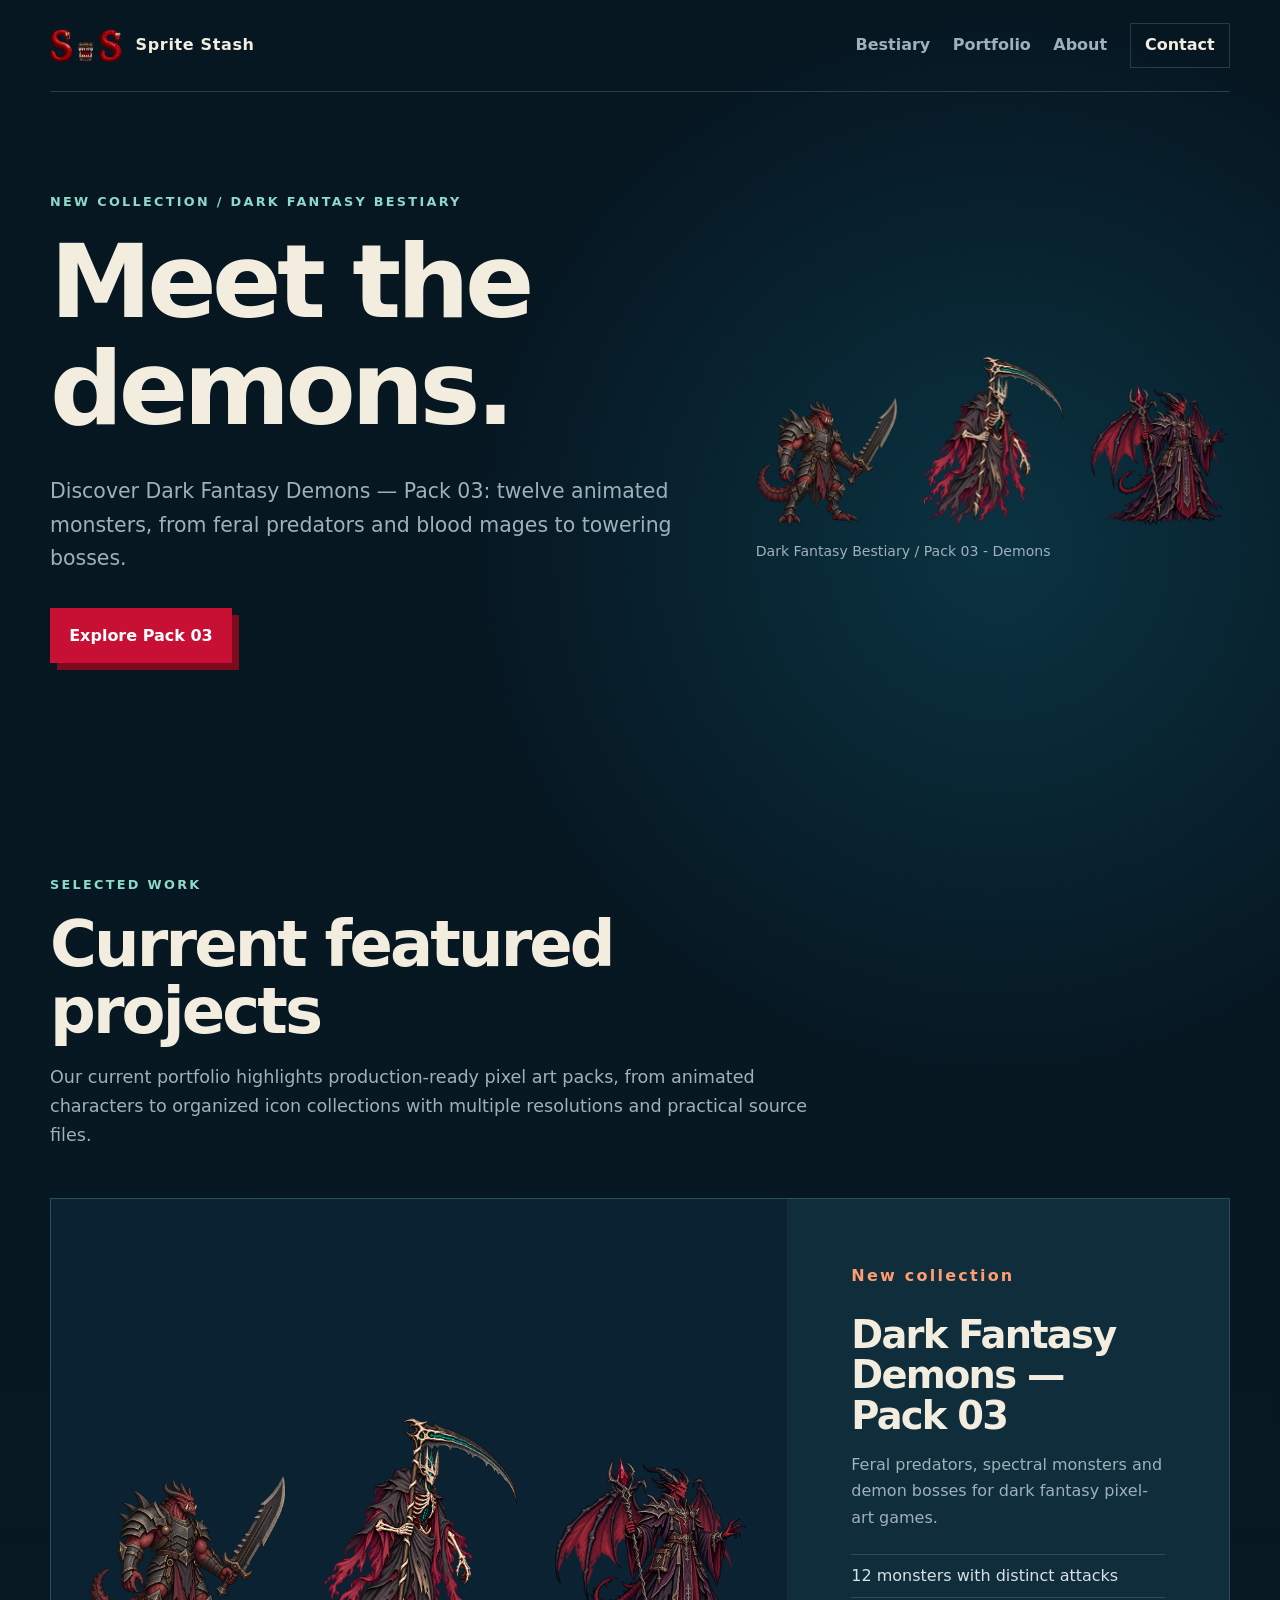
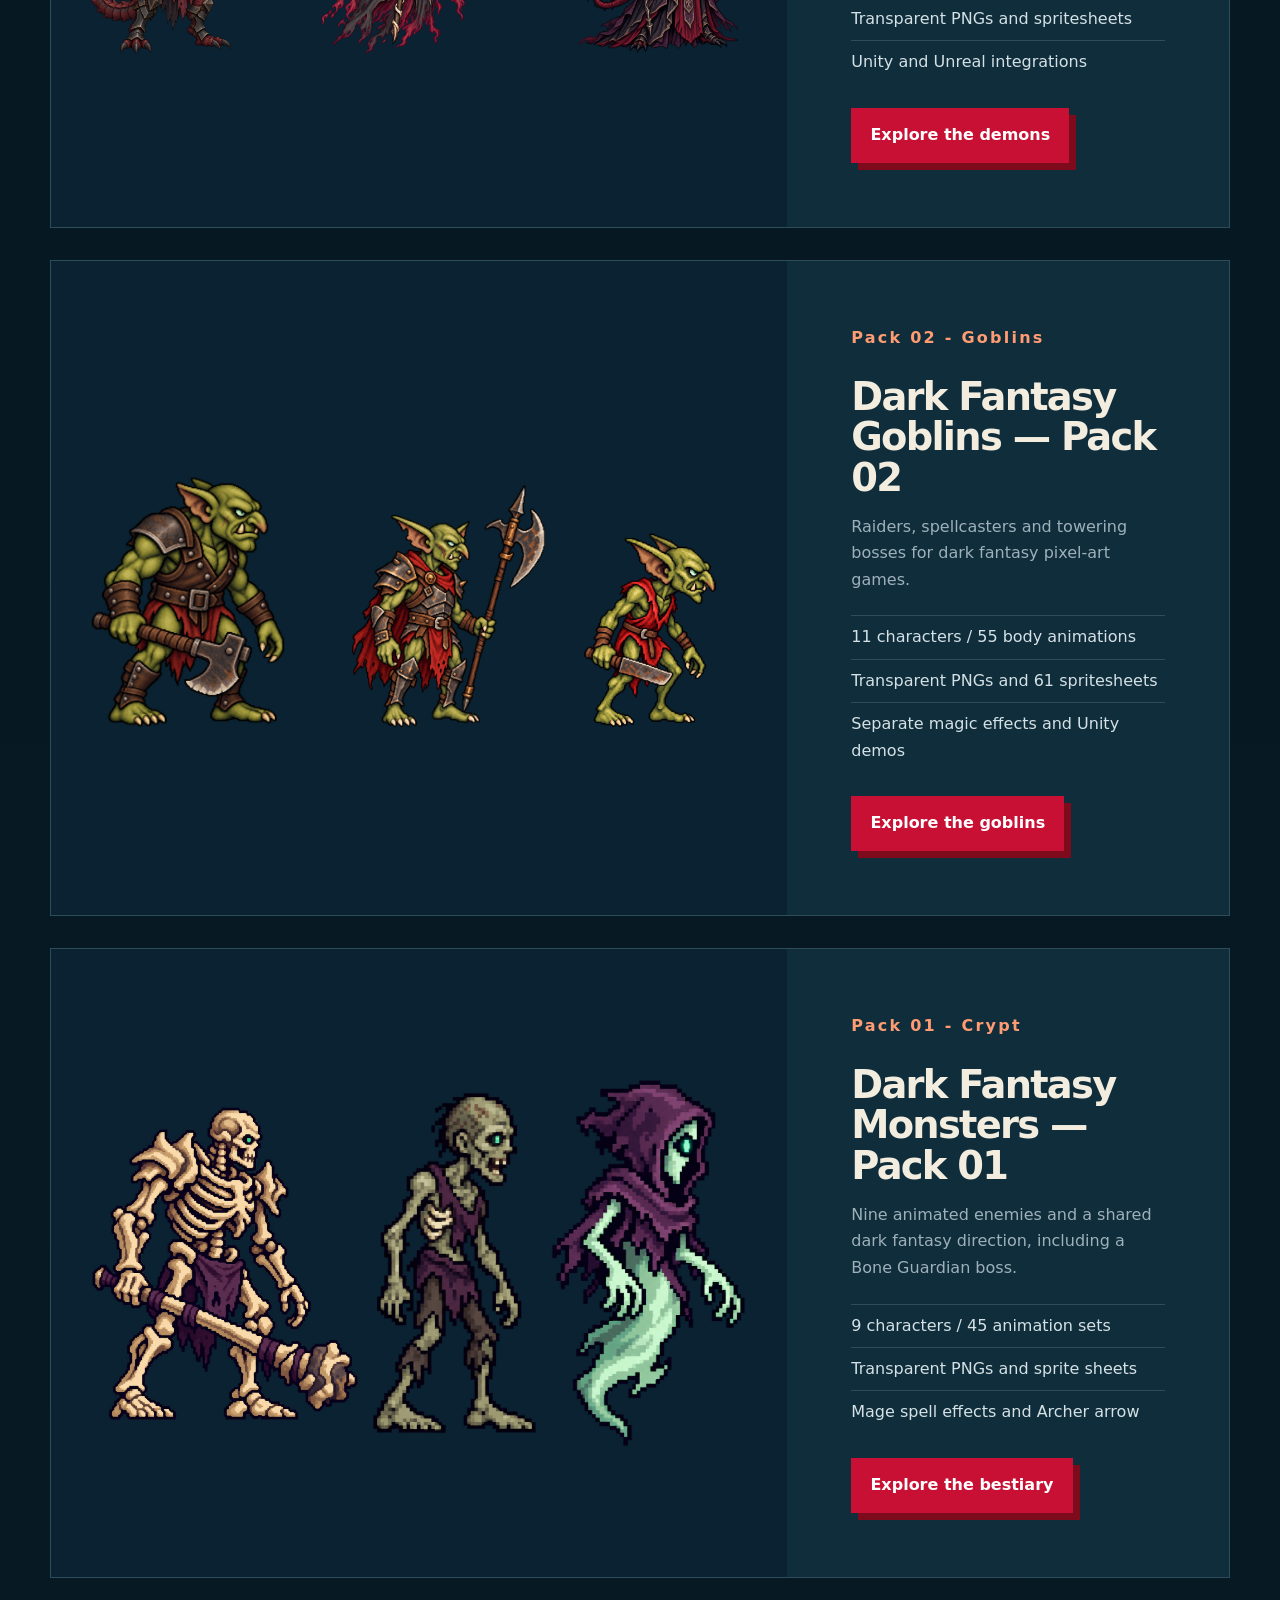
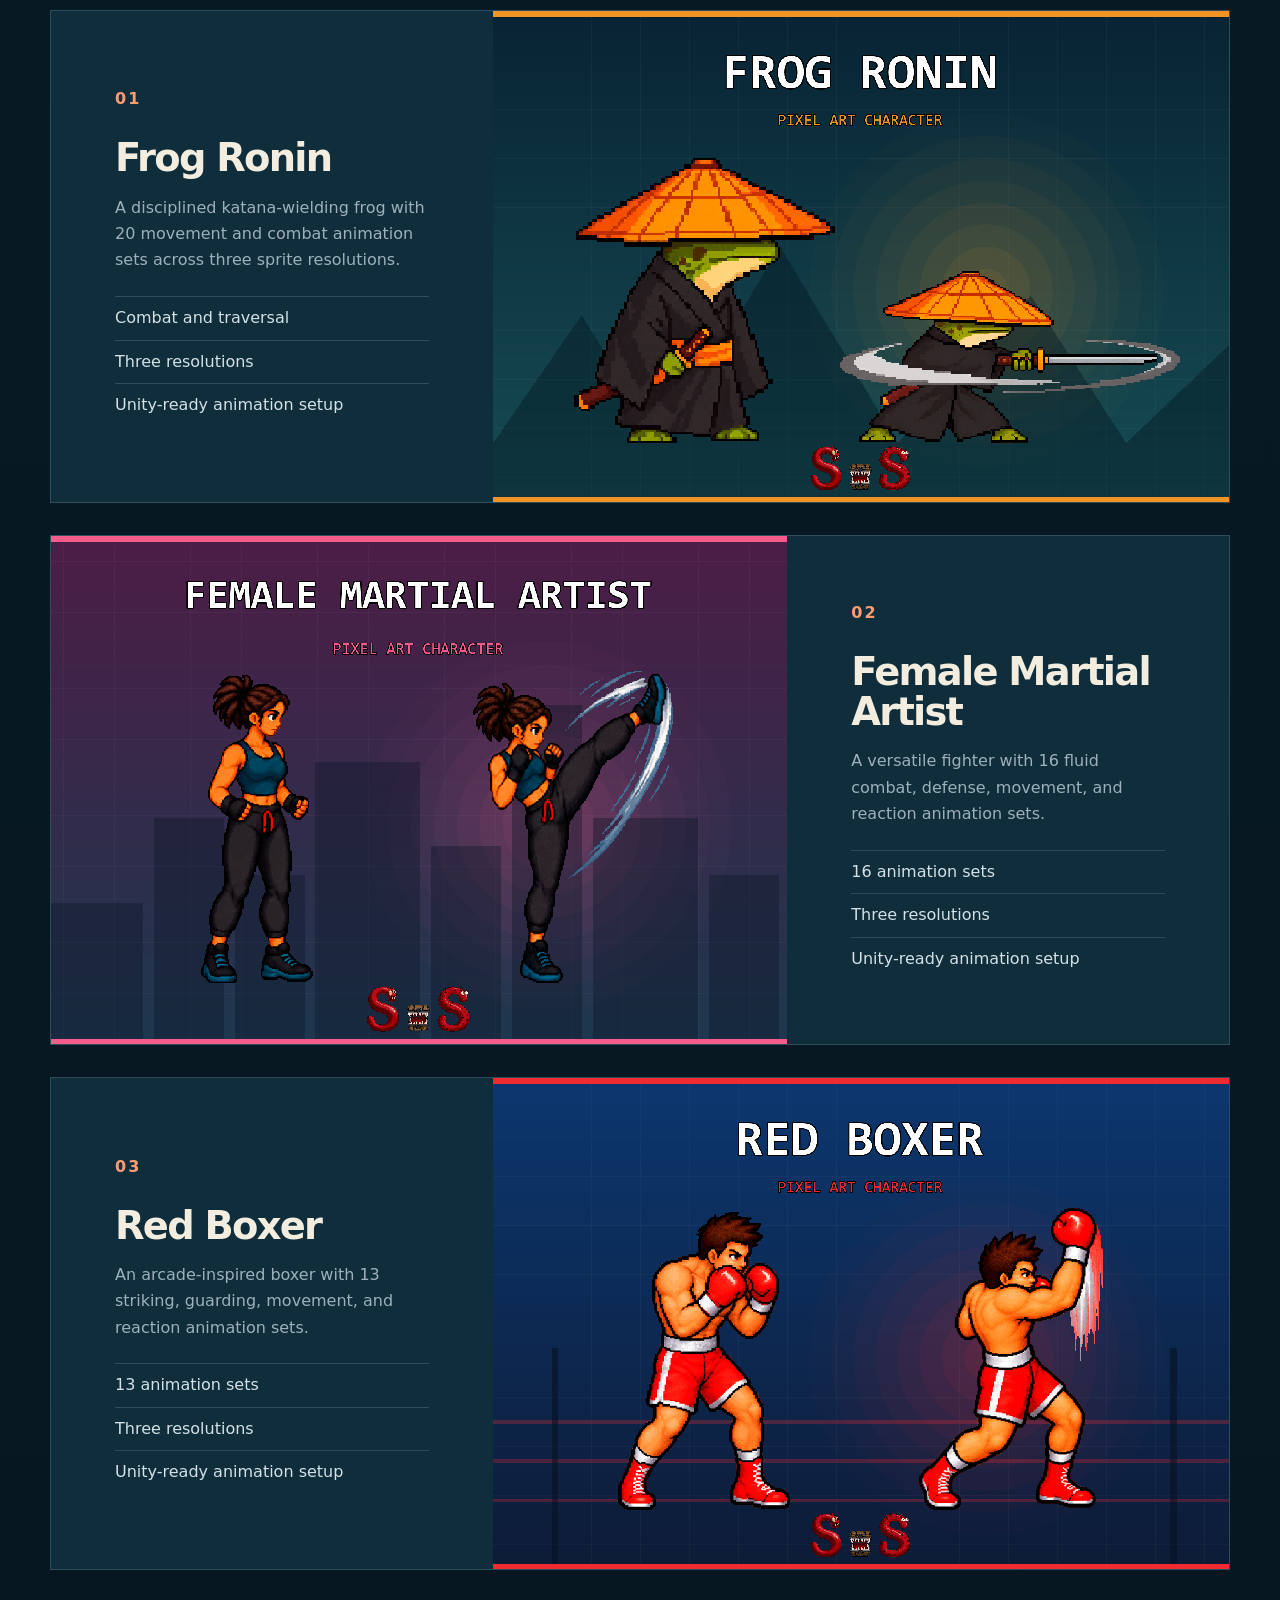
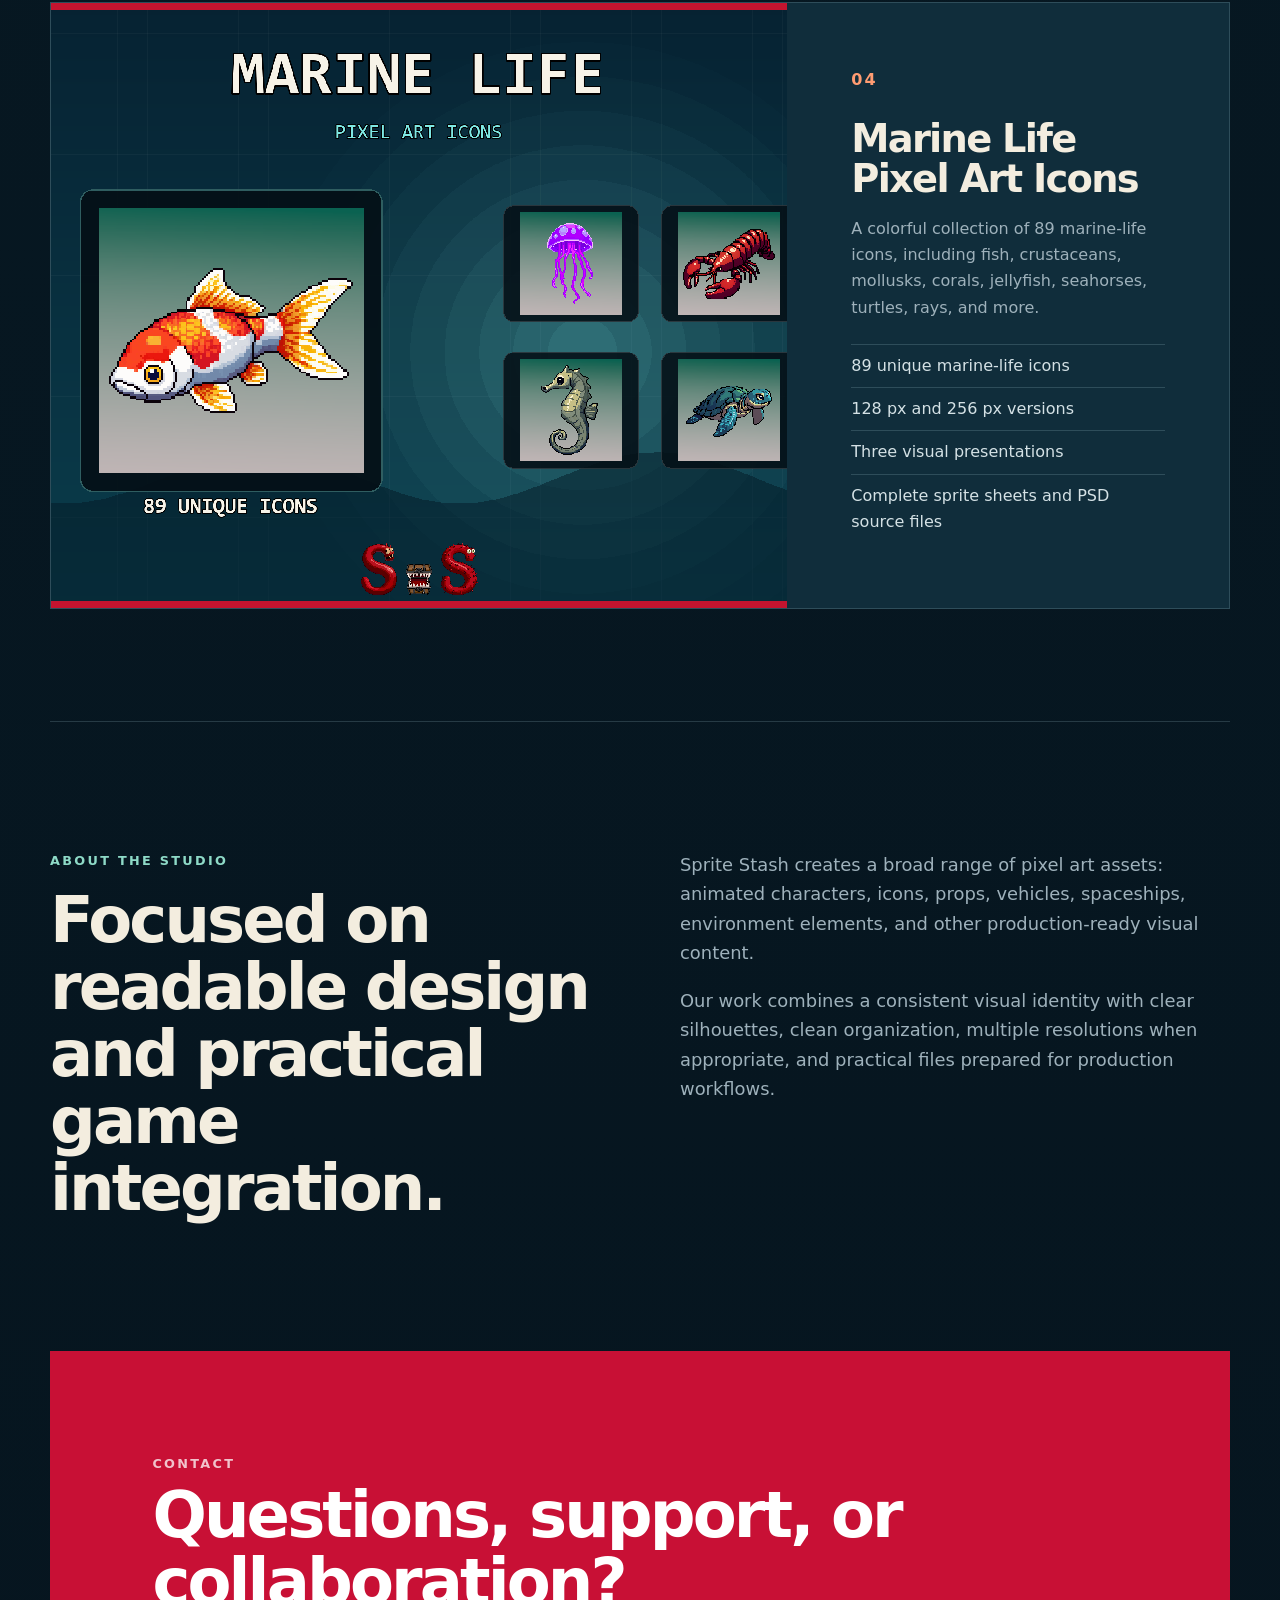
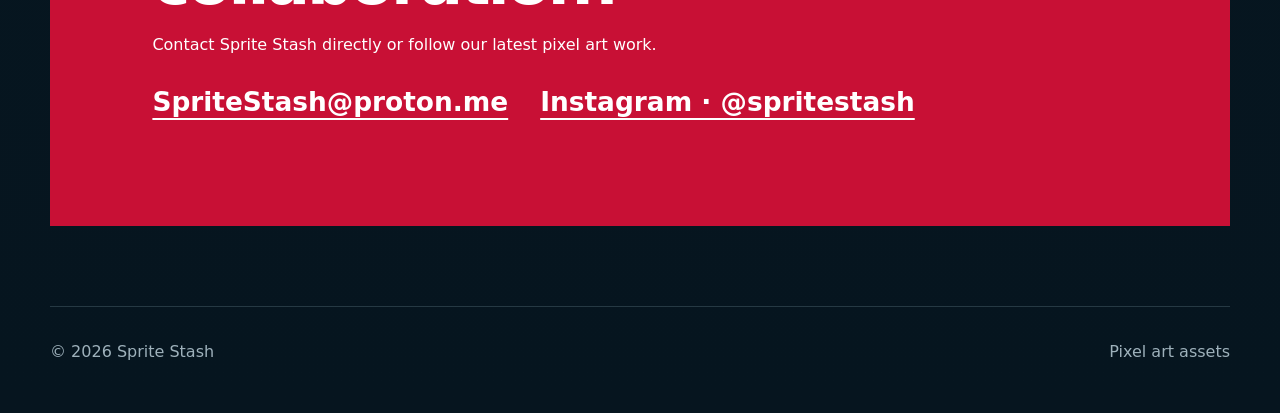
<file: index.html>
<!doctype html>
<html lang="en">
<head>
  <meta charset="utf-8">
  <meta name="viewport" content="width=device-width, initial-scale=1">
  <meta name="description" content="Sprite Stash creates pixel art assets, including characters, icons, props, vehicles, spaceships, environments, and animation.">
  <meta name="theme-color" content="#071a27">
  <title>Sprite Stash — Pixel Art Assets</title>
  <link rel="icon" type="image/svg+xml" href="data:image/svg+xml,%3Csvg xmlns='http://www.w3.org/2000/svg' viewBox='0 0 64 64'%3E%3Crect width='64' height='64' rx='10' fill='%23071a27'/%3E%3Cpath d='M14 17h32v8H22v7h20v8H22v7h24v8H14z' fill='%23ff4d63'/%3E%3C/svg%3E">
  <link rel="stylesheet" href="styles.css?v=3">
  <link rel="stylesheet" href="bestiary.css?v=4">
<link rel="stylesheet" href="goblins.css?v=16"><link rel="stylesheet" href="demons.css?v=3"><link rel="stylesheet" href="artwork-guard.css?v=2"><script src="artwork-guard.js" defer></script></head>
<body>
  <header class="site-header">
    <a class="brand" href="#top" aria-label="Sprite Stash home">
      <img src="assets/spritestash-logo.png" alt="Sprite Stash logo">
      <span>Sprite Stash</span>
    </a>
    <nav aria-label="Main navigation">
      <a href="dark-fantasy-demons-pack-03.html">Bestiary</a>
      <a href="#work">Portfolio</a>
      <a href="#about">About</a>
      <a class="contact-link" href="#contact">Contact</a>
    </nav>
  </header>

  <main id="top">
    <section class="hero" aria-labelledby="hero-title">
      <div class="hero-copy"><p class="eyebrow">New collection / Dark Fantasy Bestiary</p><h1 id="hero-title">Meet the demons.</h1><p class="hero-text">Discover Dark Fantasy Demons — Pack 03: twelve animated monsters, from feral predators and blood mages to towering bosses.</p><a class="button" href="dark-fantasy-demons-pack-03.html">Explore Pack 03</a></div>
      <div class="bestiary-hero-media"><a class="crypta-cover demons-cover-trio demons-hero-cover" href="dark-fantasy-demons-pack-03.html" aria-label="Explore Demons Pack 03"><img src="assets/bestiary-pack-03/demon-warlord.webp?v=60c19ec48199" alt="Demon Warlord artwork" width="1295" height="1172" fetchpriority="high"><img src="assets/bestiary-pack-03/wraith-reaper.webp?v=86c5755ba222" alt="Wraith Reaper artwork" width="1144" height="1367" fetchpriority="high"><img src="assets/bestiary-pack-03/demon-archmage.webp?v=f93fd41ef97b" alt="Demon Archmage artwork" width="1248" height="1247" fetchpriority="high"></a><p class="media-note">Dark Fantasy Bestiary / Pack 03 - Demons</p></div>
    </section>

    <section class="portfolio" id="work" aria-labelledby="portfolio-title">
      <div class="section-heading">
        <p class="eyebrow">Selected work</p>
        <h2 id="portfolio-title">Current featured projects</h2>
        <p>Our current portfolio highlights production-ready pixel art packs, from animated characters to organized icon collections with multiple resolutions and practical source files.</p>
      </div>

      <div class="project-grid">
<article class="project-card demons-project-card"><a class="crypta-cover demons-cover-trio " href="dark-fantasy-demons-pack-03.html" aria-label="Explore Demons Pack 03"><img src="assets/bestiary-pack-03/demon-warlord.webp?v=60c19ec48199" alt="Demon Warlord artwork" width="1295" height="1172" loading="lazy"><img src="assets/bestiary-pack-03/wraith-reaper.webp?v=86c5755ba222" alt="Wraith Reaper artwork" width="1144" height="1367" loading="lazy"><img src="assets/bestiary-pack-03/demon-archmage.webp?v=f93fd41ef97b" alt="Demon Archmage artwork" width="1248" height="1247" loading="lazy"></a><div class="project-copy"><p class="project-number">New collection</p><h3>Dark Fantasy Demons — Pack 03</h3><p>Feral predators, spectral monsters and demon bosses for dark fantasy pixel-art games.</p><ul aria-label="Demons collection features"><li>12 monsters with distinct attacks</li><li>Transparent PNGs and spritesheets</li><li>Unity and Unreal integrations</li></ul><a class="button project-button" href="dark-fantasy-demons-pack-03.html">Explore the demons</a></div></article>
<article class="project-card goblins-project-card"><a class="crypta-cover goblins-cover-trio" href="dark-fantasy-goblins-pack-02.html" aria-label="Explore Goblins Pack 02"><img src="assets/bestiary-pack-02/hobgoblin-brute.webp?art=original-v1" width="856" height="1097" alt="Hobgoblin Brute character artwork" loading="lazy"><img src="assets/bestiary-pack-02/goblin-warlord.webp?art=original-v1" width="956" height="1187" alt="Goblin Warlord character artwork" loading="lazy"><img src="assets/bestiary-pack-02/goblin-raider-two-ears.webp?art=original-v1" width="761" height="1108" alt="Goblin Raider cover artwork" loading="lazy"></a><div class="project-copy"><p class="project-number">Pack 02 - Goblins</p><h3>Dark Fantasy Goblins — Pack 02</h3><p>Raiders, spellcasters and towering bosses for dark fantasy pixel-art games.</p><ul aria-label="Goblin pack features"><li>11 characters / 55 body animations</li><li>Transparent PNGs and 61 spritesheets</li><li>Separate magic effects and Unity demos</li></ul><a class="button project-button" href="dark-fantasy-goblins-pack-02.html">Explore the goblins</a></div></article>
<article class="project-card crypta-project-card"><div class="crypta-cover" role="group" aria-label="Crypta character artwork"><img src="assets/bestiary-pack-01/single-preview/bone-guardian-artwork.webp?art=original-v1" alt="Bone Guardian" width="928" height="1091" loading="lazy"><img src="assets/bestiary-pack-01/single-preview/zombie-artwork.webp?art=original-v1" alt="Zombie" width="476" height="970" loading="lazy"><img src="assets/bestiary-pack-01/single-preview/ghost-artwork.webp?art=original-v1" alt="Ghost" width="534" height="991" loading="lazy"></div><div class="project-copy"><p class="project-number">Pack 01 - Crypt</p><h3>Dark Fantasy Monsters — Pack 01</h3><p>Nine animated enemies and a shared dark fantasy direction, including a Bone Guardian boss.</p><ul aria-label="Monster pack features"><li>9 characters / 45 animation sets</li><li>Transparent PNGs and sprite sheets</li><li>Mage spell effects and Archer arrow</li></ul><a class="button project-button" href="dark-fantasy-monsters-pack-01.html">Explore the bestiary</a></div></article>
        <article class="project-card">
          <img src="assets/frog-ronin-cover.png" alt="Frog Ronin pixel art character and katana attack animation" loading="lazy">
          <div class="project-copy">
            <p class="project-number">01</p>
            <h3>Frog Ronin</h3>
            <p>A disciplined katana-wielding frog with 20 movement and combat animation sets across three sprite resolutions.</p>
            <ul aria-label="Frog Ronin features">
              <li>Combat and traversal</li>
              <li>Three resolutions</li>
              <li>Unity-ready animation setup</li>
            </ul>
          </div>
        </article>

        <article class="project-card">
          <img src="assets/female-martial-artist-cover.png" alt="Female Martial Artist pixel art character performing combat moves" loading="lazy">
          <div class="project-copy">
            <p class="project-number">02</p>
            <h3>Female Martial Artist</h3>
            <p>A versatile fighter with 16 fluid combat, defense, movement, and reaction animation sets.</p>
            <ul aria-label="Female Martial Artist features">
              <li>16 animation sets</li>
              <li>Three resolutions</li>
              <li>Unity-ready animation setup</li>
            </ul>
          </div>
        </article>

        <article class="project-card">
          <img src="assets/red-boxer-cover.png" alt="Red Boxer pixel art character demonstrating boxing moves" loading="lazy">
          <div class="project-copy">
            <p class="project-number">03</p>
            <h3>Red Boxer</h3>
            <p>An arcade-inspired boxer with 13 striking, guarding, movement, and reaction animation sets.</p>
            <ul aria-label="Red Boxer features">
              <li>13 animation sets</li>
              <li>Three resolutions</li>
              <li>Unity-ready animation setup</li>
            </ul>
          </div>
        </article>

        <article class="project-card">
          <img src="assets/marine-life-pixel-art-icons-cover.png" alt="Marine Life Pixel Art Icons featuring a koi fish and assorted sea creatures" loading="lazy">
          <div class="project-copy">
            <p class="project-number">04</p>
            <h3>Marine Life Pixel Art Icons</h3>
            <p>A colorful collection of 89 marine-life icons, including fish, crustaceans, mollusks, corals, jellyfish, seahorses, turtles, rays, and more.</p>
            <ul aria-label="Marine Life Pixel Art Icons features">
              <li>89 unique marine-life icons</li>
              <li>128 px and 256 px versions</li>
              <li>Three visual presentations</li>
              <li>Complete sprite sheets and PSD source files</li>
            </ul>
          </div>
        </article>
      </div>
    </section>

    <section class="about" id="about" aria-labelledby="about-title">
      <div>
        <p class="eyebrow">About the studio</p>
        <h2 id="about-title">Focused on readable design and practical game integration.</h2>
      </div>
      <div class="about-copy">
        <p>Sprite Stash creates a broad range of pixel art assets: animated characters, icons, props, vehicles, spaceships, environment elements, and other production-ready visual content.</p>
        <p>Our work combines a consistent visual identity with clear silhouettes, clean organization, multiple resolutions when appropriate, and practical files prepared for production workflows.</p>
      </div>
    </section>

    <section class="contact" id="contact" aria-labelledby="contact-title">
      <p class="eyebrow">Contact</p>
      <h2 id="contact-title">Questions, support, or collaboration?</h2>
      <p>Contact Sprite Stash directly or follow our latest pixel art work.</p>
      <div class="contact-options">
        <a href="mailto:SpriteStash@proton.me">SpriteStash@proton.me</a>
        <a href="https://www.instagram.com/spritestash/" target="_blank" rel="noopener noreferrer">Instagram · @spritestash</a>
      </div>
    </section>
  </main>

  <footer>
    <span>© <span id="year">2026</span> Sprite Stash</span>
    <span>Pixel art assets</span>
  </footer>
  <script>document.getElementById('year').textContent = new Date().getFullYear();</script>
</body>
</html>
</file>
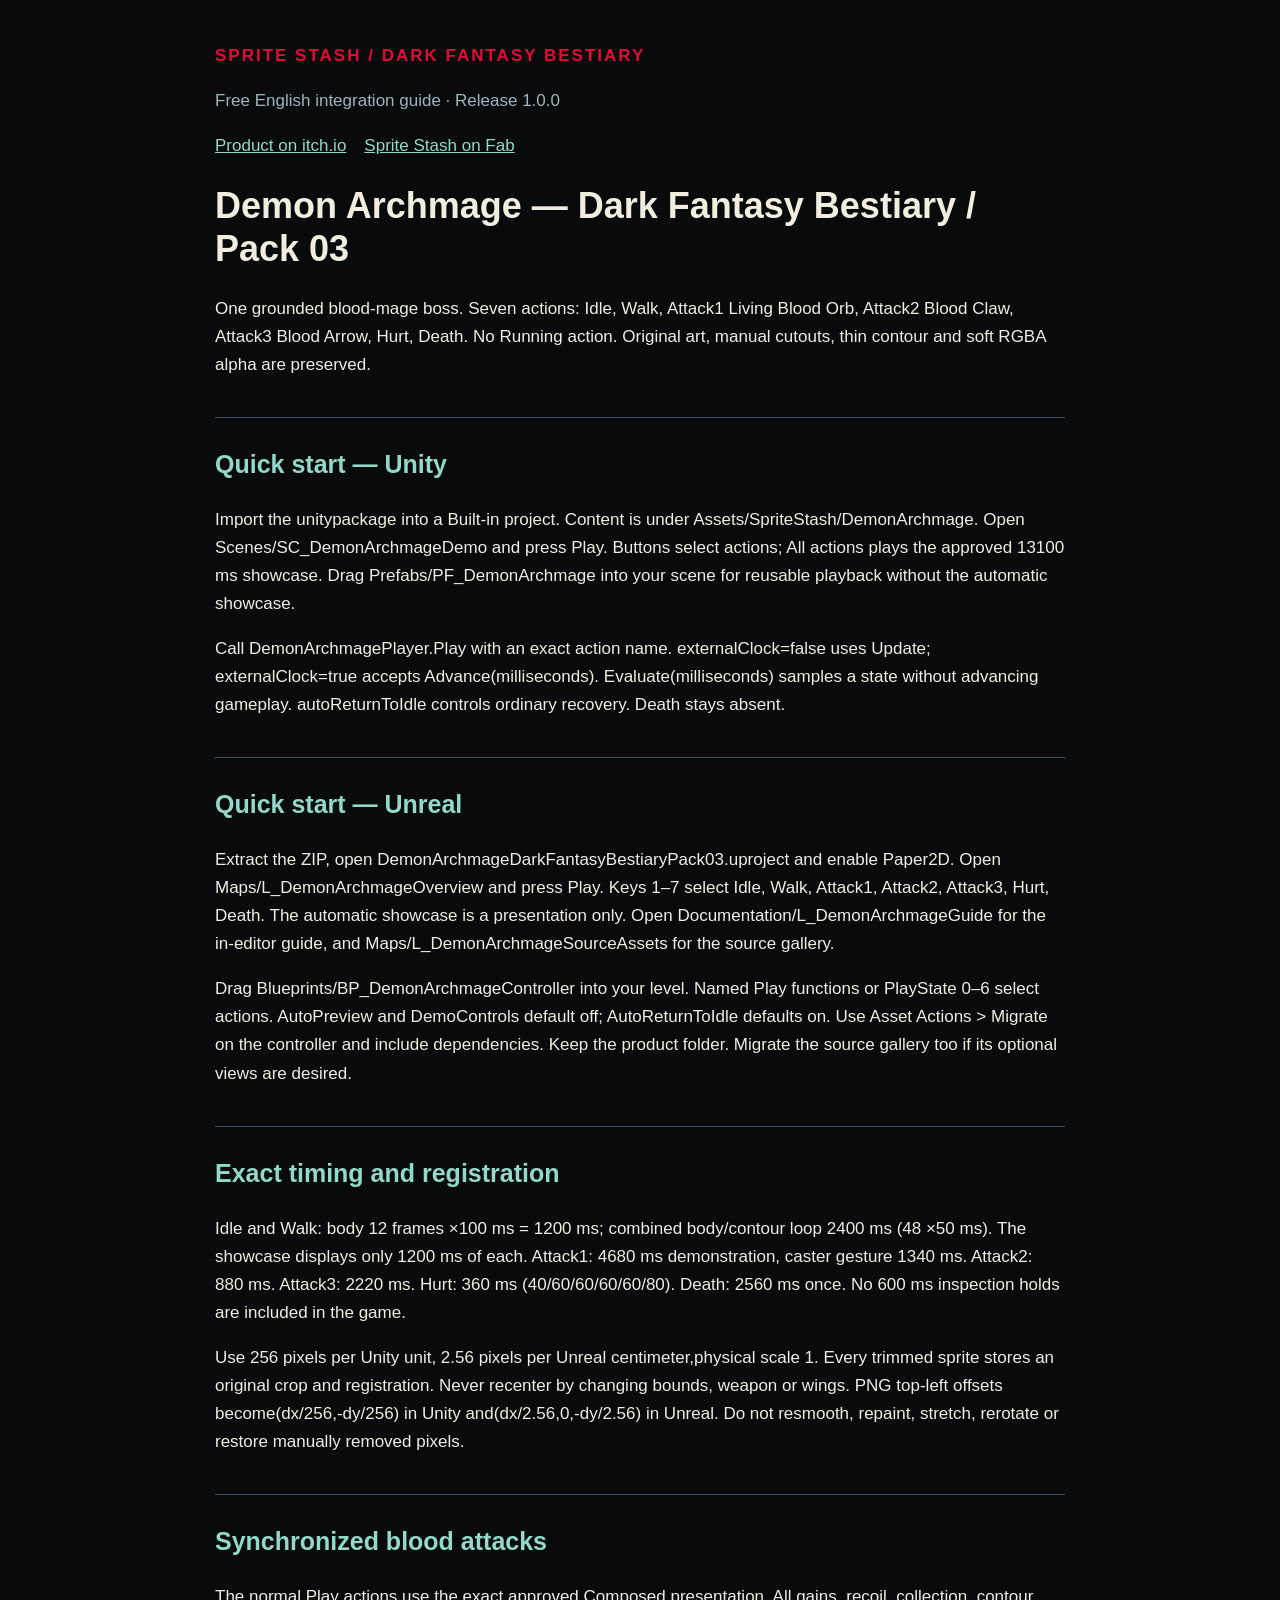
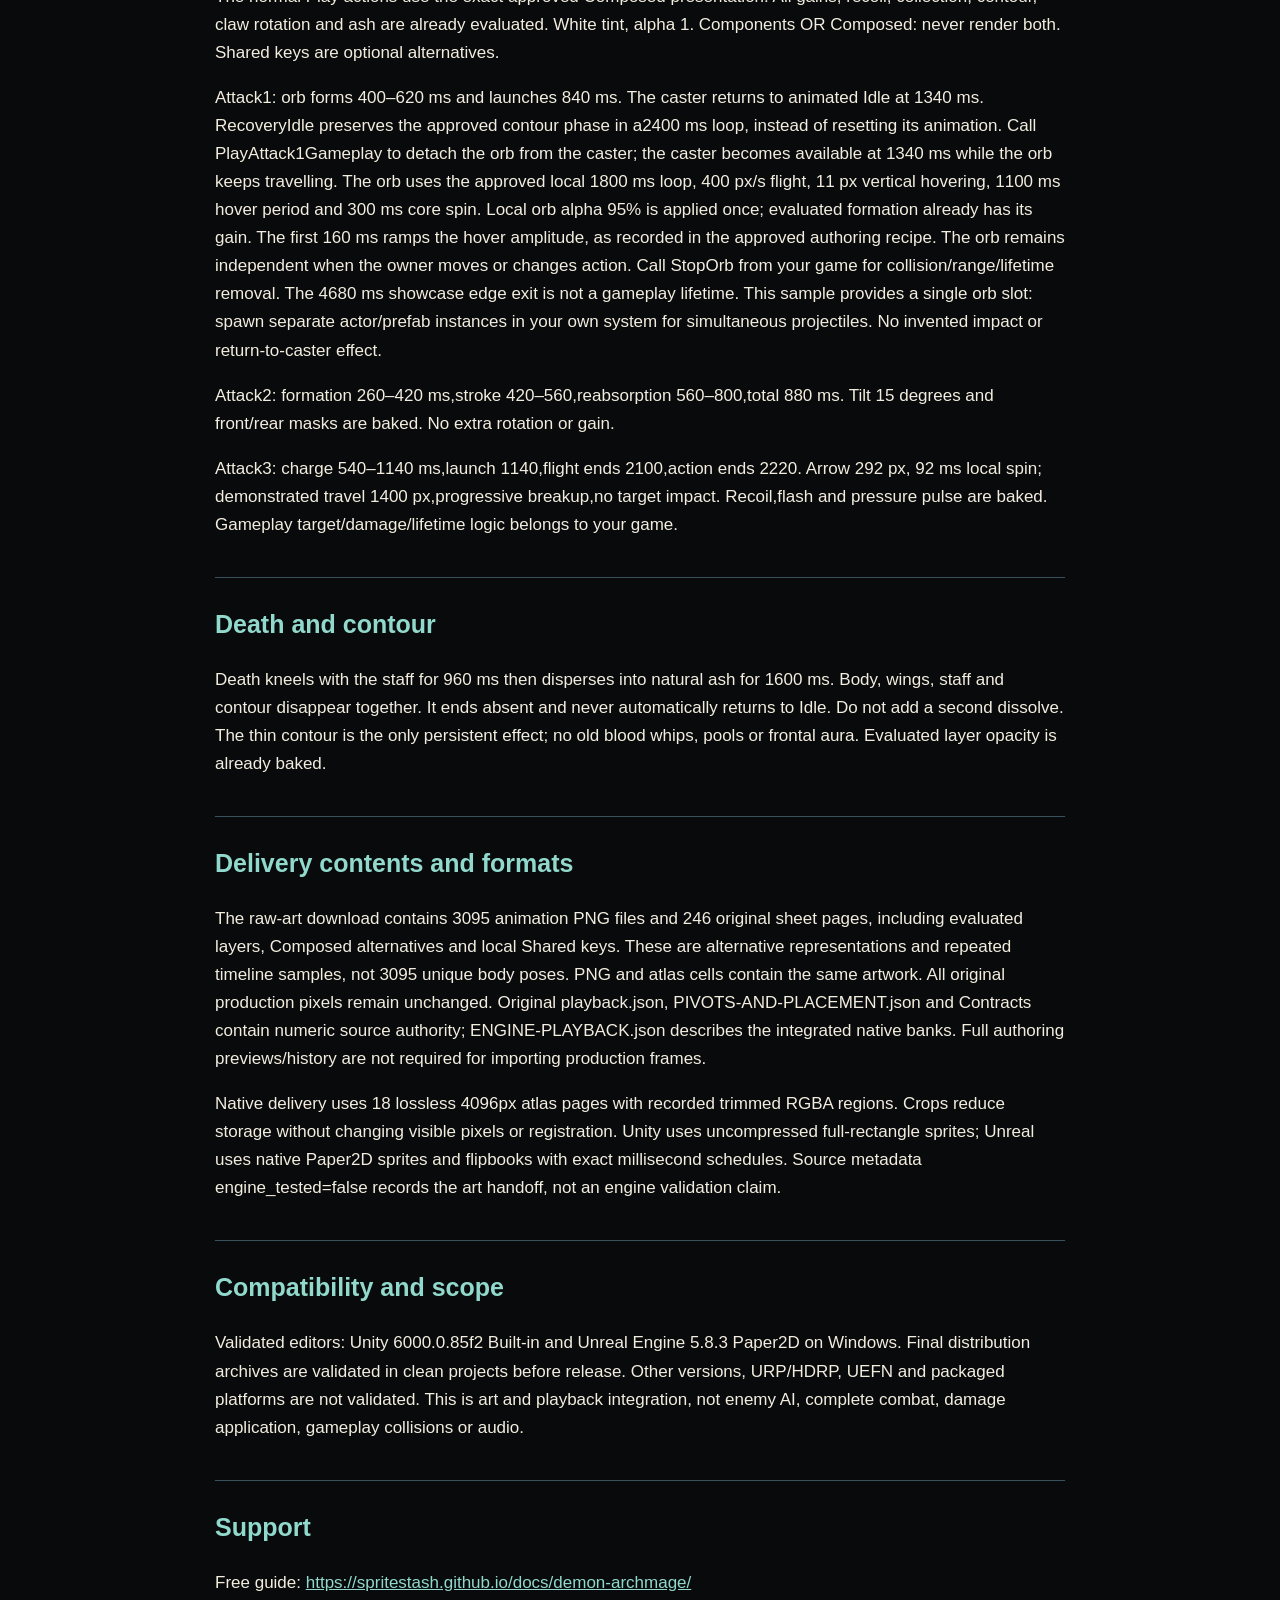
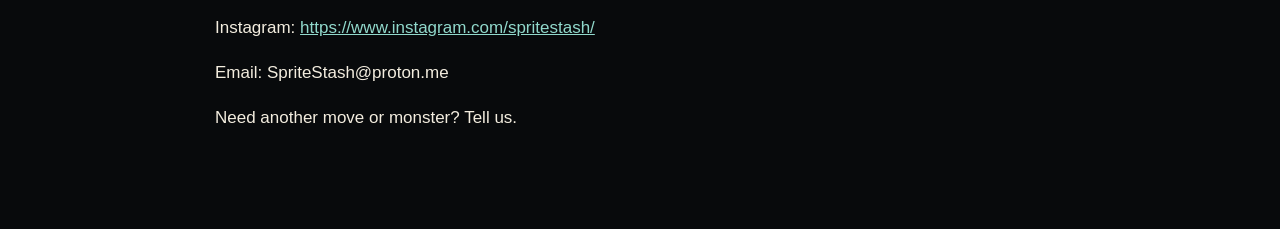
<file: docs/demon-archmage/index.html>
<!doctype html><html lang="en"><head><meta charset="utf-8"><meta name="viewport" content="width=device-width,initial-scale=1"><title>Demon Archmage — Integration Guide | Sprite Stash</title><style>body{margin:0;background:#080a0c;color:#f3eddf;font:17px/1.65 Arial,sans-serif}main{max-width:850px;margin:auto;padding:42px 24px 80px}a{color:#91d9cc;overflow-wrap:anywhere}h1{font-size:36px;line-height:1.2}h2{border-top:1px solid #39515b;padding-top:26px;margin-top:38px;color:#91d9cc;font-size:25px}p,li{overflow-wrap:anywhere}.brand{color:#e30b36;letter-spacing:2px;font-weight:bold}.version{color:#9cb5bf}nav{display:flex;flex-wrap:wrap;gap:18px}</style></head><body><main><div class="brand">SPRITE STASH / DARK FANTASY BESTIARY</div><p class="version">Free English integration guide · Release 1.0.0</p><nav><a href="https://spritestash.itch.io/demon-archmage">Product on itch.io</a><a href="https://www.fab.com/sellers/SpriteStash">Sprite Stash on Fab</a></nav><h1>Demon Archmage — Dark Fantasy Bestiary / Pack 03</h1><p>One grounded blood-mage boss. Seven actions: Idle, Walk, Attack1 Living Blood Orb, Attack2 Blood Claw, Attack3 Blood Arrow, Hurt, Death. No Running action. Original art, manual cutouts, thin contour and soft RGBA alpha are preserved.</p><h2>Quick start — Unity</h2><p>Import the unitypackage into a Built-in project. Content is under Assets/SpriteStash/DemonArchmage. Open Scenes/SC_DemonArchmageDemo and press Play. Buttons select actions; All actions plays the approved 13100 ms showcase. Drag Prefabs/PF_DemonArchmage into your scene for reusable playback without the automatic showcase.</p><p>Call DemonArchmagePlayer.Play with an exact action name. externalClock=false uses Update; externalClock=true accepts Advance(milliseconds). Evaluate(milliseconds) samples a state without advancing gameplay. autoReturnToIdle controls ordinary recovery. Death stays absent.</p><h2>Quick start — Unreal</h2><p>Extract the ZIP, open DemonArchmageDarkFantasyBestiaryPack03.uproject and enable Paper2D. Open Maps/L_DemonArchmageOverview and press Play. Keys 1–7 select Idle, Walk, Attack1, Attack2, Attack3, Hurt, Death. The automatic showcase is a presentation only. Open Documentation/L_DemonArchmageGuide for the in-editor guide, and Maps/L_DemonArchmageSourceAssets for the source gallery.</p><p>Drag Blueprints/BP_DemonArchmageController into your level. Named Play functions or PlayState 0–6 select actions. AutoPreview and DemoControls default off; AutoReturnToIdle defaults on. Use Asset Actions &gt; Migrate on the controller and include dependencies. Keep the product folder. Migrate the source gallery too if its optional views are desired.</p><h2>Exact timing and registration</h2><p>Idle and Walk: body 12 frames ×100 ms = 1200 ms; combined body/contour loop 2400 ms (48 ×50 ms). The showcase displays only 1200 ms of each. Attack1: 4680 ms demonstration, caster gesture 1340 ms. Attack2: 880 ms. Attack3: 2220 ms. Hurt: 360 ms (40/60/60/60/60/80). Death: 2560 ms once. No 600 ms inspection holds are included in the game.</p><p>Use 256 pixels per Unity unit, 2.56 pixels per Unreal centimeter,physical scale 1. Every trimmed sprite stores an original crop and registration. Never recenter by changing bounds, weapon or wings. PNG top-left offsets become(dx/256,-dy/256) in Unity and(dx/2.56,0,-dy/2.56) in Unreal. Do not resmooth, repaint, stretch, rerotate or restore manually removed pixels.</p><h2>Synchronized blood attacks</h2><p>The normal Play actions use the exact approved Composed presentation. All gains, recoil, collection, contour, claw rotation and ash are already evaluated. White tint, alpha 1. Components OR Composed: never render both. Shared keys are optional alternatives.</p><p>Attack1: orb forms 400–620 ms and launches 840 ms. The caster returns to animated Idle at 1340 ms. RecoveryIdle preserves the approved contour phase in a2400 ms loop, instead of resetting its animation. Call PlayAttack1Gameplay to detach the orb from the caster; the caster becomes available at 1340 ms while the orb keeps travelling. The orb uses the approved local 1800 ms loop, 400 px/s flight, 11 px vertical hovering, 1100 ms hover period and 300 ms core spin. Local orb alpha 95% is applied once; evaluated formation already has its gain. The first 160 ms ramps the hover amplitude, as recorded in the approved authoring recipe. The orb remains independent when the owner moves or changes action. Call StopOrb from your game for collision/range/lifetime removal. The 4680 ms showcase edge exit is not a gameplay lifetime. This sample provides a single orb slot: spawn separate actor/prefab instances in your own system for simultaneous projectiles. No invented impact or return-to-caster effect.</p><p>Attack2: formation 260–420 ms,stroke 420–560,reabsorption 560–800,total 880 ms. Tilt 15 degrees and front/rear masks are baked. No extra rotation or gain.</p><p>Attack3: charge 540–1140 ms,launch 1140,flight ends 2100,action ends 2220. Arrow 292 px, 92 ms local spin; demonstrated travel 1400 px,progressive breakup,no target impact. Recoil,flash and pressure pulse are baked. Gameplay target/damage/lifetime logic belongs to your game.</p><h2>Death and contour</h2><p>Death kneels with the staff for 960 ms then disperses into natural ash for 1600 ms. Body, wings, staff and contour disappear together. It ends absent and never automatically returns to Idle. Do not add a second dissolve. The thin contour is the only persistent effect; no old blood whips, pools or frontal aura. Evaluated layer opacity is already baked.</p><h2>Delivery contents and formats</h2><p>The raw-art download contains 3095 animation PNG files and 246 original sheet pages, including evaluated layers, Composed alternatives and local Shared keys. These are alternative representations and repeated timeline samples, not 3095 unique body poses. PNG and atlas cells contain the same artwork. All original production pixels remain unchanged. Original playback.json, PIVOTS-AND-PLACEMENT.json and Contracts contain numeric source authority; ENGINE-PLAYBACK.json describes the integrated native banks. Full authoring previews/history are not required for importing production frames.</p><p>Native delivery uses 18 lossless 4096px atlas pages with recorded trimmed RGBA regions. Crops reduce storage without changing visible pixels or registration. Unity uses uncompressed full-rectangle sprites; Unreal uses native Paper2D sprites and flipbooks with exact millisecond schedules. Source metadata engine_tested=false records the art handoff, not an engine validation claim.</p><h2>Compatibility and scope</h2><p>Validated editors: Unity 6000.0.85f2 Built-in and Unreal Engine 5.8.3 Paper2D on Windows. Final distribution archives are validated in clean projects before release. Other versions, URP/HDRP, UEFN and packaged platforms are not validated. This is art and playback integration, not enemy AI, complete combat, damage application, gameplay collisions or audio.</p><h2>Support</h2><p>Free guide: <a href="https://spritestash.github.io/docs/demon-archmage/">https://spritestash.github.io/docs/demon-archmage/</a></p><p>Instagram: <a href="https://www.instagram.com/spritestash/">https://www.instagram.com/spritestash/</a></p><p>Email: SpriteStash@proton.me</p><p>Need another move or monster? Tell us.</p></main></body></html>
</file>
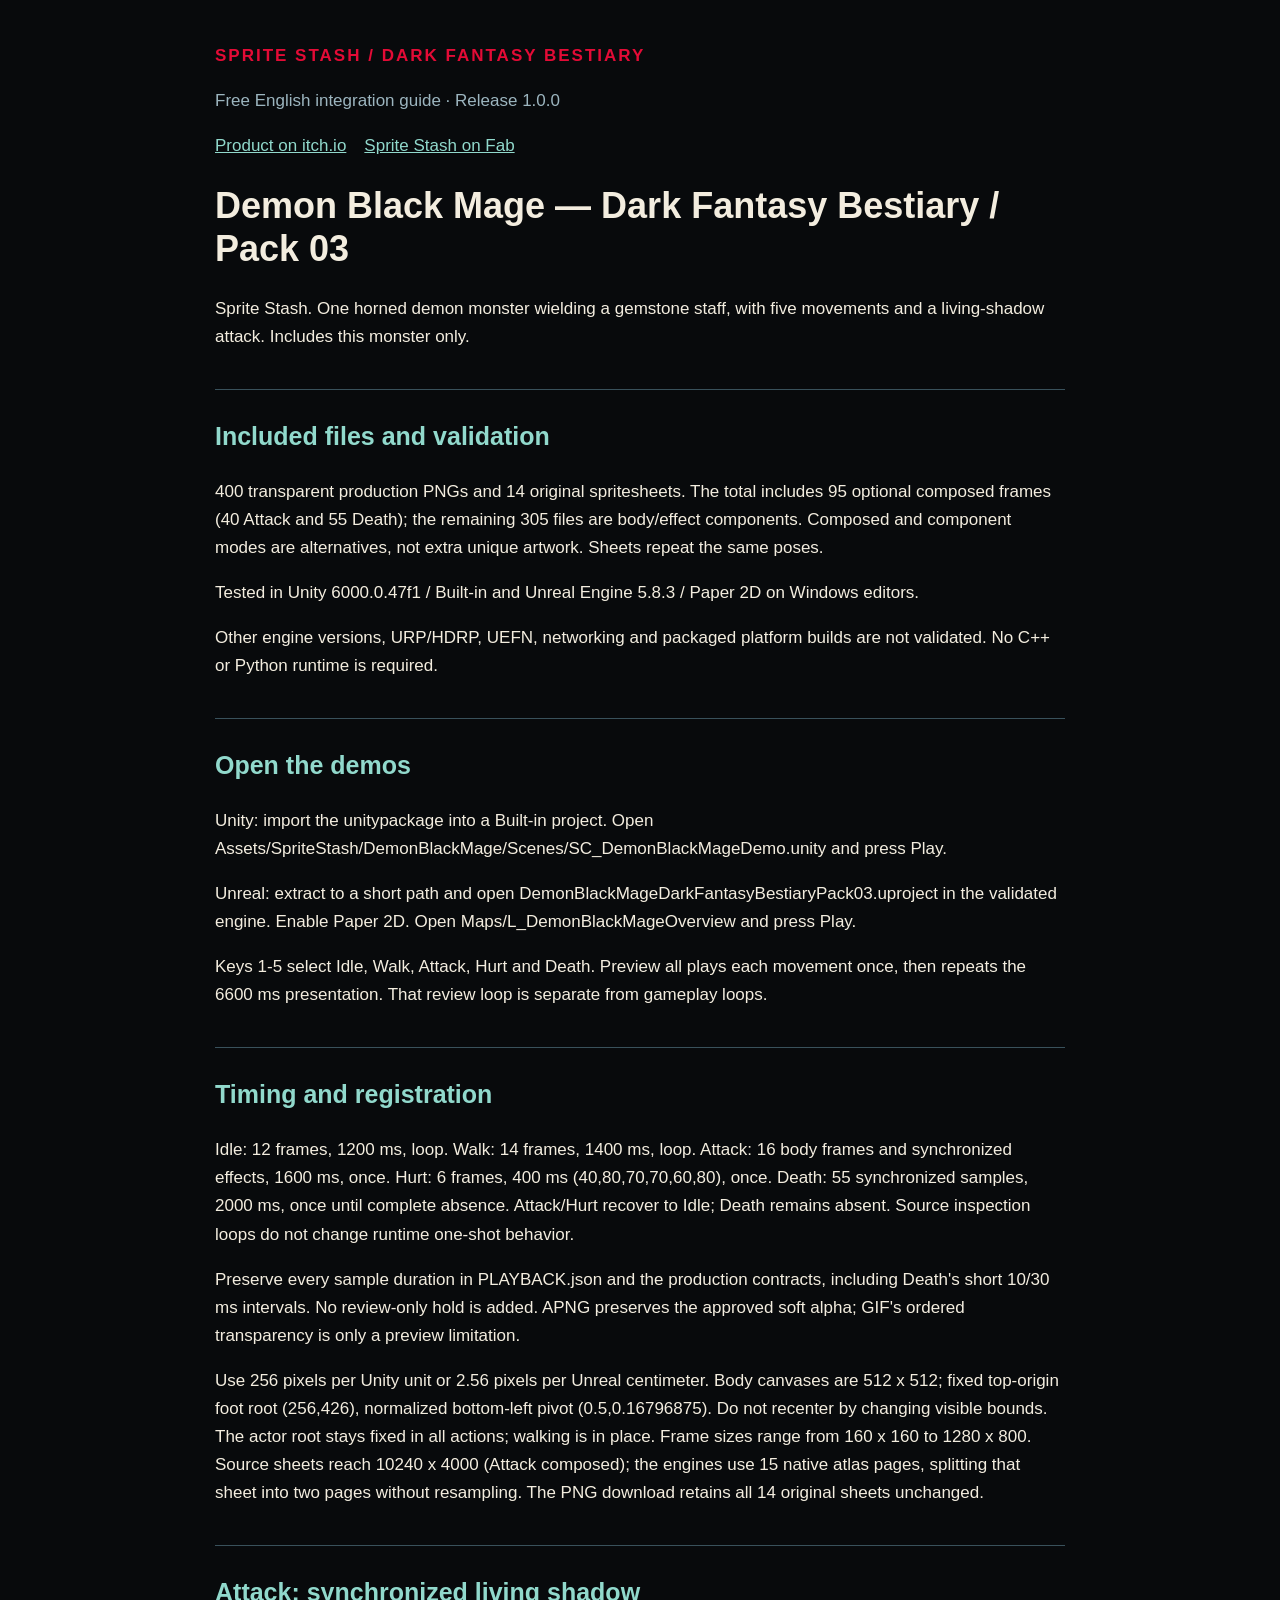
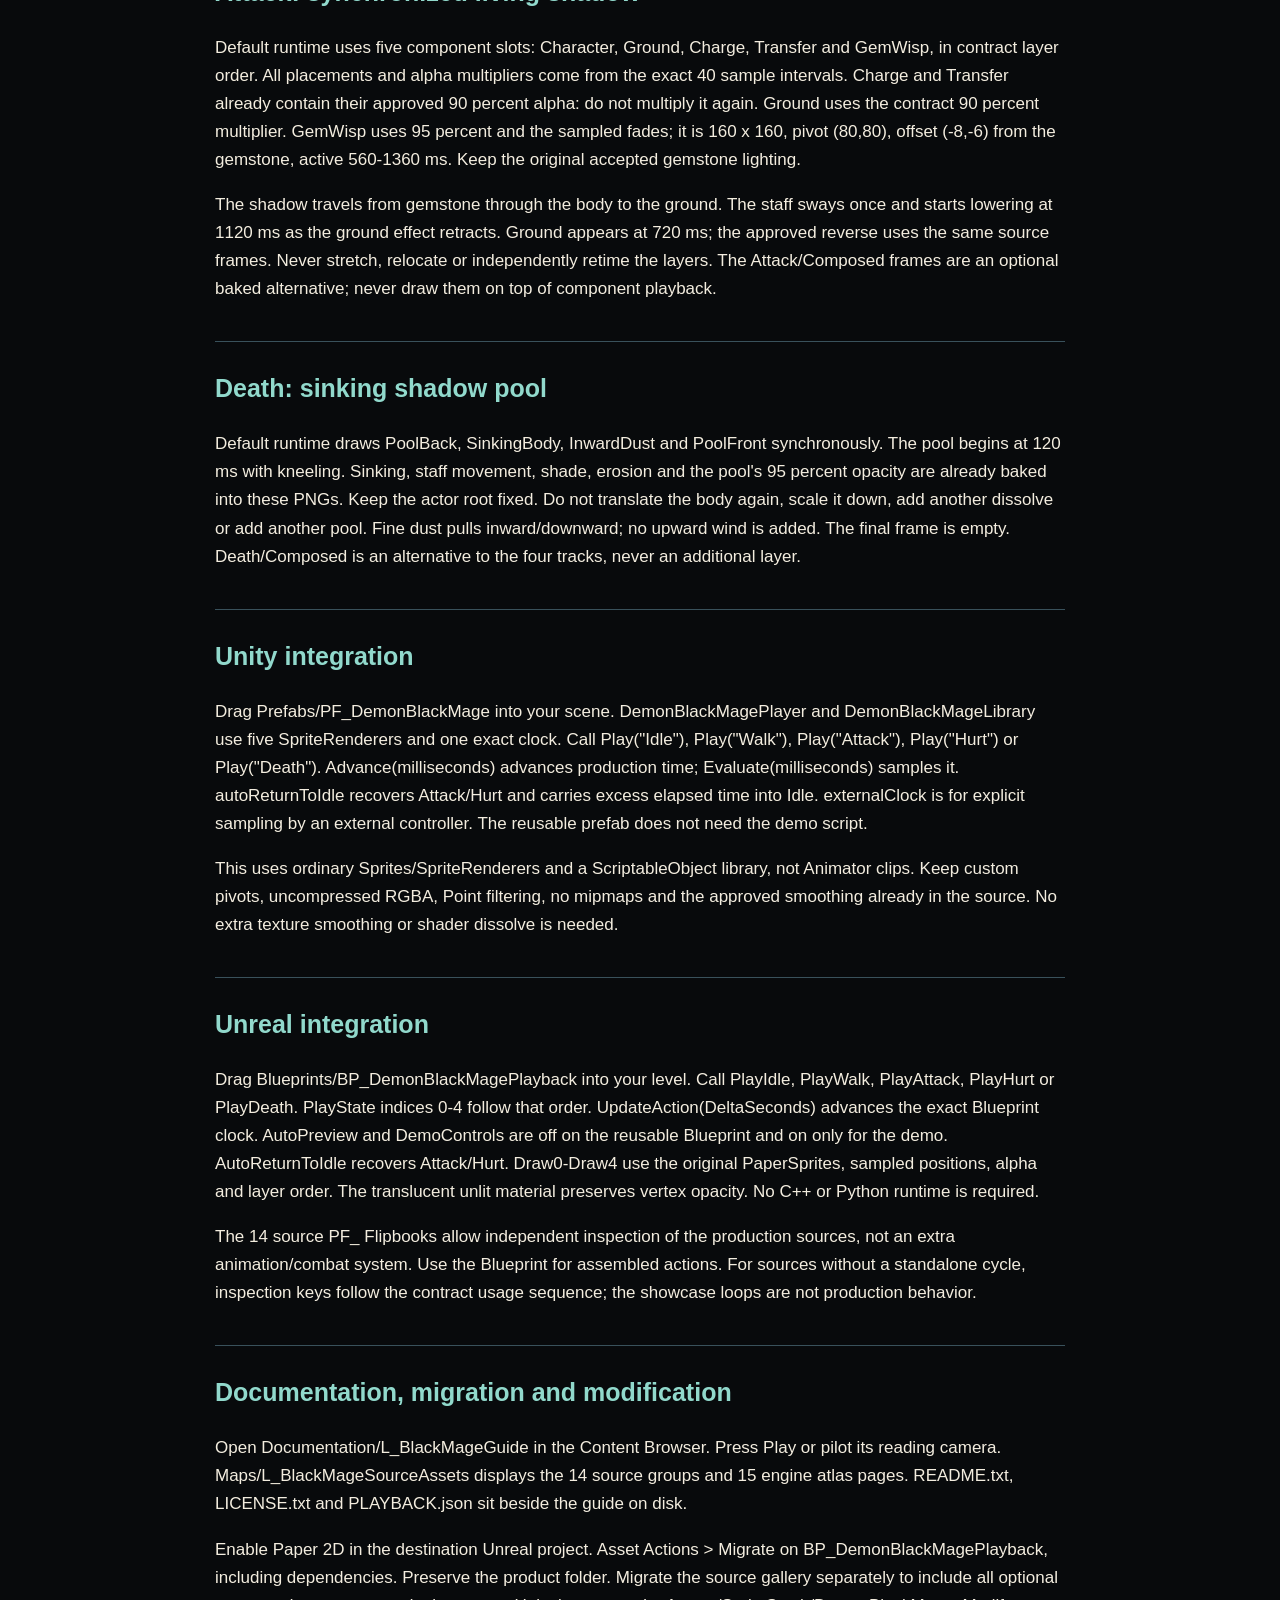
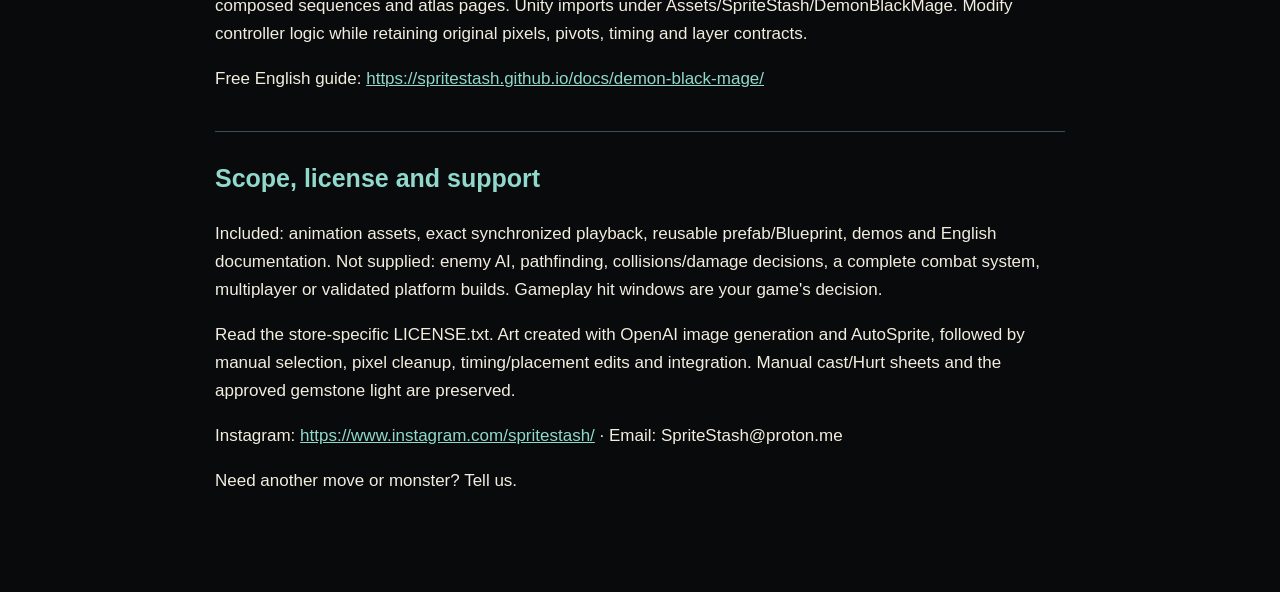
<file: docs/demon-black-mage/index.html>
<!doctype html><html lang="en"><head><meta charset="utf-8"><meta name="viewport" content="width=device-width,initial-scale=1"><title>Demon Black Mage — Integration Guide | Sprite Stash</title><style>body{margin:0;background:#080a0c;color:#f3eddf;font:17px/1.65 Arial,sans-serif}main{max-width:850px;margin:auto;padding:42px 24px 80px}a{color:#91d9cc;overflow-wrap:anywhere}h1{font-size:36px;line-height:1.2}h2{border-top:1px solid #39515b;padding-top:26px;margin-top:38px;color:#91d9cc;font-size:25px}p,li{overflow-wrap:anywhere}.brand{color:#e30b36;letter-spacing:2px;font-weight:bold}.version{color:#9cb5bf}nav{display:flex;flex-wrap:wrap;gap:18px}</style></head><body><main><div class="brand">SPRITE STASH / DARK FANTASY BESTIARY</div><p class="version">Free English integration guide · Release 1.0.0</p><nav><a href="https://spritestash.itch.io/demon-black-mage">Product on itch.io</a><a href="https://www.fab.com/sellers/SpriteStash">Sprite Stash on Fab</a></nav><h1>Demon Black Mage — Dark Fantasy Bestiary / Pack 03</h1><p>Sprite Stash. One horned demon monster wielding a gemstone staff, with five movements and a living-shadow attack. Includes this monster only.</p><h2>Included files and validation</h2><p>400 transparent production PNGs and 14 original spritesheets. The total includes 95 optional composed frames (40 Attack and 55 Death); the remaining 305 files are body/effect components. Composed and component modes are alternatives, not extra unique artwork. Sheets repeat the same poses.</p><p>Tested in Unity 6000.0.47f1 / Built-in and Unreal Engine 5.8.3 / Paper 2D on Windows editors.</p><p>Other engine versions, URP/HDRP, UEFN, networking and packaged platform builds are not validated. No C++ or Python runtime is required.</p><h2>Open the demos</h2><p>Unity: import the unitypackage into a Built-in project. Open Assets/SpriteStash/DemonBlackMage/Scenes/SC_DemonBlackMageDemo.unity and press Play.</p><p>Unreal: extract to a short path and open DemonBlackMageDarkFantasyBestiaryPack03.uproject in the validated engine. Enable Paper 2D. Open Maps/L_DemonBlackMageOverview and press Play.</p><p>Keys 1-5 select Idle, Walk, Attack, Hurt and Death. Preview all plays each movement once, then repeats the 6600 ms presentation. That review loop is separate from gameplay loops.</p><h2>Timing and registration</h2><p>Idle: 12 frames, 1200 ms, loop. Walk: 14 frames, 1400 ms, loop. Attack: 16 body frames and synchronized effects, 1600 ms, once. Hurt: 6 frames, 400 ms (40,80,70,70,60,80), once. Death: 55 synchronized samples, 2000 ms, once until complete absence. Attack/Hurt recover to Idle; Death remains absent. Source inspection loops do not change runtime one-shot behavior.</p><p>Preserve every sample duration in PLAYBACK.json and the production contracts, including Death&#x27;s short 10/30 ms intervals. No review-only hold is added. APNG preserves the approved soft alpha; GIF&#x27;s ordered transparency is only a preview limitation.</p><p>Use 256 pixels per Unity unit or 2.56 pixels per Unreal centimeter. Body canvases are 512 x 512; fixed top-origin foot root (256,426), normalized bottom-left pivot (0.5,0.16796875). Do not recenter by changing visible bounds. The actor root stays fixed in all actions; walking is in place. Frame sizes range from 160 x 160 to 1280 x 800. Source sheets reach 10240 x 4000 (Attack composed); the engines use 15 native atlas pages, splitting that sheet into two pages without resampling. The PNG download retains all 14 original sheets unchanged.</p><h2>Attack: synchronized living shadow</h2><p>Default runtime uses five component slots: Character, Ground, Charge, Transfer and GemWisp, in contract layer order. All placements and alpha multipliers come from the exact 40 sample intervals. Charge and Transfer already contain their approved 90 percent alpha: do not multiply it again. Ground uses the contract 90 percent multiplier. GemWisp uses 95 percent and the sampled fades; it is 160 x 160, pivot (80,80), offset (-8,-6) from the gemstone, active 560-1360 ms. Keep the original accepted gemstone lighting.</p><p>The shadow travels from gemstone through the body to the ground. The staff sways once and starts lowering at 1120 ms as the ground effect retracts. Ground appears at 720 ms; the approved reverse uses the same source frames. Never stretch, relocate or independently retime the layers. The Attack/Composed frames are an optional baked alternative; never draw them on top of component playback.</p><h2>Death: sinking shadow pool</h2><p>Default runtime draws PoolBack, SinkingBody, InwardDust and PoolFront synchronously. The pool begins at 120 ms with kneeling. Sinking, staff movement, shade, erosion and the pool&#x27;s 95 percent opacity are already baked into these PNGs. Keep the actor root fixed. Do not translate the body again, scale it down, add another dissolve or add another pool. Fine dust pulls inward/downward; no upward wind is added. The final frame is empty. Death/Composed is an alternative to the four tracks, never an additional layer.</p><h2>Unity integration</h2><p>Drag Prefabs/PF_DemonBlackMage into your scene. DemonBlackMagePlayer and DemonBlackMageLibrary use five SpriteRenderers and one exact clock. Call Play(&quot;Idle&quot;), Play(&quot;Walk&quot;), Play(&quot;Attack&quot;), Play(&quot;Hurt&quot;) or Play(&quot;Death&quot;). Advance(milliseconds) advances production time; Evaluate(milliseconds) samples it. autoReturnToIdle recovers Attack/Hurt and carries excess elapsed time into Idle. externalClock is for explicit sampling by an external controller. The reusable prefab does not need the demo script.</p><p>This uses ordinary Sprites/SpriteRenderers and a ScriptableObject library, not Animator clips. Keep custom pivots, uncompressed RGBA, Point filtering, no mipmaps and the approved smoothing already in the source. No extra texture smoothing or shader dissolve is needed.</p><h2>Unreal integration</h2><p>Drag Blueprints/BP_DemonBlackMagePlayback into your level. Call PlayIdle, PlayWalk, PlayAttack, PlayHurt or PlayDeath. PlayState indices 0-4 follow that order. UpdateAction(DeltaSeconds) advances the exact Blueprint clock. AutoPreview and DemoControls are off on the reusable Blueprint and on only for the demo. AutoReturnToIdle recovers Attack/Hurt. Draw0-Draw4 use the original PaperSprites, sampled positions, alpha and layer order. The translucent unlit material preserves vertex opacity. No C++ or Python runtime is required.</p><p>The 14 source PF_ Flipbooks allow independent inspection of the production sources, not an extra animation/combat system. Use the Blueprint for assembled actions. For sources without a standalone cycle, inspection keys follow the contract usage sequence; the showcase loops are not production behavior.</p><h2>Documentation, migration and modification</h2><p>Open Documentation/L_BlackMageGuide in the Content Browser. Press Play or pilot its reading camera. Maps/L_BlackMageSourceAssets displays the 14 source groups and 15 engine atlas pages. README.txt, LICENSE.txt and PLAYBACK.json sit beside the guide on disk.</p><p>Enable Paper 2D in the destination Unreal project. Asset Actions &gt; Migrate on BP_DemonBlackMagePlayback, including dependencies. Preserve the product folder. Migrate the source gallery separately to include all optional composed sequences and atlas pages. Unity imports under Assets/SpriteStash/DemonBlackMage. Modify controller logic while retaining original pixels, pivots, timing and layer contracts.</p><p>Free English guide: <a href="https://spritestash.github.io/docs/demon-black-mage/">https://spritestash.github.io/docs/demon-black-mage/</a></p><h2>Scope, license and support</h2><p>Included: animation assets, exact synchronized playback, reusable prefab/Blueprint, demos and English documentation. Not supplied: enemy AI, pathfinding, collisions/damage decisions, a complete combat system, multiplayer or validated platform builds. Gameplay hit windows are your game&#x27;s decision.</p><p>Read the store-specific LICENSE.txt. Art created with OpenAI image generation and AutoSprite, followed by manual selection, pixel cleanup, timing/placement edits and integration. Manual cast/Hurt sheets and the approved gemstone light are preserved.</p><p>Instagram: <a href="https://www.instagram.com/spritestash/">https://www.instagram.com/spritestash/</a> · Email: SpriteStash@proton.me</p><p>Need another move or monster? Tell us.</p></main></body></html>
</file>
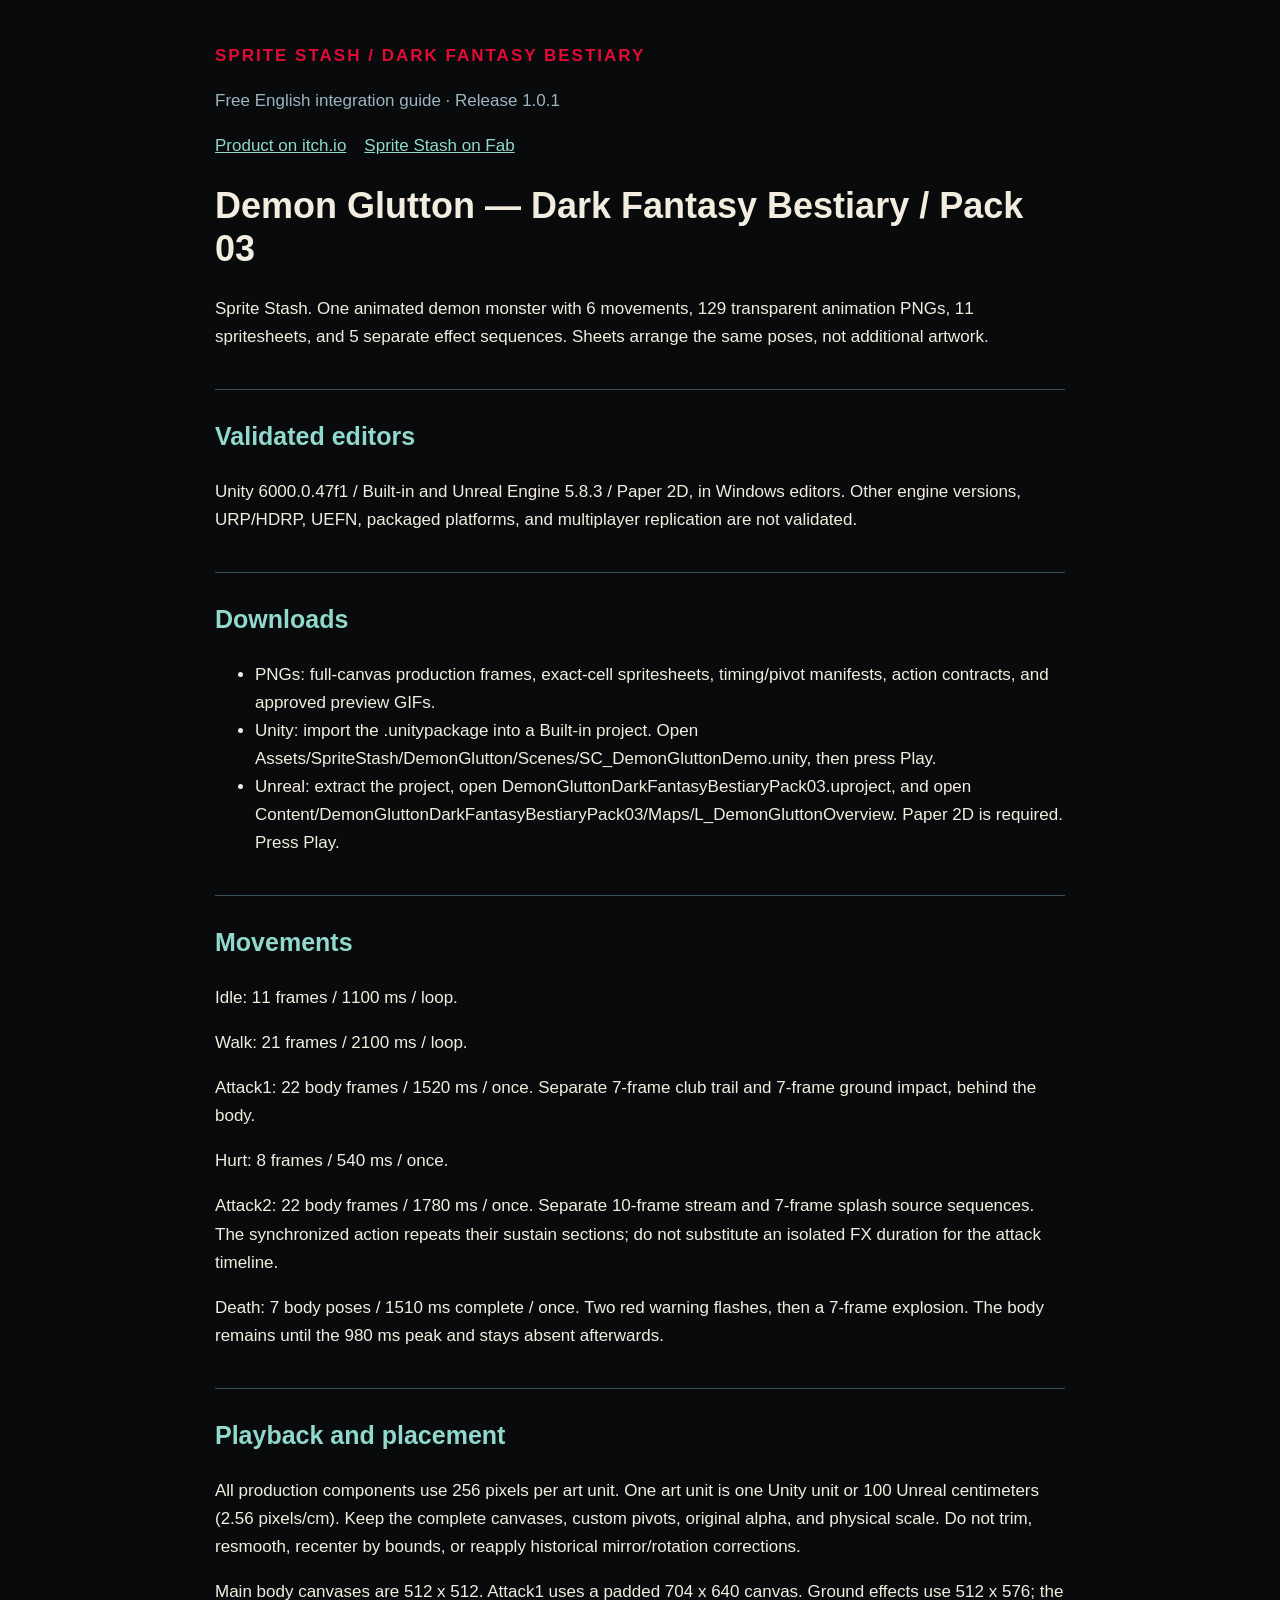
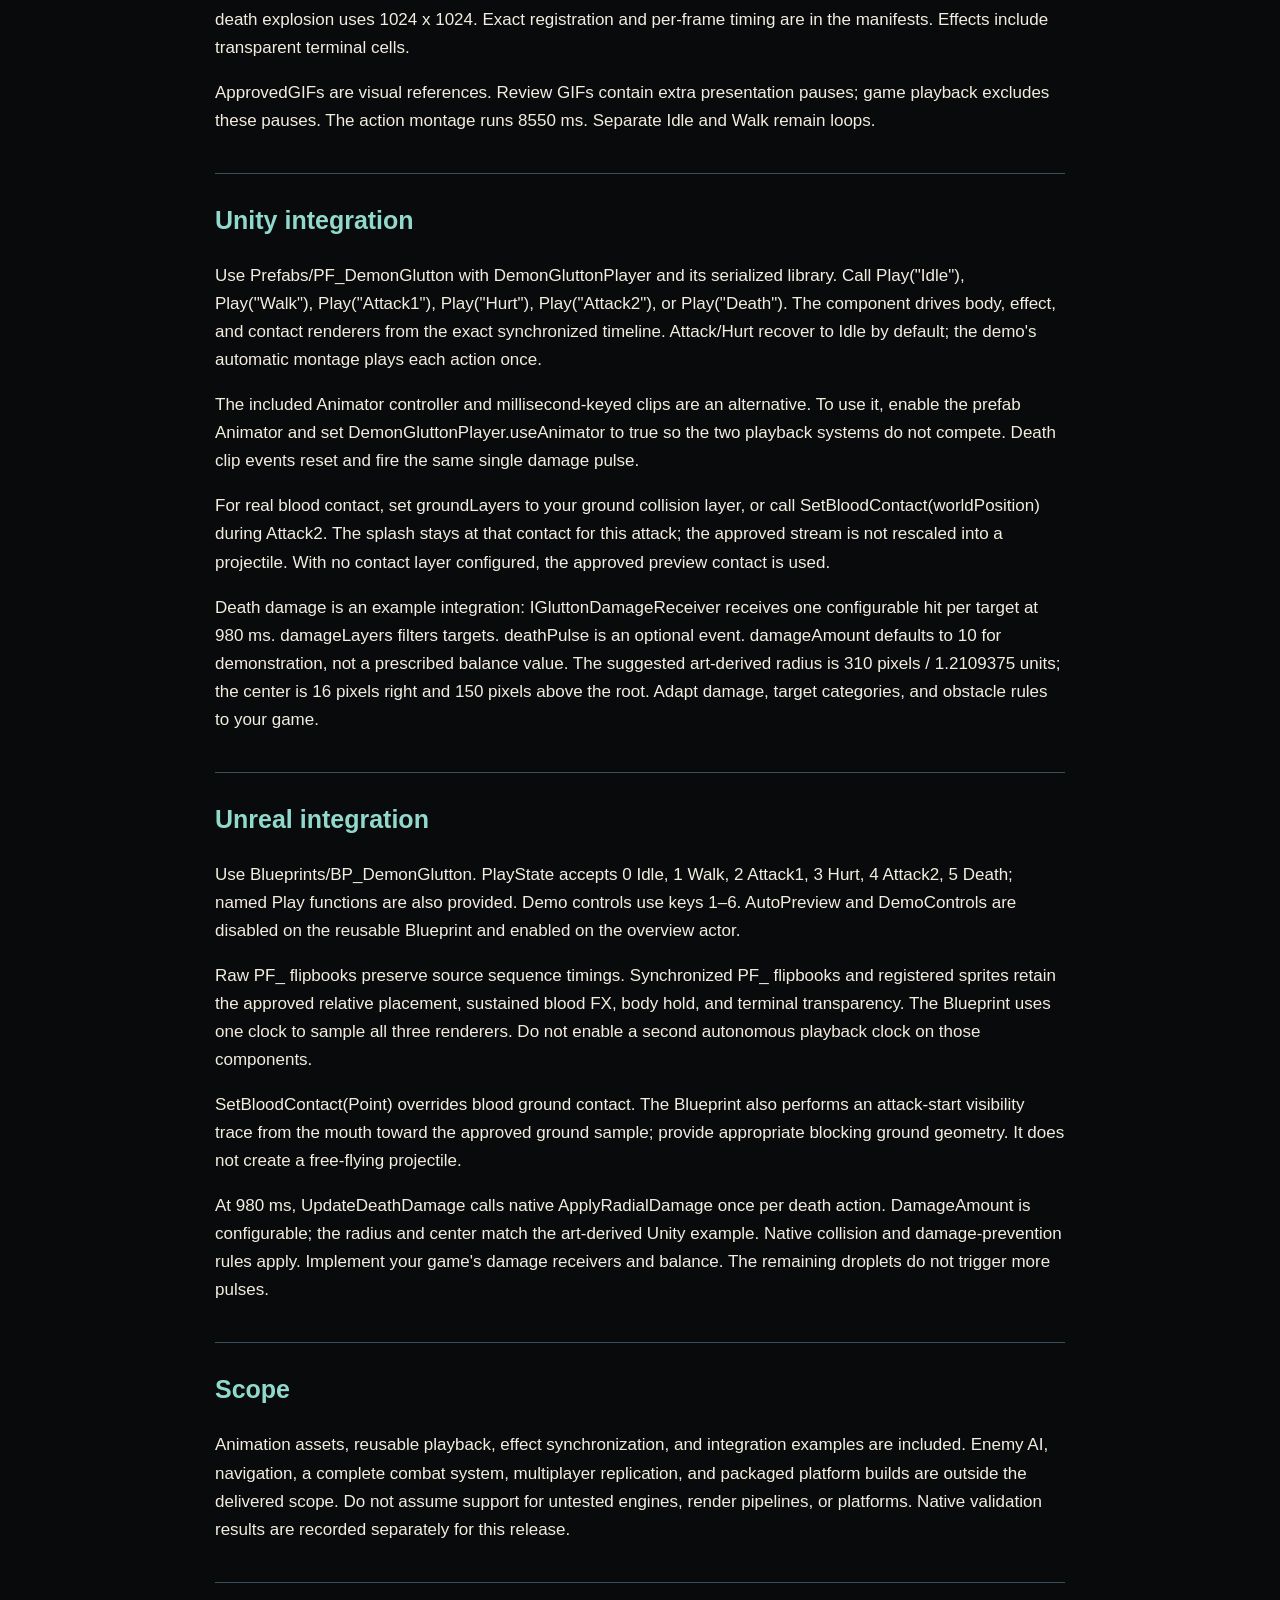
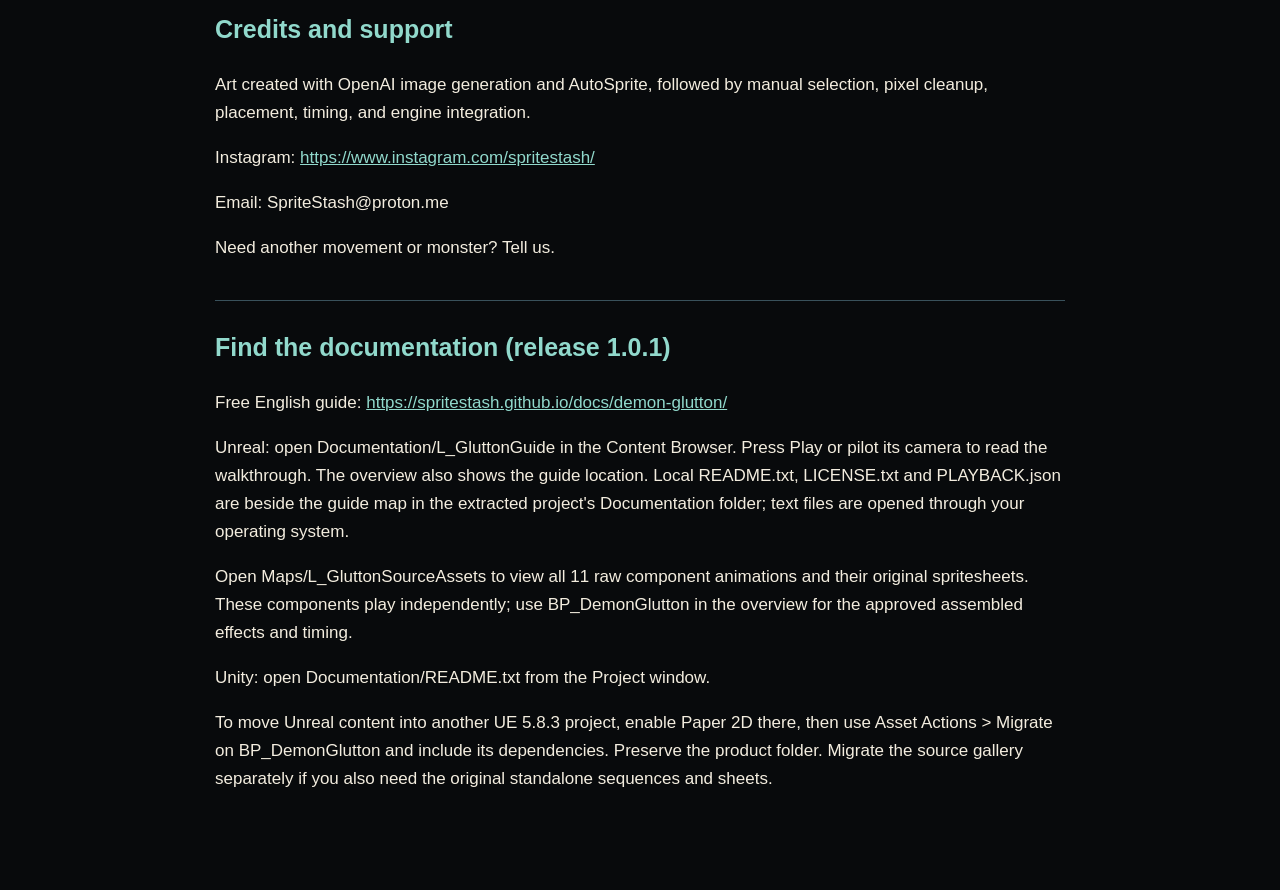
<file: docs/demon-glutton/index.html>
<!doctype html><html lang="en"><head><meta charset="utf-8"><meta name="viewport" content="width=device-width,initial-scale=1"><title>Demon Glutton — Integration Guide | Sprite Stash</title><style>body{margin:0;background:#080a0c;color:#f3eddf;font:17px/1.65 Arial,sans-serif}main{max-width:850px;margin:auto;padding:42px 24px 80px}a{color:#91d9cc;overflow-wrap:anywhere}h1{font-size:36px;line-height:1.2}h2{border-top:1px solid #39515b;padding-top:26px;margin-top:38px;color:#91d9cc;font-size:25px}p,li{overflow-wrap:anywhere}.brand{color:#e30b36;letter-spacing:2px;font-weight:bold}.version{color:#9cb5bf}nav{display:flex;flex-wrap:wrap;gap:18px}</style></head><body><main><div class="brand">SPRITE STASH / DARK FANTASY BESTIARY</div><p class="version">Free English integration guide · Release 1.0.1</p><nav><a href="https://spritestash.itch.io/demon-glutton">Product on itch.io</a><a href="https://www.fab.com/sellers/SpriteStash">Sprite Stash on Fab</a></nav><h1>Demon Glutton — Dark Fantasy Bestiary / Pack 03</h1><p>Sprite Stash. One animated demon monster with 6 movements, 129 transparent animation PNGs, 11 spritesheets, and 5 separate effect sequences. Sheets arrange the same poses, not additional artwork.</p><h2>Validated editors</h2><p>Unity 6000.0.47f1 / Built-in and Unreal Engine 5.8.3 / Paper 2D, in Windows editors. Other engine versions, URP/HDRP, UEFN, packaged platforms, and multiplayer replication are not validated.</p><h2>Downloads</h2><ul><li>PNGs: full-canvas production frames, exact-cell spritesheets, timing/pivot manifests, action contracts, and approved preview GIFs.</li><li>Unity: import the .unitypackage into a Built-in project. Open Assets/SpriteStash/DemonGlutton/Scenes/SC_DemonGluttonDemo.unity, then press Play.</li><li>Unreal: extract the project, open DemonGluttonDarkFantasyBestiaryPack03.uproject, and open Content/DemonGluttonDarkFantasyBestiaryPack03/Maps/L_DemonGluttonOverview. Paper 2D is required. Press Play.</li></ul><h2>Movements</h2><p>Idle: 11 frames / 1100 ms / loop.</p><p>Walk: 21 frames / 2100 ms / loop.</p><p>Attack1: 22 body frames / 1520 ms / once. Separate 7-frame club trail and 7-frame ground impact, behind the body.</p><p>Hurt: 8 frames / 540 ms / once.</p><p>Attack2: 22 body frames / 1780 ms / once. Separate 10-frame stream and 7-frame splash source sequences. The synchronized action repeats their sustain sections; do not substitute an isolated FX duration for the attack timeline.</p><p>Death: 7 body poses / 1510 ms complete / once. Two red warning flashes, then a 7-frame explosion. The body remains until the 980 ms peak and stays absent afterwards.</p><h2>Playback and placement</h2><p>All production components use 256 pixels per art unit. One art unit is one Unity unit or 100 Unreal centimeters (2.56 pixels/cm). Keep the complete canvases, custom pivots, original alpha, and physical scale. Do not trim, resmooth, recenter by bounds, or reapply historical mirror/rotation corrections.</p><p>Main body canvases are 512 x 512. Attack1 uses a padded 704 x 640 canvas. Ground effects use 512 x 576; the death explosion uses 1024 x 1024. Exact registration and per-frame timing are in the manifests. Effects include transparent terminal cells.</p><p>ApprovedGIFs are visual references. Review GIFs contain extra presentation pauses; game playback excludes these pauses. The action montage runs 8550 ms. Separate Idle and Walk remain loops.</p><h2>Unity integration</h2><p>Use Prefabs/PF_DemonGlutton with DemonGluttonPlayer and its serialized library. Call Play(&quot;Idle&quot;), Play(&quot;Walk&quot;), Play(&quot;Attack1&quot;), Play(&quot;Hurt&quot;), Play(&quot;Attack2&quot;), or Play(&quot;Death&quot;). The component drives body, effect, and contact renderers from the exact synchronized timeline. Attack/Hurt recover to Idle by default; the demo&#x27;s automatic montage plays each action once.</p><p>The included Animator controller and millisecond-keyed clips are an alternative. To use it, enable the prefab Animator and set DemonGluttonPlayer.useAnimator to true so the two playback systems do not compete. Death clip events reset and fire the same single damage pulse.</p><p>For real blood contact, set groundLayers to your ground collision layer, or call SetBloodContact(worldPosition) during Attack2. The splash stays at that contact for this attack; the approved stream is not rescaled into a projectile. With no contact layer configured, the approved preview contact is used.</p><p>Death damage is an example integration: IGluttonDamageReceiver receives one configurable hit per target at 980 ms. damageLayers filters targets. deathPulse is an optional event. damageAmount defaults to 10 for demonstration, not a prescribed balance value. The suggested art-derived radius is 310 pixels / 1.2109375 units; the center is 16 pixels right and 150 pixels above the root. Adapt damage, target categories, and obstacle rules to your game.</p><h2>Unreal integration</h2><p>Use Blueprints/BP_DemonGlutton. PlayState accepts 0 Idle, 1 Walk, 2 Attack1, 3 Hurt, 4 Attack2, 5 Death; named Play functions are also provided. Demo controls use keys 1–6. AutoPreview and DemoControls are disabled on the reusable Blueprint and enabled on the overview actor.</p><p>Raw PF_ flipbooks preserve source sequence timings. Synchronized PF_ flipbooks and registered sprites retain the approved relative placement, sustained blood FX, body hold, and terminal transparency. The Blueprint uses one clock to sample all three renderers. Do not enable a second autonomous playback clock on those components.</p><p>SetBloodContact(Point) overrides blood ground contact. The Blueprint also performs an attack-start visibility trace from the mouth toward the approved ground sample; provide appropriate blocking ground geometry. It does not create a free-flying projectile.</p><p>At 980 ms, UpdateDeathDamage calls native ApplyRadialDamage once per death action. DamageAmount is configurable; the radius and center match the art-derived Unity example. Native collision and damage-prevention rules apply. Implement your game&#x27;s damage receivers and balance. The remaining droplets do not trigger more pulses.</p><h2>Scope</h2><p>Animation assets, reusable playback, effect synchronization, and integration examples are included. Enemy AI, navigation, a complete combat system, multiplayer replication, and packaged platform builds are outside the delivered scope. Do not assume support for untested engines, render pipelines, or platforms. Native validation results are recorded separately for this release.</p><h2>Credits and support</h2><p>Art created with OpenAI image generation and AutoSprite, followed by manual selection, pixel cleanup, placement, timing, and engine integration.</p><p>Instagram: <a href="https://www.instagram.com/spritestash/">https://www.instagram.com/spritestash/</a></p><p>Email: SpriteStash@proton.me</p><p>Need another movement or monster? Tell us.</p><h2>Find the documentation (release 1.0.1)</h2><p>Free English guide: <a href="https://spritestash.github.io/docs/demon-glutton/">https://spritestash.github.io/docs/demon-glutton/</a></p><p>Unreal: open Documentation/L_GluttonGuide in the Content Browser. Press Play or pilot its camera to read the walkthrough. The overview also shows the guide location. Local README.txt, LICENSE.txt and PLAYBACK.json are beside the guide map in the extracted project&#x27;s Documentation folder; text files are opened through your operating system.</p><p>Open Maps/L_GluttonSourceAssets to view all 11 raw component animations and their original spritesheets. These components play independently; use BP_DemonGlutton in the overview for the approved assembled effects and timing.</p><p>Unity: open Documentation/README.txt from the Project window.</p><p>To move Unreal content into another UE 5.8.3 project, enable Paper 2D there, then use Asset Actions &gt; Migrate on BP_DemonGlutton and include its dependencies. Preserve the product folder. Migrate the source gallery separately if you also need the original standalone sequences and sheets.</p></main></body></html>
</file>
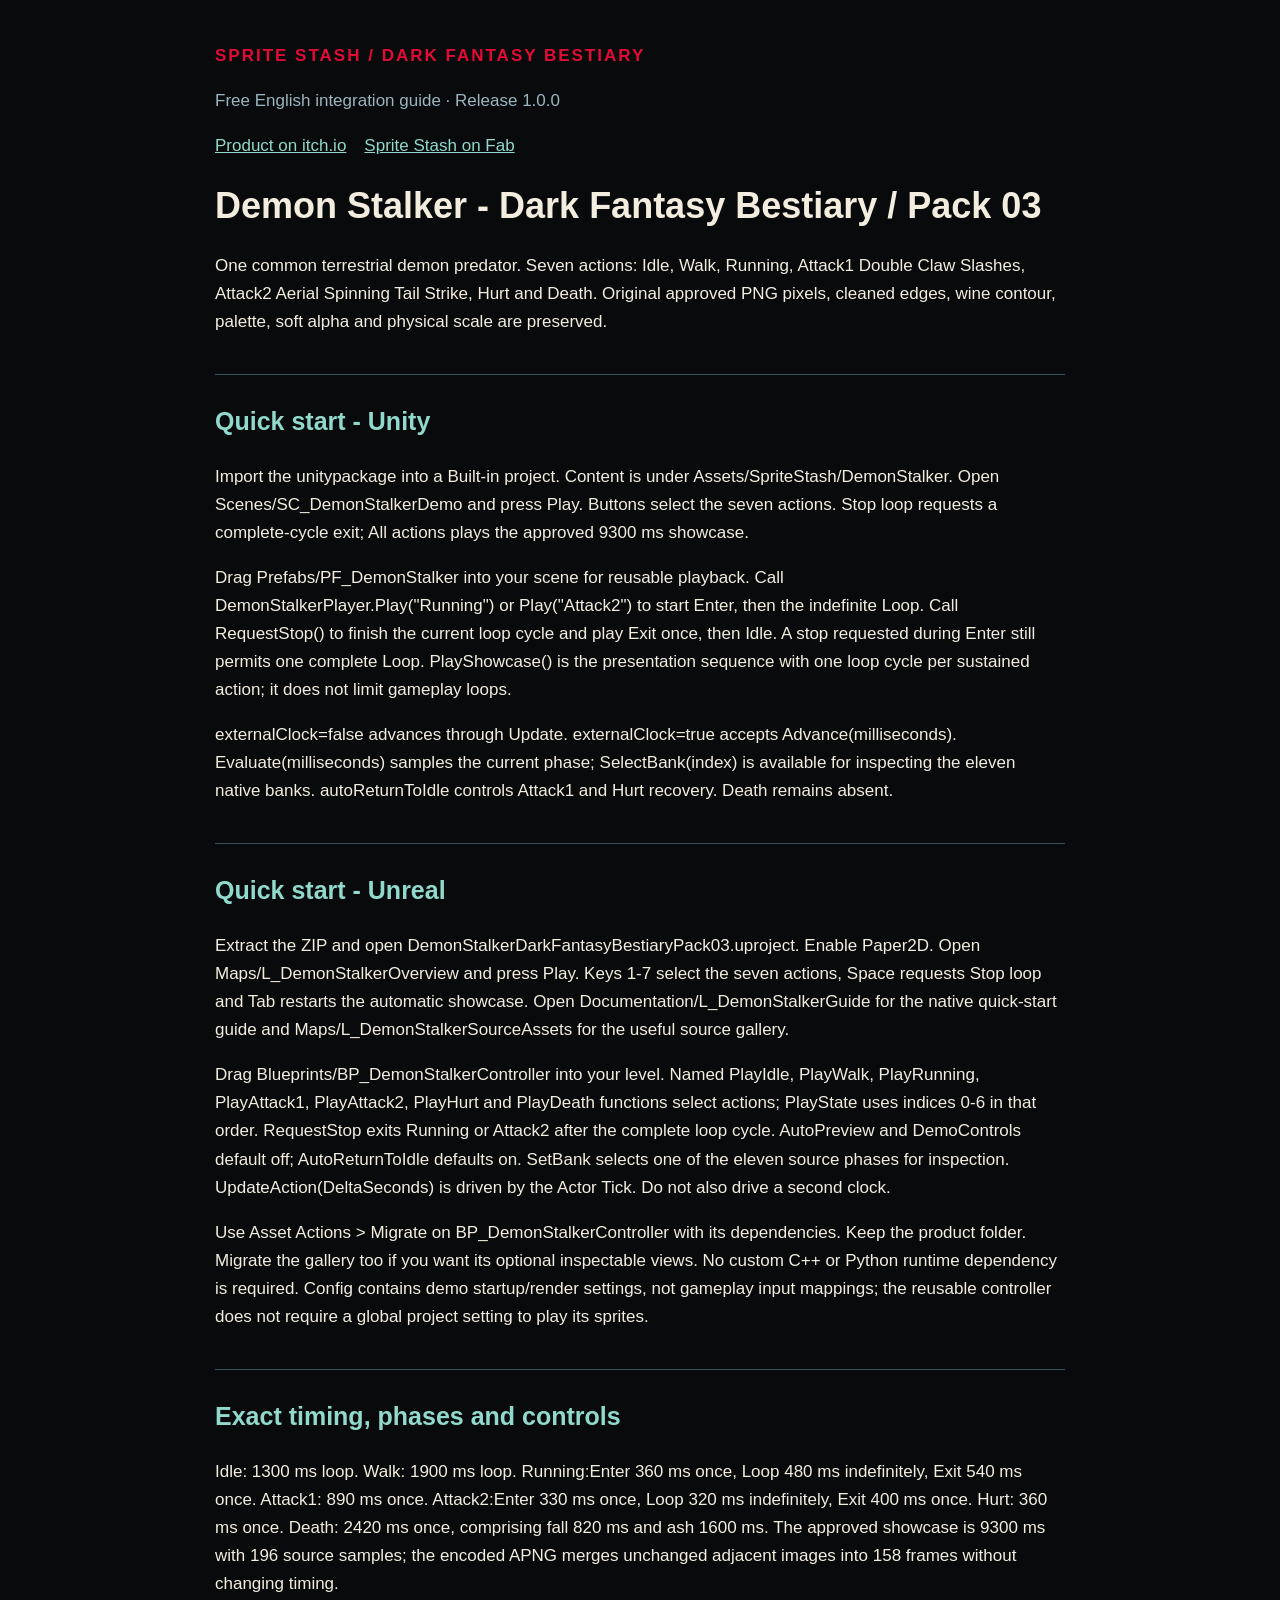
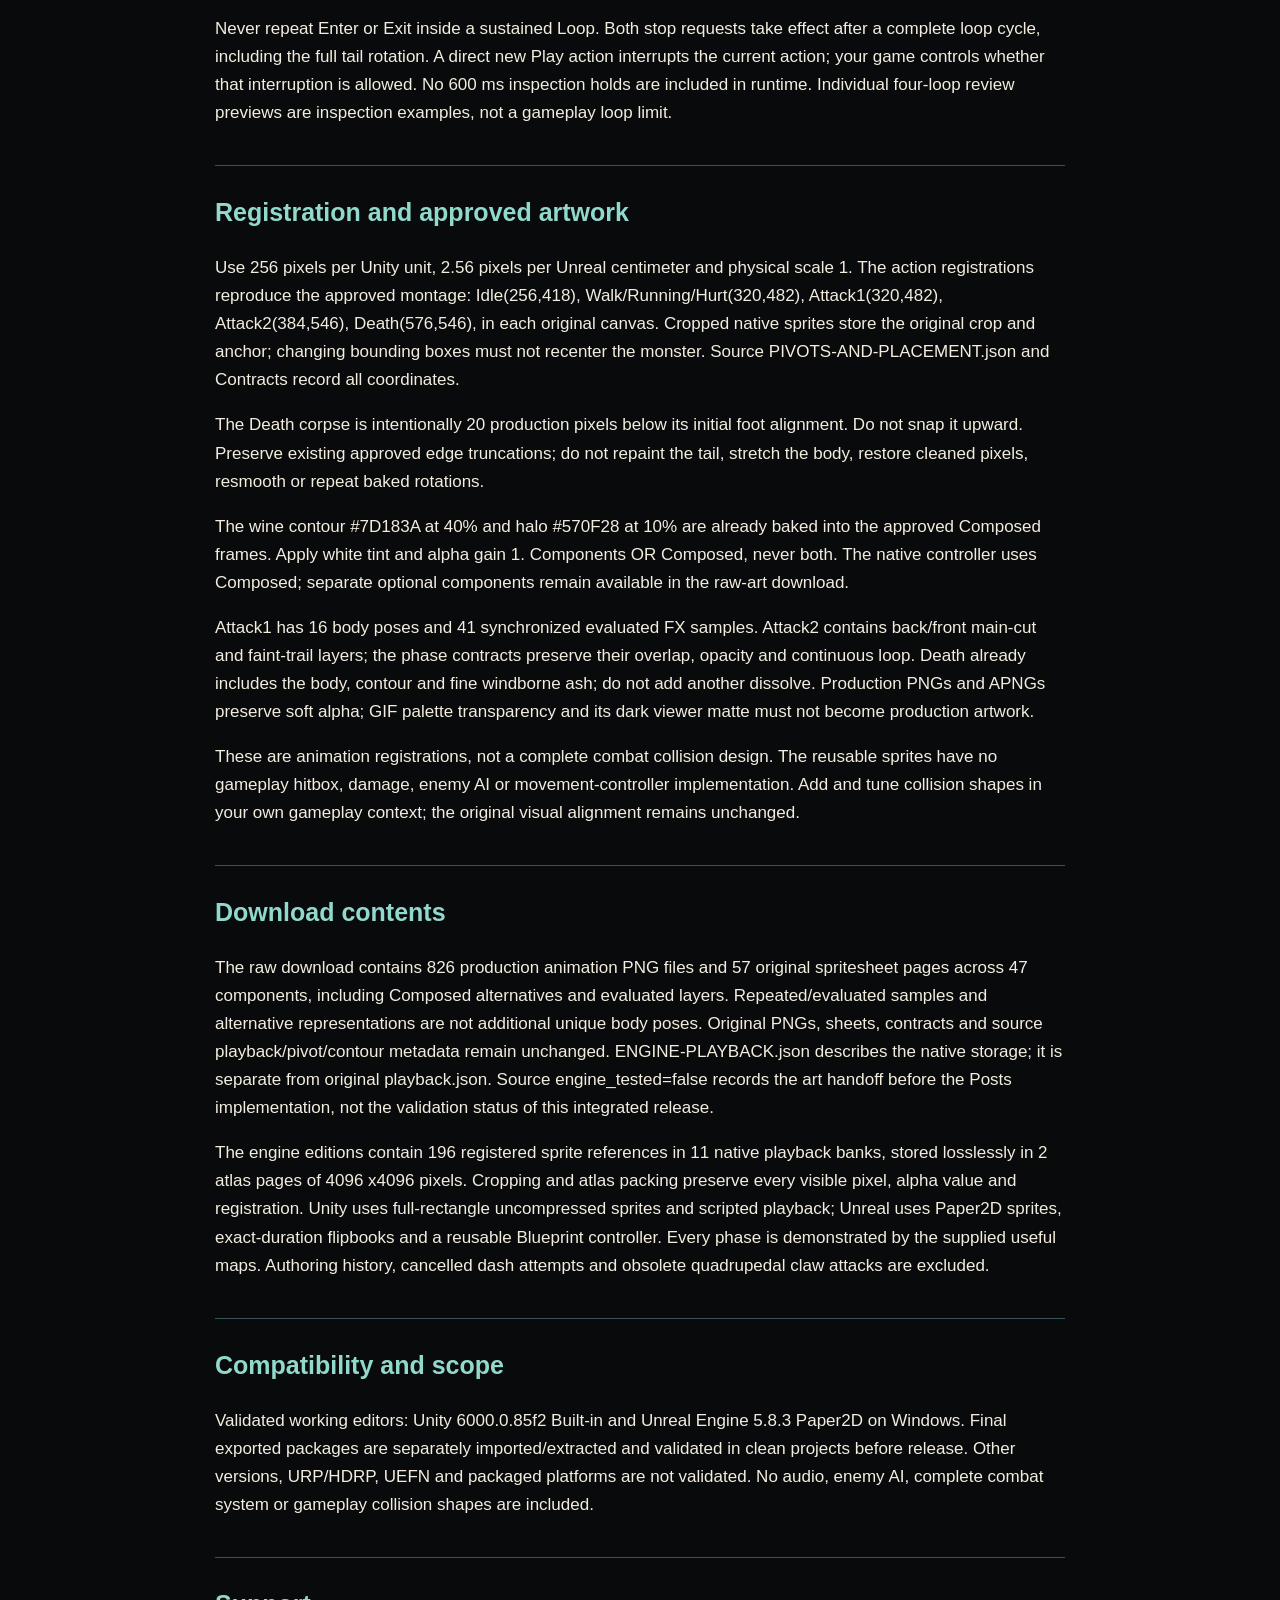
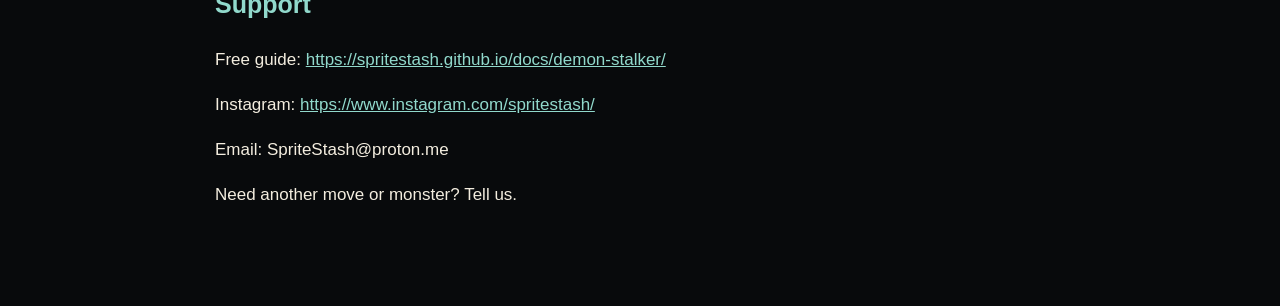
<file: docs/demon-stalker/index.html>
<!doctype html><html lang="en"><head><meta charset="utf-8"><meta name="viewport" content="width=device-width,initial-scale=1"><title>Demon Stalker — Integration Guide | Sprite Stash</title><style>body{margin:0;background:#080a0c;color:#f3eddf;font:17px/1.65 Arial,sans-serif}main{max-width:850px;margin:auto;padding:42px 24px 80px}a{color:#91d9cc;overflow-wrap:anywhere}h1{font-size:36px;line-height:1.2}h2{border-top:1px solid #39515b;padding-top:26px;margin-top:38px;color:#91d9cc;font-size:25px}p,li{overflow-wrap:anywhere}.brand{color:#e30b36;letter-spacing:2px;font-weight:bold}.version{color:#9cb5bf}nav{display:flex;flex-wrap:wrap;gap:18px}</style></head><body><main><div class="brand">SPRITE STASH / DARK FANTASY BESTIARY</div><p class="version">Free English integration guide · Release 1.0.0</p><nav><a href="https://spritestash.itch.io/demon-stalker">Product on itch.io</a><a href="https://www.fab.com/sellers/Sprite%20Stash">Sprite Stash on Fab</a></nav><h1>Demon Stalker - Dark Fantasy Bestiary / Pack 03</h1><p>One common terrestrial demon predator. Seven actions: Idle, Walk, Running, Attack1 Double Claw Slashes, Attack2 Aerial Spinning Tail Strike, Hurt and Death. Original approved PNG pixels, cleaned edges, wine contour, palette, soft alpha and physical scale are preserved.</p><h2>Quick start - Unity</h2><p>Import the unitypackage into a Built-in project. Content is under Assets/SpriteStash/DemonStalker. Open Scenes/SC_DemonStalkerDemo and press Play. Buttons select the seven actions. Stop loop requests a complete-cycle exit; All actions plays the approved 9300 ms showcase.</p><p>Drag Prefabs/PF_DemonStalker into your scene for reusable playback. Call DemonStalkerPlayer.Play(&quot;Running&quot;) or Play(&quot;Attack2&quot;) to start Enter, then the indefinite Loop. Call RequestStop() to finish the current loop cycle and play Exit once, then Idle. A stop requested during Enter still permits one complete Loop. PlayShowcase() is the presentation sequence with one loop cycle per sustained action; it does not limit gameplay loops.</p><p>externalClock=false advances through Update. externalClock=true accepts Advance(milliseconds). Evaluate(milliseconds) samples the current phase; SelectBank(index) is available for inspecting the eleven native banks. autoReturnToIdle controls Attack1 and Hurt recovery. Death remains absent.</p><h2>Quick start - Unreal</h2><p>Extract the ZIP and open DemonStalkerDarkFantasyBestiaryPack03.uproject. Enable Paper2D. Open Maps/L_DemonStalkerOverview and press Play. Keys 1-7 select the seven actions, Space requests Stop loop and Tab restarts the automatic showcase. Open Documentation/L_DemonStalkerGuide for the native quick-start guide and Maps/L_DemonStalkerSourceAssets for the useful source gallery.</p><p>Drag Blueprints/BP_DemonStalkerController into your level. Named PlayIdle, PlayWalk, PlayRunning, PlayAttack1, PlayAttack2, PlayHurt and PlayDeath functions select actions; PlayState uses indices 0-6 in that order. RequestStop exits Running or Attack2 after the complete loop cycle. AutoPreview and DemoControls default off; AutoReturnToIdle defaults on. SetBank selects one of the eleven source phases for inspection. UpdateAction(DeltaSeconds) is driven by the Actor Tick. Do not also drive a second clock.</p><p>Use Asset Actions &gt; Migrate on BP_DemonStalkerController with its dependencies. Keep the product folder. Migrate the gallery too if you want its optional inspectable views. No custom C++ or Python runtime dependency is required. Config contains demo startup/render settings, not gameplay input mappings; the reusable controller does not require a global project setting to play its sprites.</p><h2>Exact timing, phases and controls</h2><p>Idle: 1300 ms loop. Walk: 1900 ms loop. Running:Enter 360 ms once, Loop 480 ms indefinitely, Exit 540 ms once. Attack1: 890 ms once. Attack2:Enter 330 ms once, Loop 320 ms indefinitely, Exit 400 ms once. Hurt: 360 ms once. Death: 2420 ms once, comprising fall 820 ms and ash 1600 ms. The approved showcase is 9300 ms with 196 source samples; the encoded APNG merges unchanged adjacent images into 158 frames without changing timing.</p><p>Never repeat Enter or Exit inside a sustained Loop. Both stop requests take effect after a complete loop cycle, including the full tail rotation. A direct new Play action interrupts the current action; your game controls whether that interruption is allowed. No 600 ms inspection holds are included in runtime. Individual four-loop review previews are inspection examples, not a gameplay loop limit.</p><h2>Registration and approved artwork</h2><p>Use 256 pixels per Unity unit, 2.56 pixels per Unreal centimeter and physical scale 1. The action registrations reproduce the approved montage: Idle(256,418), Walk/Running/Hurt(320,482), Attack1(320,482), Attack2(384,546), Death(576,546), in each original canvas. Cropped native sprites store the original crop and anchor; changing bounding boxes must not recenter the monster. Source PIVOTS-AND-PLACEMENT.json and Contracts record all coordinates.</p><p>The Death corpse is intentionally 20 production pixels below its initial foot alignment. Do not snap it upward. Preserve existing approved edge truncations; do not repaint the tail, stretch the body, restore cleaned pixels, resmooth or repeat baked rotations.</p><p>The wine contour #7D183A at 40% and halo #570F28 at 10% are already baked into the approved Composed frames. Apply white tint and alpha gain 1. Components OR Composed, never both. The native controller uses Composed; separate optional components remain available in the raw-art download.</p><p>Attack1 has 16 body poses and 41 synchronized evaluated FX samples. Attack2 contains back/front main-cut and faint-trail layers; the phase contracts preserve their overlap, opacity and continuous loop. Death already includes the body, contour and fine windborne ash; do not add another dissolve. Production PNGs and APNGs preserve soft alpha; GIF palette transparency and its dark viewer matte must not become production artwork.</p><p>These are animation registrations, not a complete combat collision design. The reusable sprites have no gameplay hitbox, damage, enemy AI or movement-controller implementation. Add and tune collision shapes in your own gameplay context; the original visual alignment remains unchanged.</p><h2>Download contents</h2><p>The raw download contains 826 production animation PNG files and 57 original spritesheet pages across 47 components, including Composed alternatives and evaluated layers. Repeated/evaluated samples and alternative representations are not additional unique body poses. Original PNGs, sheets, contracts and source playback/pivot/contour metadata remain unchanged. ENGINE-PLAYBACK.json describes the native storage; it is separate from original playback.json. Source engine_tested=false records the art handoff before the Posts implementation, not the validation status of this integrated release.</p><p>The engine editions contain 196 registered sprite references in 11 native playback banks, stored losslessly in 2 atlas pages of 4096 x4096 pixels. Cropping and atlas packing preserve every visible pixel, alpha value and registration. Unity uses full-rectangle uncompressed sprites and scripted playback; Unreal uses Paper2D sprites, exact-duration flipbooks and a reusable Blueprint controller. Every phase is demonstrated by the supplied useful maps. Authoring history, cancelled dash attempts and obsolete quadrupedal claw attacks are excluded.</p><h2>Compatibility and scope</h2><p>Validated working editors: Unity 6000.0.85f2 Built-in and Unreal Engine 5.8.3 Paper2D on Windows. Final exported packages are separately imported/extracted and validated in clean projects before release. Other versions, URP/HDRP, UEFN and packaged platforms are not validated. No audio, enemy AI, complete combat system or gameplay collision shapes are included.</p><h2>Support</h2><p>Free guide: <a href="https://spritestash.github.io/docs/demon-stalker/">https://spritestash.github.io/docs/demon-stalker/</a></p><p>Instagram: <a href="https://www.instagram.com/spritestash/">https://www.instagram.com/spritestash/</a></p><p>Email: SpriteStash@proton.me</p><p>Need another move or monster? Tell us.</p></main></body></html>
</file>
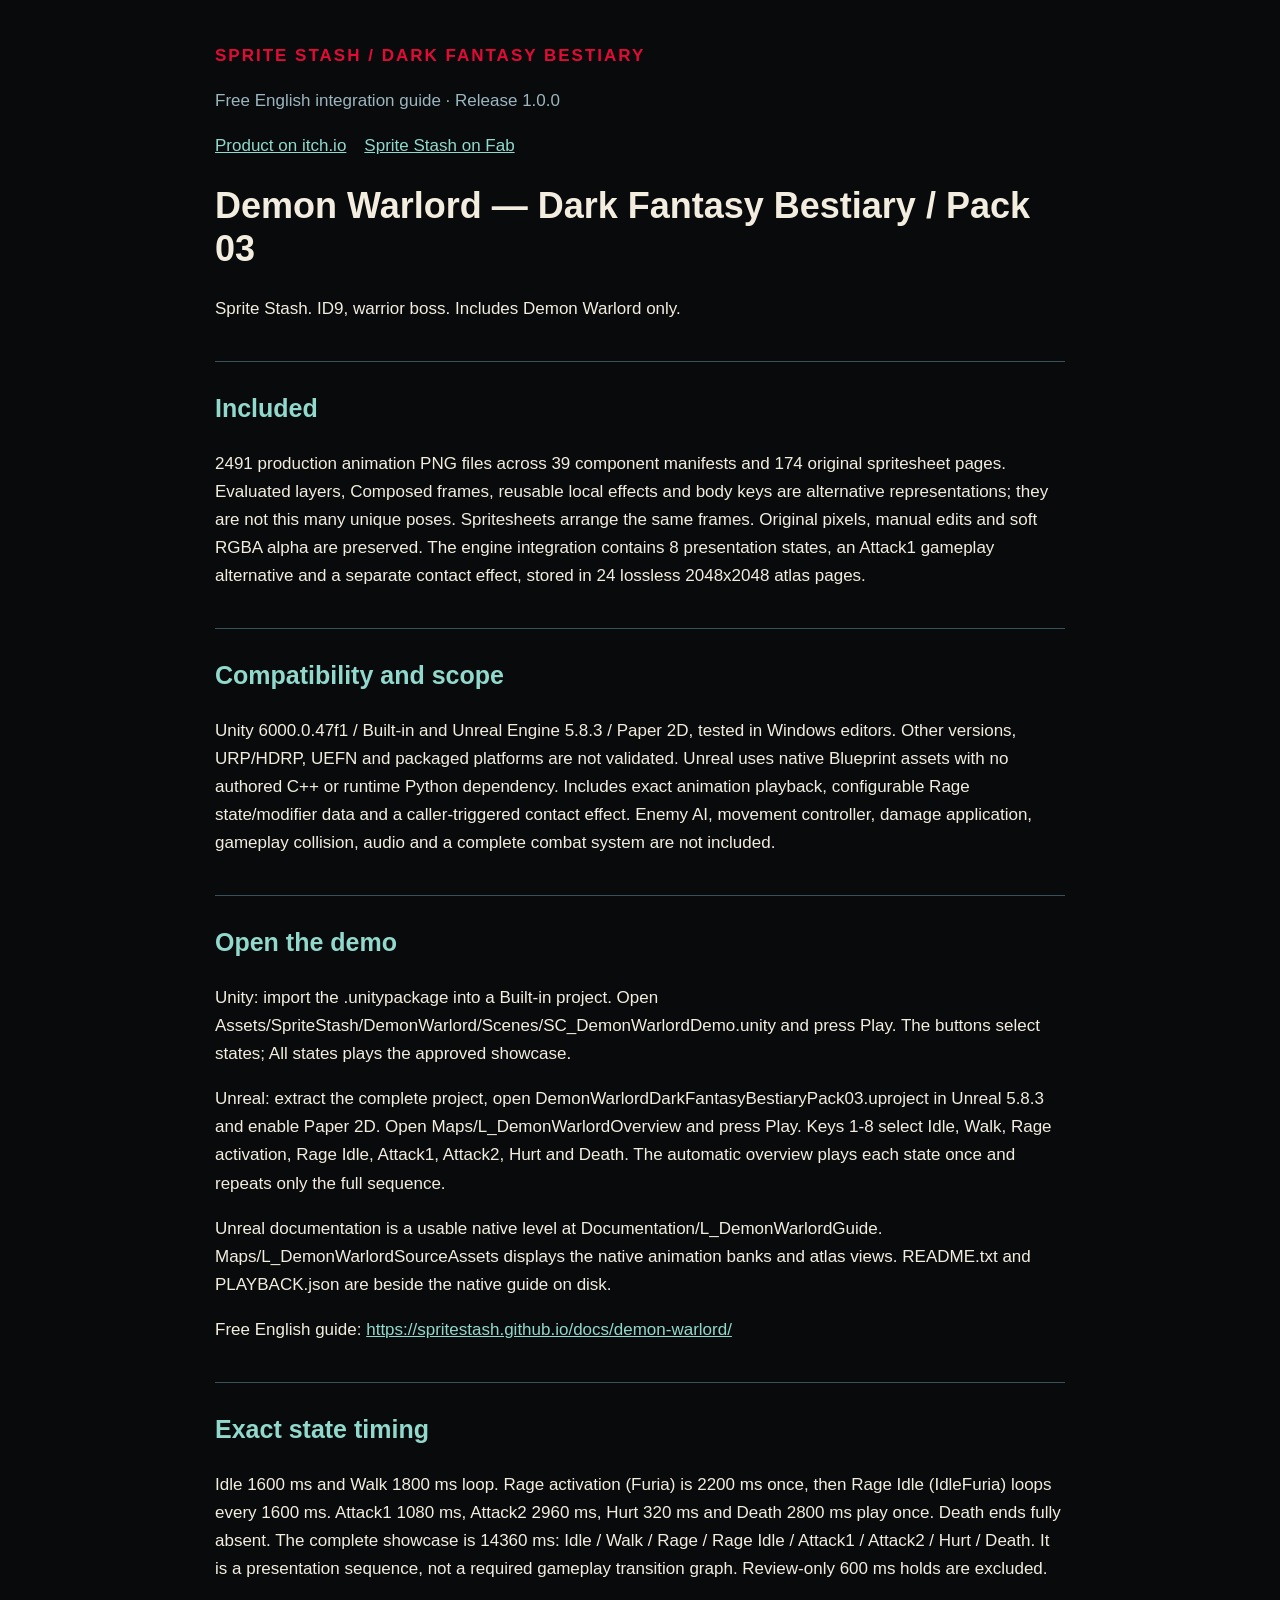
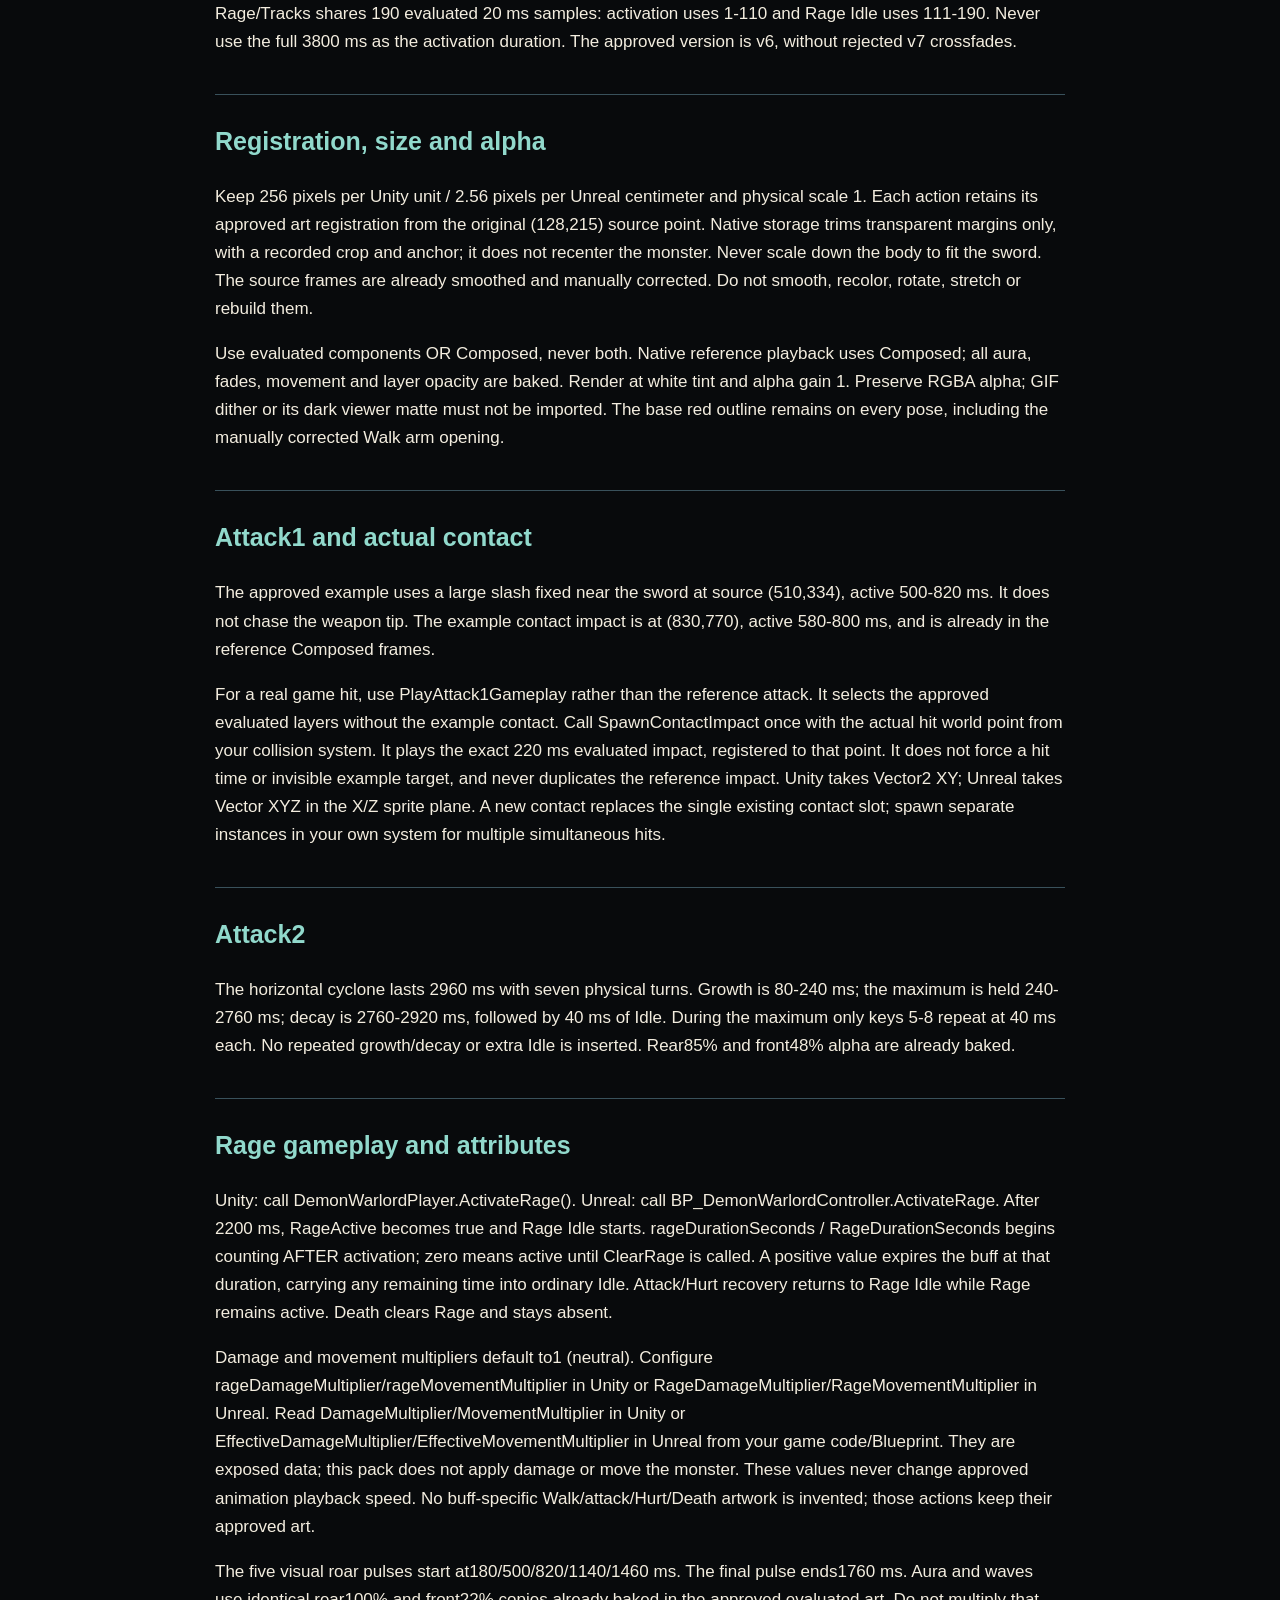
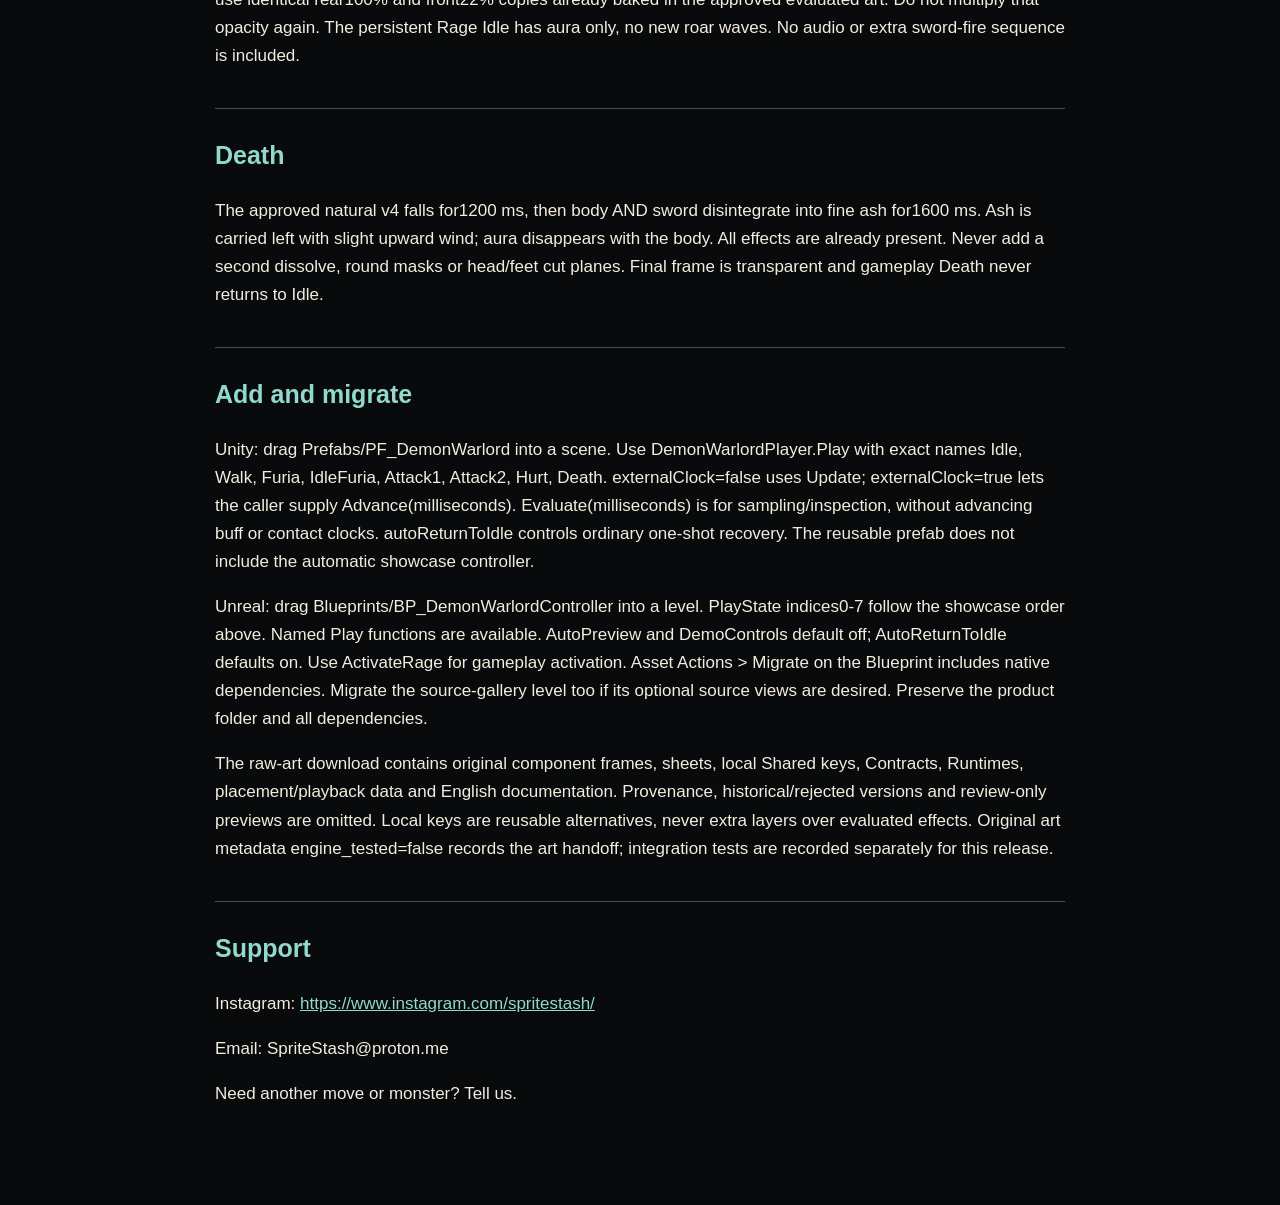
<file: docs/demon-warlord/index.html>
<!doctype html><html lang="en"><head><meta charset="utf-8"><meta name="viewport" content="width=device-width,initial-scale=1"><title>Demon Warlord — Integration Guide | Sprite Stash</title><style>body{margin:0;background:#080a0c;color:#f3eddf;font:17px/1.65 Arial,sans-serif}main{max-width:850px;margin:auto;padding:42px 24px 80px}a{color:#91d9cc;overflow-wrap:anywhere}h1{font-size:36px;line-height:1.2}h2{border-top:1px solid #39515b;padding-top:26px;margin-top:38px;color:#91d9cc;font-size:25px}p,li{overflow-wrap:anywhere}.brand{color:#e30b36;letter-spacing:2px;font-weight:bold}.version{color:#9cb5bf}nav{display:flex;flex-wrap:wrap;gap:18px}</style></head><body><main><div class="brand">SPRITE STASH / DARK FANTASY BESTIARY</div><p class="version">Free English integration guide · Release 1.0.0</p><nav><a href="https://spritestash.itch.io/demon-warlord">Product on itch.io</a><a href="https://www.fab.com/sellers/SpriteStash">Sprite Stash on Fab</a></nav><h1>Demon Warlord — Dark Fantasy Bestiary / Pack 03</h1><p>Sprite Stash. ID9, warrior boss. Includes Demon Warlord only.</p><h2>Included</h2><p>2491 production animation PNG files across 39 component manifests and 174 original spritesheet pages. Evaluated layers, Composed frames, reusable local effects and body keys are alternative representations; they are not this many unique poses. Spritesheets arrange the same frames. Original pixels, manual edits and soft RGBA alpha are preserved. The engine integration contains 8 presentation states, an Attack1 gameplay alternative and a separate contact effect, stored in 24 lossless 2048x2048 atlas pages.</p><h2>Compatibility and scope</h2><p>Unity 6000.0.47f1 / Built-in and Unreal Engine 5.8.3 / Paper 2D, tested in Windows editors. Other versions, URP/HDRP, UEFN and packaged platforms are not validated. Unreal uses native Blueprint assets with no authored C++ or runtime Python dependency. Includes exact animation playback, configurable Rage state/modifier data and a caller-triggered contact effect. Enemy AI, movement controller, damage application, gameplay collision, audio and a complete combat system are not included.</p><h2>Open the demo</h2><p>Unity: import the .unitypackage into a Built-in project. Open Assets/SpriteStash/DemonWarlord/Scenes/SC_DemonWarlordDemo.unity and press Play. The buttons select states; All states plays the approved showcase.</p><p>Unreal: extract the complete project, open DemonWarlordDarkFantasyBestiaryPack03.uproject in Unreal 5.8.3 and enable Paper 2D. Open Maps/L_DemonWarlordOverview and press Play. Keys 1-8 select Idle, Walk, Rage activation, Rage Idle, Attack1, Attack2, Hurt and Death. The automatic overview plays each state once and repeats only the full sequence.</p><p>Unreal documentation is a usable native level at Documentation/L_DemonWarlordGuide. Maps/L_DemonWarlordSourceAssets displays the native animation banks and atlas views. README.txt and PLAYBACK.json are beside the native guide on disk.</p><p>Free English guide: <a href="https://spritestash.github.io/docs/demon-warlord/">https://spritestash.github.io/docs/demon-warlord/</a></p><h2>Exact state timing</h2><p>Idle 1600 ms and Walk 1800 ms loop. Rage activation (Furia) is 2200 ms once, then Rage Idle (IdleFuria) loops every 1600 ms. Attack1 1080 ms, Attack2 2960 ms, Hurt 320 ms and Death 2800 ms play once. Death ends fully absent. The complete showcase is 14360 ms: Idle / Walk / Rage / Rage Idle / Attack1 / Attack2 / Hurt / Death. It is a presentation sequence, not a required gameplay transition graph. Review-only 600 ms holds are excluded.</p><p>Rage/Tracks shares 190 evaluated 20 ms samples: activation uses 1-110 and Rage Idle uses 111-190. Never use the full 3800 ms as the activation duration. The approved version is v6, without rejected v7 crossfades.</p><h2>Registration, size and alpha</h2><p>Keep 256 pixels per Unity unit / 2.56 pixels per Unreal centimeter and physical scale 1. Each action retains its approved art registration from the original (128,215) source point. Native storage trims transparent margins only, with a recorded crop and anchor; it does not recenter the monster. Never scale down the body to fit the sword. The source frames are already smoothed and manually corrected. Do not smooth, recolor, rotate, stretch or rebuild them.</p><p>Use evaluated components OR Composed, never both. Native reference playback uses Composed; all aura, fades, movement and layer opacity are baked. Render at white tint and alpha gain 1. Preserve RGBA alpha; GIF dither or its dark viewer matte must not be imported. The base red outline remains on every pose, including the manually corrected Walk arm opening.</p><h2>Attack1 and actual contact</h2><p>The approved example uses a large slash fixed near the sword at source (510,334), active 500-820 ms. It does not chase the weapon tip. The example contact impact is at (830,770), active 580-800 ms, and is already in the reference Composed frames.</p><p>For a real game hit, use PlayAttack1Gameplay rather than the reference attack. It selects the approved evaluated layers without the example contact. Call SpawnContactImpact once with the actual hit world point from your collision system. It plays the exact 220 ms evaluated impact, registered to that point. It does not force a hit time or invisible example target, and never duplicates the reference impact. Unity takes Vector2 XY; Unreal takes Vector XYZ in the X/Z sprite plane. A new contact replaces the single existing contact slot; spawn separate instances in your own system for multiple simultaneous hits.</p><h2>Attack2</h2><p>The horizontal cyclone lasts 2960 ms with seven physical turns. Growth is 80-240 ms; the maximum is held 240-2760 ms; decay is 2760-2920 ms, followed by 40 ms of Idle. During the maximum only keys 5-8 repeat at 40 ms each. No repeated growth/decay or extra Idle is inserted. Rear85% and front48% alpha are already baked.</p><h2>Rage gameplay and attributes</h2><p>Unity: call DemonWarlordPlayer.ActivateRage(). Unreal: call BP_DemonWarlordController.ActivateRage. After 2200 ms, RageActive becomes true and Rage Idle starts. rageDurationSeconds / RageDurationSeconds begins counting AFTER activation; zero means active until ClearRage is called. A positive value expires the buff at that duration, carrying any remaining time into ordinary Idle. Attack/Hurt recovery returns to Rage Idle while Rage remains active. Death clears Rage and stays absent.</p><p>Damage and movement multipliers default to1 (neutral). Configure rageDamageMultiplier/rageMovementMultiplier in Unity or RageDamageMultiplier/RageMovementMultiplier in Unreal. Read DamageMultiplier/MovementMultiplier in Unity or EffectiveDamageMultiplier/EffectiveMovementMultiplier in Unreal from your game code/Blueprint. They are exposed data; this pack does not apply damage or move the monster. These values never change approved animation playback speed. No buff-specific Walk/attack/Hurt/Death artwork is invented; those actions keep their approved art.</p><p>The five visual roar pulses start at180/500/820/1140/1460 ms. The final pulse ends1760 ms. Aura and waves use identical rear100% and front22% copies already baked in the approved evaluated art. Do not multiply that opacity again. The persistent Rage Idle has aura only, no new roar waves. No audio or extra sword-fire sequence is included.</p><h2>Death</h2><p>The approved natural v4 falls for1200 ms, then body AND sword disintegrate into fine ash for1600 ms. Ash is carried left with slight upward wind; aura disappears with the body. All effects are already present. Never add a second dissolve, round masks or head/feet cut planes. Final frame is transparent and gameplay Death never returns to Idle.</p><h2>Add and migrate</h2><p>Unity: drag Prefabs/PF_DemonWarlord into a scene. Use DemonWarlordPlayer.Play with exact names Idle, Walk, Furia, IdleFuria, Attack1, Attack2, Hurt, Death. externalClock=false uses Update; externalClock=true lets the caller supply Advance(milliseconds). Evaluate(milliseconds) is for sampling/inspection, without advancing buff or contact clocks. autoReturnToIdle controls ordinary one-shot recovery. The reusable prefab does not include the automatic showcase controller.</p><p>Unreal: drag Blueprints/BP_DemonWarlordController into a level. PlayState indices0-7 follow the showcase order above. Named Play functions are available. AutoPreview and DemoControls default off; AutoReturnToIdle defaults on. Use ActivateRage for gameplay activation. Asset Actions &gt; Migrate on the Blueprint includes native dependencies. Migrate the source-gallery level too if its optional source views are desired. Preserve the product folder and all dependencies.</p><p>The raw-art download contains original component frames, sheets, local Shared keys, Contracts, Runtimes, placement/playback data and English documentation. Provenance, historical/rejected versions and review-only previews are omitted. Local keys are reusable alternatives, never extra layers over evaluated effects. Original art metadata engine_tested=false records the art handoff; integration tests are recorded separately for this release.</p><h2>Support</h2><p>Instagram: <a href="https://www.instagram.com/spritestash/">https://www.instagram.com/spritestash/</a></p><p>Email: SpriteStash@proton.me</p><p>Need another move or monster? Tell us.</p></main></body></html>
</file>
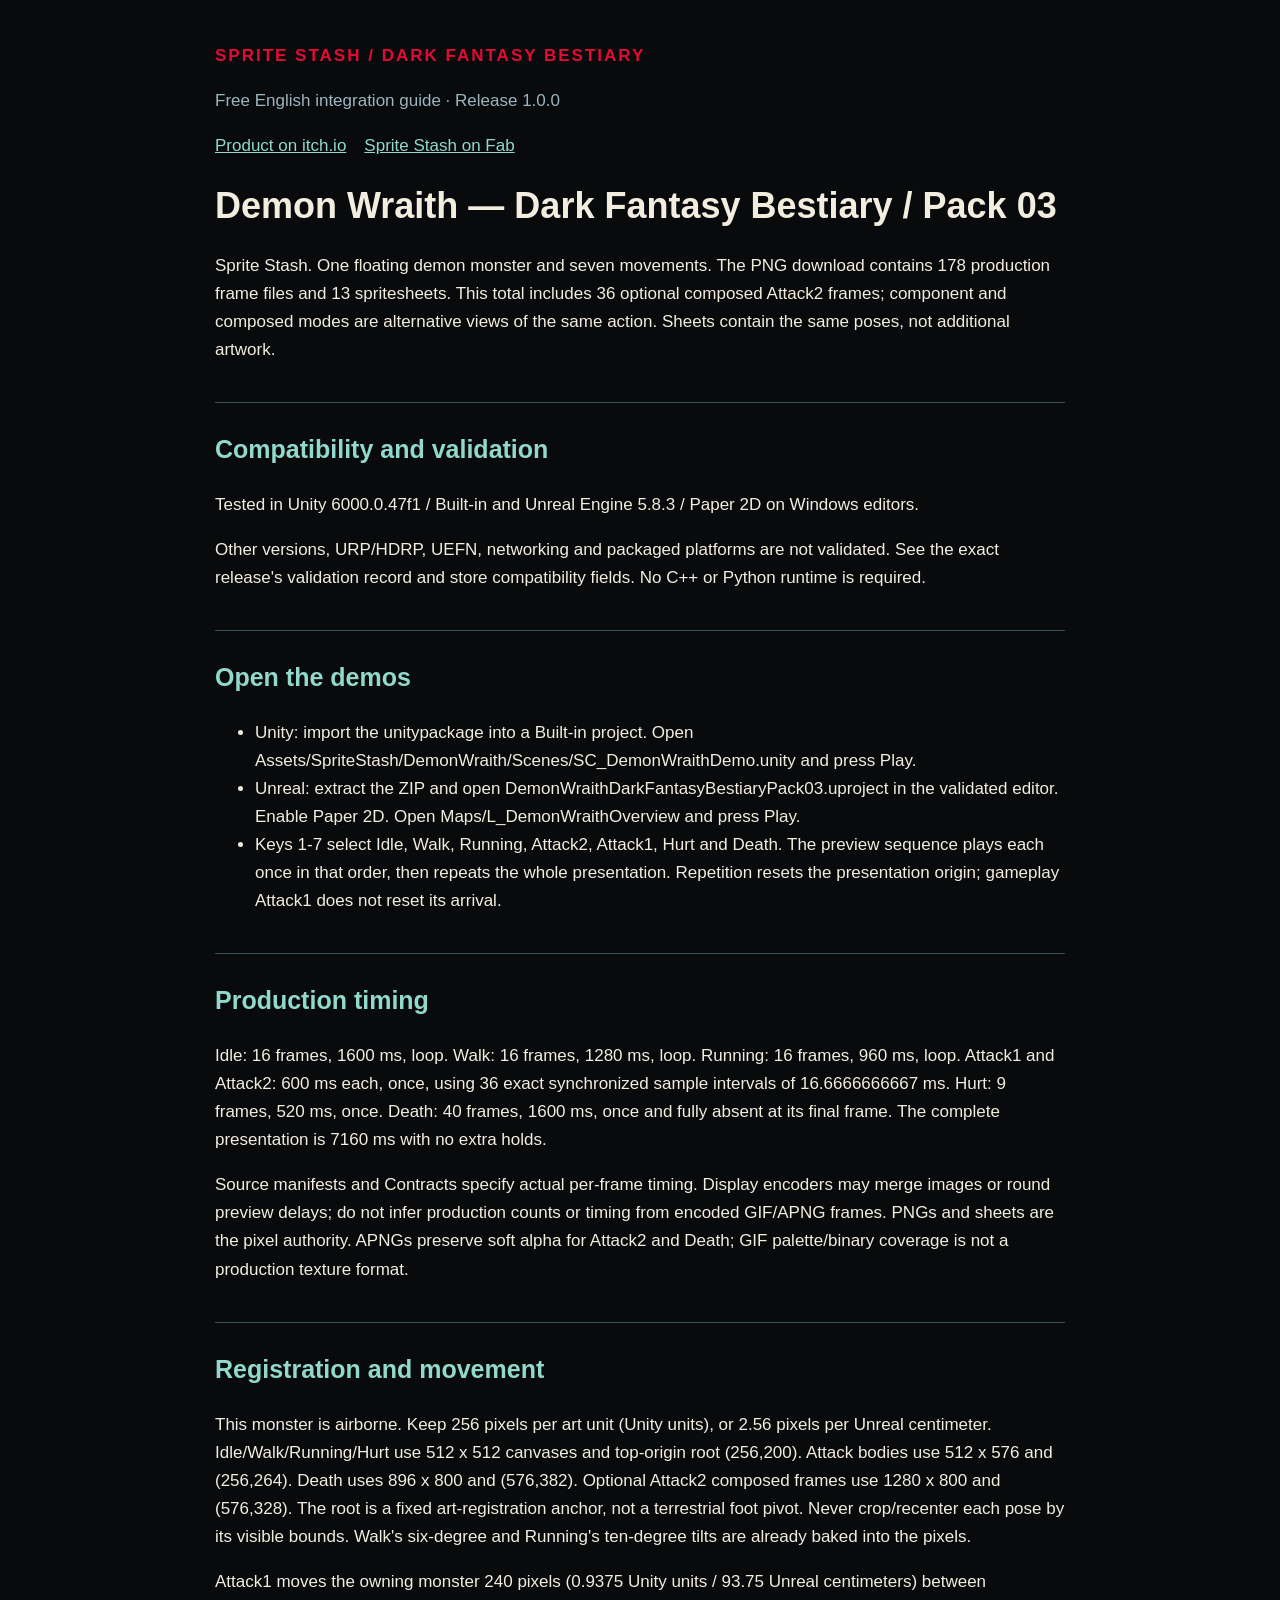
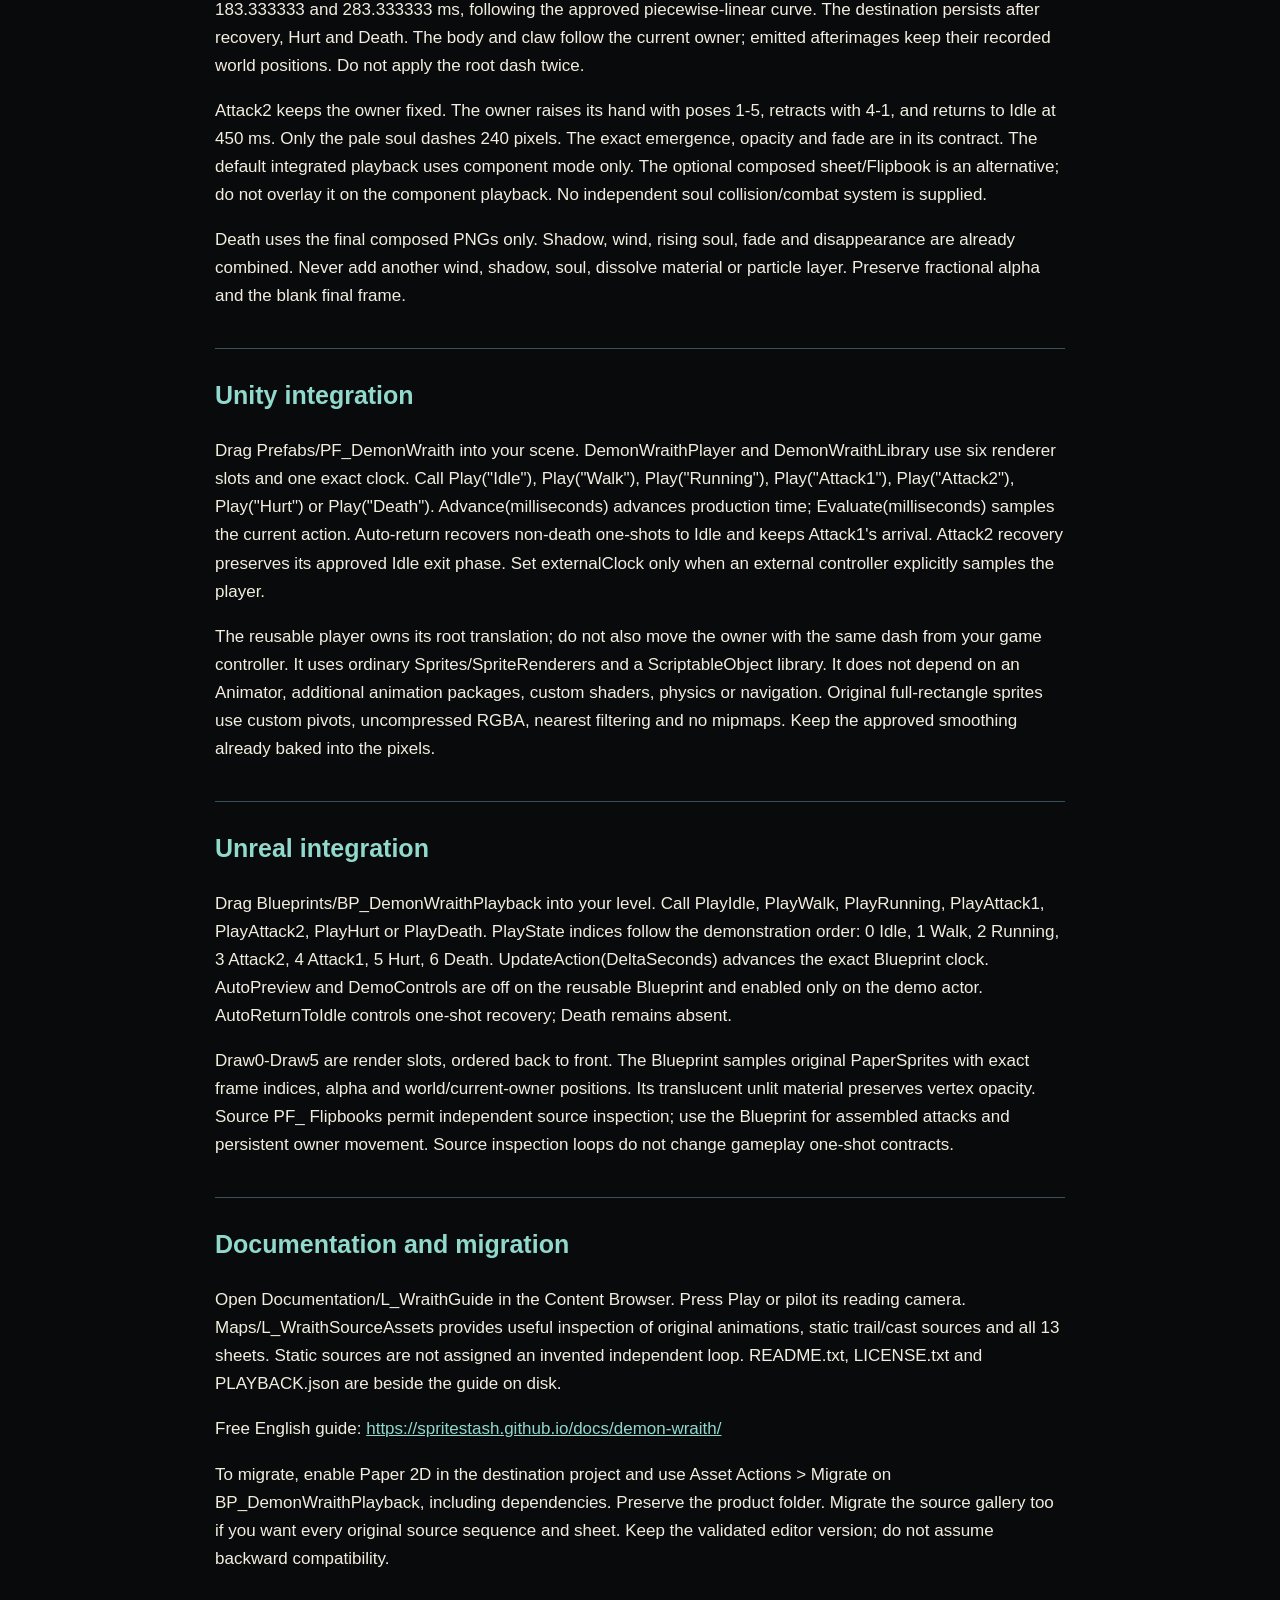
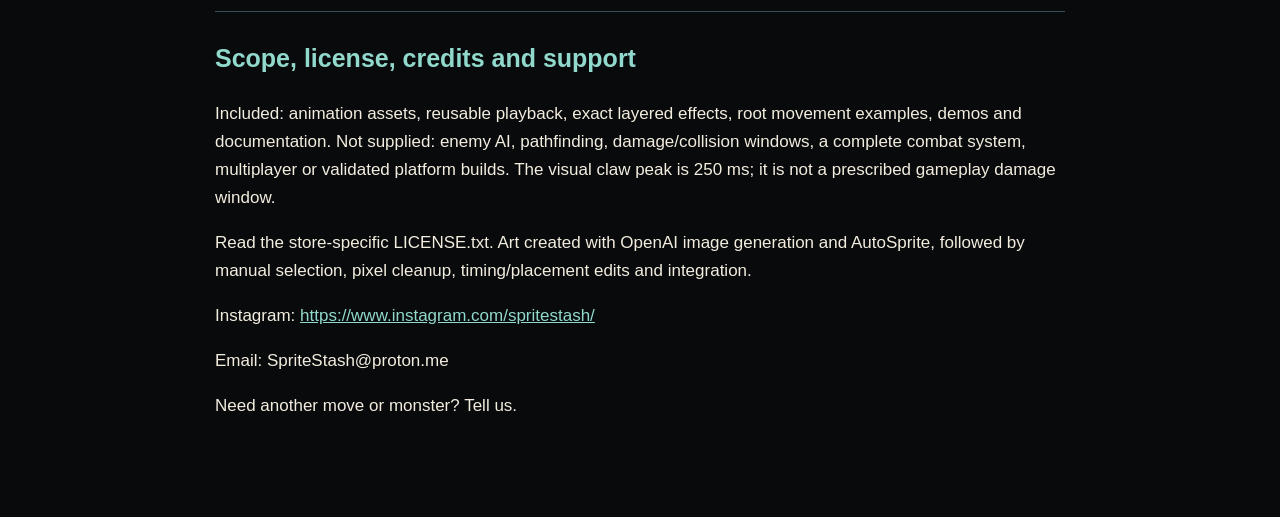
<file: docs/demon-wraith/index.html>
<!doctype html><html lang="en"><head><meta charset="utf-8"><meta name="viewport" content="width=device-width,initial-scale=1"><title>Demon Wraith — Integration Guide | Sprite Stash</title><style>body{margin:0;background:#080a0c;color:#f3eddf;font:17px/1.65 Arial,sans-serif}main{max-width:850px;margin:auto;padding:42px 24px 80px}a{color:#91d9cc;overflow-wrap:anywhere}h1{font-size:36px;line-height:1.2}h2{border-top:1px solid #39515b;padding-top:26px;margin-top:38px;color:#91d9cc;font-size:25px}p,li{overflow-wrap:anywhere}.brand{color:#e30b36;letter-spacing:2px;font-weight:bold}.version{color:#9cb5bf}nav{display:flex;flex-wrap:wrap;gap:18px}</style></head><body><main><div class="brand">SPRITE STASH / DARK FANTASY BESTIARY</div><p class="version">Free English integration guide · Release 1.0.0</p><nav><a href="https://spritestash.itch.io/demon-wraith">Product on itch.io</a><a href="https://www.fab.com/sellers/SpriteStash">Sprite Stash on Fab</a></nav><h1>Demon Wraith — Dark Fantasy Bestiary / Pack 03</h1><p>Sprite Stash. One floating demon monster and seven movements. The PNG download contains 178 production frame files and 13 spritesheets. This total includes 36 optional composed Attack2 frames; component and composed modes are alternative views of the same action. Sheets contain the same poses, not additional artwork.</p><h2>Compatibility and validation</h2><p>Tested in Unity 6000.0.47f1 / Built-in and Unreal Engine 5.8.3 / Paper 2D on Windows editors.</p><p>Other versions, URP/HDRP, UEFN, networking and packaged platforms are not validated. See the exact release&#x27;s validation record and store compatibility fields. No C++ or Python runtime is required.</p><h2>Open the demos</h2><ul><li>Unity: import the unitypackage into a Built-in project. Open Assets/SpriteStash/DemonWraith/Scenes/SC_DemonWraithDemo.unity and press Play.</li><li>Unreal: extract the ZIP and open DemonWraithDarkFantasyBestiaryPack03.uproject in the validated editor. Enable Paper 2D. Open Maps/L_DemonWraithOverview and press Play.</li><li>Keys 1-7 select Idle, Walk, Running, Attack2, Attack1, Hurt and Death. The preview sequence plays each once in that order, then repeats the whole presentation. Repetition resets the presentation origin; gameplay Attack1 does not reset its arrival.</li></ul><h2>Production timing</h2><p>Idle: 16 frames, 1600 ms, loop. Walk: 16 frames, 1280 ms, loop. Running: 16 frames, 960 ms, loop. Attack1 and Attack2: 600 ms each, once, using 36 exact synchronized sample intervals of 16.6666666667 ms. Hurt: 9 frames, 520 ms, once. Death: 40 frames, 1600 ms, once and fully absent at its final frame. The complete presentation is 7160 ms with no extra holds.</p><p>Source manifests and Contracts specify actual per-frame timing. Display encoders may merge images or round preview delays; do not infer production counts or timing from encoded GIF/APNG frames. PNGs and sheets are the pixel authority. APNGs preserve soft alpha for Attack2 and Death; GIF palette/binary coverage is not a production texture format.</p><h2>Registration and movement</h2><p>This monster is airborne. Keep 256 pixels per art unit (Unity units), or 2.56 pixels per Unreal centimeter. Idle/Walk/Running/Hurt use 512 x 512 canvases and top-origin root (256,200). Attack bodies use 512 x 576 and (256,264). Death uses 896 x 800 and (576,382). Optional Attack2 composed frames use 1280 x 800 and (576,328). The root is a fixed art-registration anchor, not a terrestrial foot pivot. Never crop/recenter each pose by its visible bounds. Walk&#x27;s six-degree and Running&#x27;s ten-degree tilts are already baked into the pixels.</p><p>Attack1 moves the owning monster 240 pixels (0.9375 Unity units / 93.75 Unreal centimeters) between 183.333333 and 283.333333 ms, following the approved piecewise-linear curve. The destination persists after recovery, Hurt and Death. The body and claw follow the current owner; emitted afterimages keep their recorded world positions. Do not apply the root dash twice.</p><p>Attack2 keeps the owner fixed. The owner raises its hand with poses 1-5, retracts with 4-1, and returns to Idle at 450 ms. Only the pale soul dashes 240 pixels. The exact emergence, opacity and fade are in its contract. The default integrated playback uses component mode only. The optional composed sheet/Flipbook is an alternative; do not overlay it on the component playback. No independent soul collision/combat system is supplied.</p><p>Death uses the final composed PNGs only. Shadow, wind, rising soul, fade and disappearance are already combined. Never add another wind, shadow, soul, dissolve material or particle layer. Preserve fractional alpha and the blank final frame.</p><h2>Unity integration</h2><p>Drag Prefabs/PF_DemonWraith into your scene. DemonWraithPlayer and DemonWraithLibrary use six renderer slots and one exact clock. Call Play(&quot;Idle&quot;), Play(&quot;Walk&quot;), Play(&quot;Running&quot;), Play(&quot;Attack1&quot;), Play(&quot;Attack2&quot;), Play(&quot;Hurt&quot;) or Play(&quot;Death&quot;). Advance(milliseconds) advances production time; Evaluate(milliseconds) samples the current action. Auto-return recovers non-death one-shots to Idle and keeps Attack1&#x27;s arrival. Attack2 recovery preserves its approved Idle exit phase. Set externalClock only when an external controller explicitly samples the player.</p><p>The reusable player owns its root translation; do not also move the owner with the same dash from your game controller. It uses ordinary Sprites/SpriteRenderers and a ScriptableObject library. It does not depend on an Animator, additional animation packages, custom shaders, physics or navigation. Original full-rectangle sprites use custom pivots, uncompressed RGBA, nearest filtering and no mipmaps. Keep the approved smoothing already baked into the pixels.</p><h2>Unreal integration</h2><p>Drag Blueprints/BP_DemonWraithPlayback into your level. Call PlayIdle, PlayWalk, PlayRunning, PlayAttack1, PlayAttack2, PlayHurt or PlayDeath. PlayState indices follow the demonstration order: 0 Idle, 1 Walk, 2 Running, 3 Attack2, 4 Attack1, 5 Hurt, 6 Death. UpdateAction(DeltaSeconds) advances the exact Blueprint clock. AutoPreview and DemoControls are off on the reusable Blueprint and enabled only on the demo actor. AutoReturnToIdle controls one-shot recovery; Death remains absent.</p><p>Draw0-Draw5 are render slots, ordered back to front. The Blueprint samples original PaperSprites with exact frame indices, alpha and world/current-owner positions. Its translucent unlit material preserves vertex opacity. Source PF_ Flipbooks permit independent source inspection; use the Blueprint for assembled attacks and persistent owner movement. Source inspection loops do not change gameplay one-shot contracts.</p><h2>Documentation and migration</h2><p>Open Documentation/L_WraithGuide in the Content Browser. Press Play or pilot its reading camera. Maps/L_WraithSourceAssets provides useful inspection of original animations, static trail/cast sources and all 13 sheets. Static sources are not assigned an invented independent loop. README.txt, LICENSE.txt and PLAYBACK.json are beside the guide on disk.</p><p>Free English guide: <a href="https://spritestash.github.io/docs/demon-wraith/">https://spritestash.github.io/docs/demon-wraith/</a></p><p>To migrate, enable Paper 2D in the destination project and use Asset Actions &gt; Migrate on BP_DemonWraithPlayback, including dependencies. Preserve the product folder. Migrate the source gallery too if you want every original source sequence and sheet. Keep the validated editor version; do not assume backward compatibility.</p><h2>Scope, license, credits and support</h2><p>Included: animation assets, reusable playback, exact layered effects, root movement examples, demos and documentation. Not supplied: enemy AI, pathfinding, damage/collision windows, a complete combat system, multiplayer or validated platform builds. The visual claw peak is 250 ms; it is not a prescribed gameplay damage window.</p><p>Read the store-specific LICENSE.txt. Art created with OpenAI image generation and AutoSprite, followed by manual selection, pixel cleanup, timing/placement edits and integration.</p><p>Instagram: <a href="https://www.instagram.com/spritestash/">https://www.instagram.com/spritestash/</a></p><p>Email: SpriteStash@proton.me</p><p>Need another move or monster? Tell us.</p></main></body></html>
</file>
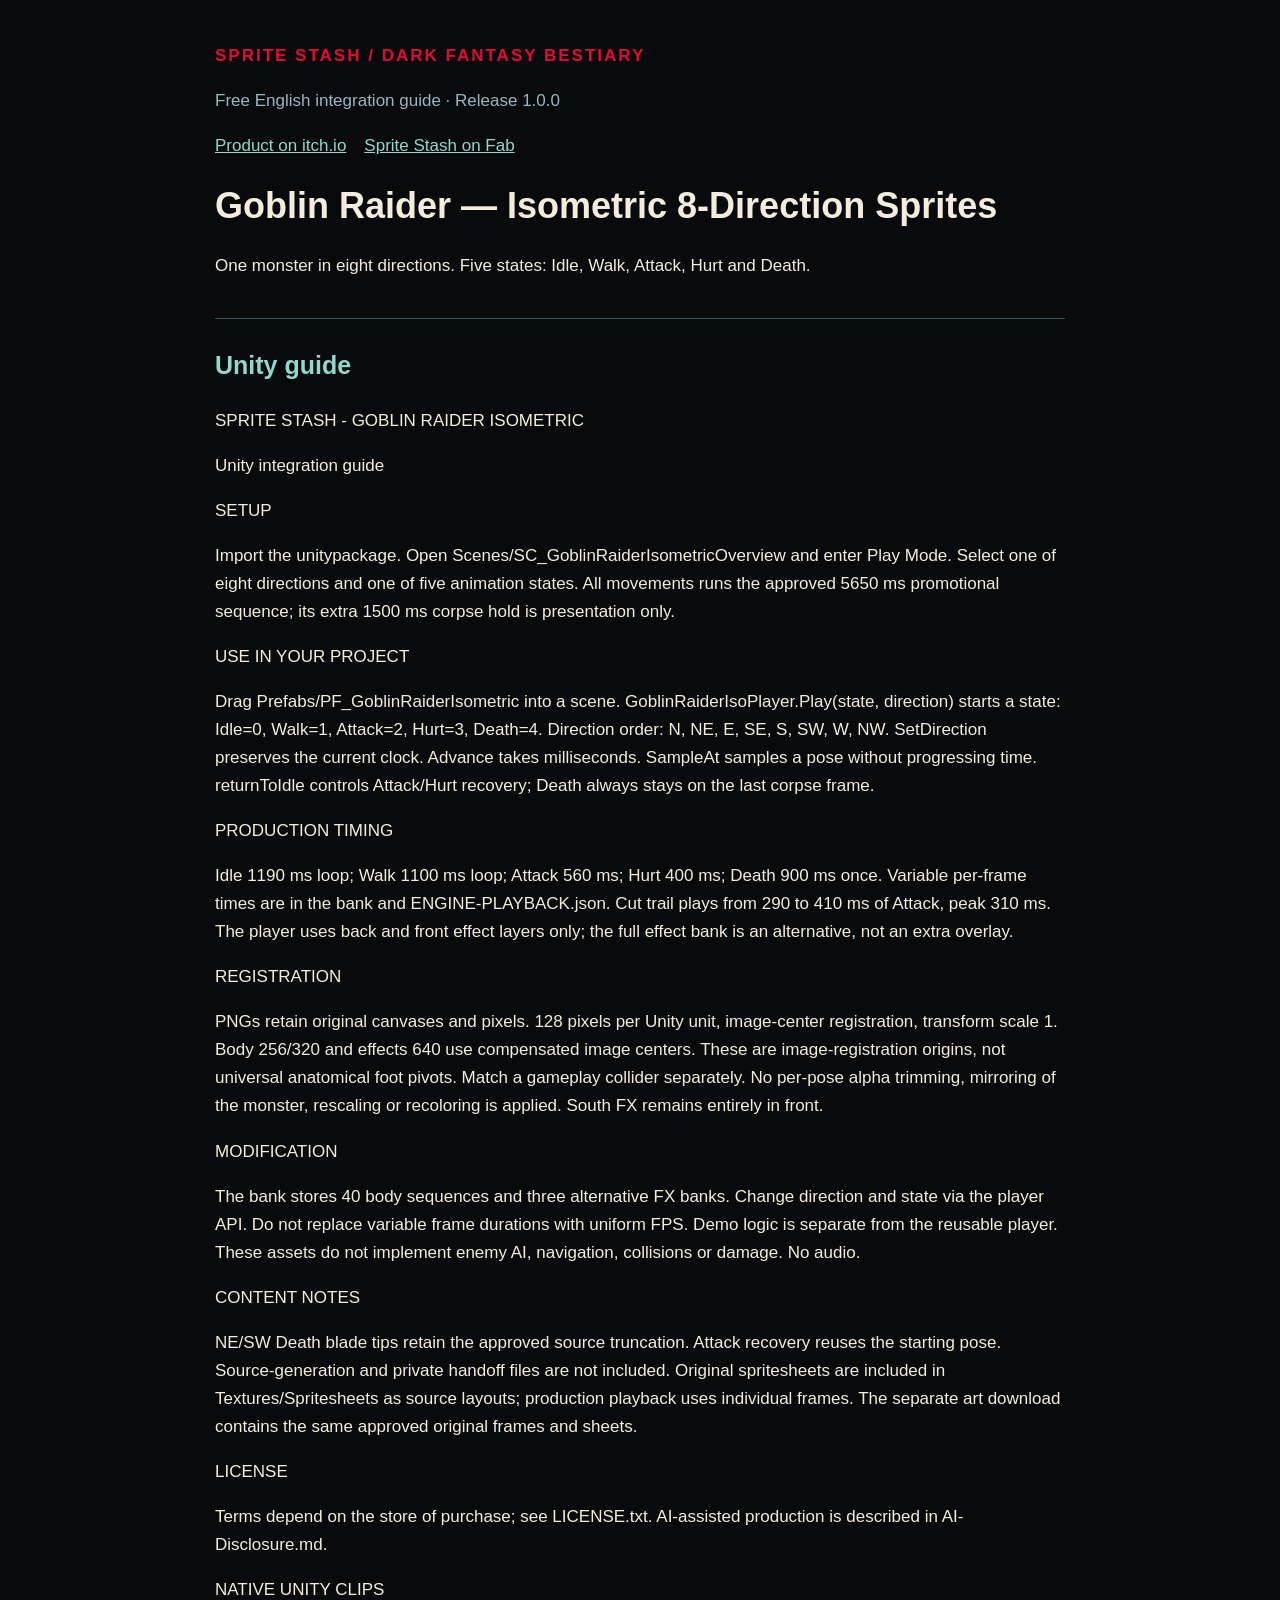
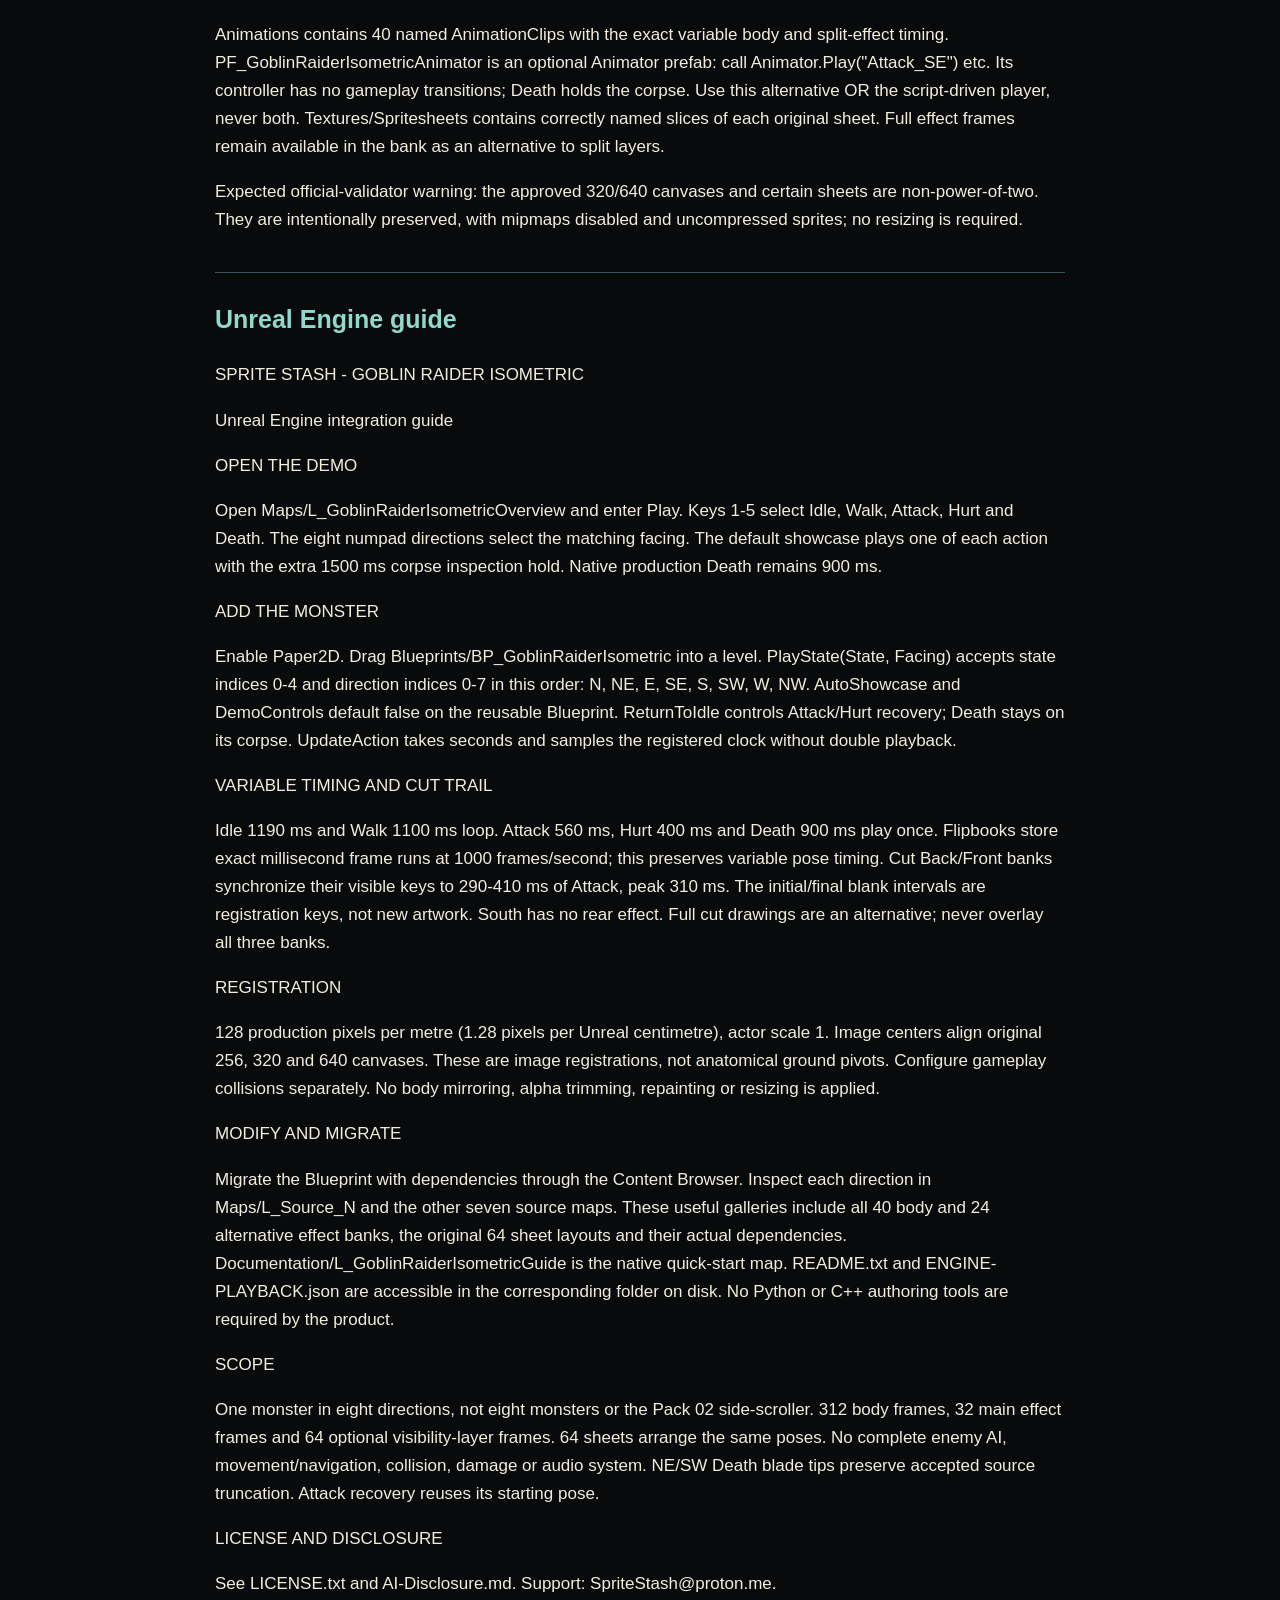
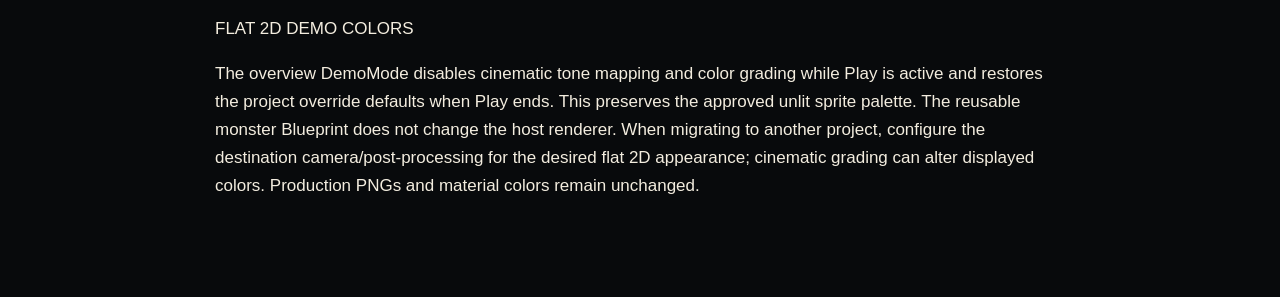
<file: docs/goblin-raider-isometric/index.html>
<!doctype html><html lang="en"><head><meta charset="utf-8"><meta name="viewport" content="width=device-width,initial-scale=1"><title>Goblin Raider — Isometric 8-Direction Sprites — Integration Guide | Sprite Stash</title><style>body{margin:0;background:#080a0c;color:#f3eddf;font:17px/1.65 Arial,sans-serif}main{max-width:850px;margin:auto;padding:42px 24px 80px}a{color:#91d9cc;overflow-wrap:anywhere}h1{font-size:36px;line-height:1.2}h2{border-top:1px solid #39515b;padding-top:26px;margin-top:38px;color:#91d9cc;font-size:25px}p,li{overflow-wrap:anywhere}.brand{color:#e30b36;letter-spacing:2px;font-weight:bold}.version{color:#9cb5bf}nav{display:flex;flex-wrap:wrap;gap:18px}</style></head><body><main><div class="brand">SPRITE STASH / DARK FANTASY BESTIARY</div><p class="version">Free English integration guide · Release 1.0.0</p><nav><a href="https://spritestash.itch.io/goblin-raider-isometric">Product on itch.io</a><a href="https://www.fab.com/sellers/SpriteStash">Sprite Stash on Fab</a></nav><h1>Goblin Raider — Isometric 8-Direction Sprites</h1><p>One monster in eight directions. Five states: Idle, Walk, Attack, Hurt and Death.</p><h2>Unity guide</h2><p>SPRITE STASH - GOBLIN RAIDER ISOMETRIC</p><p>Unity integration guide</p><p>SETUP</p><p>Import the unitypackage. Open Scenes/SC_GoblinRaiderIsometricOverview and enter Play Mode. Select one of eight directions and one of five animation states. All movements runs the approved 5650 ms promotional sequence; its extra 1500 ms corpse hold is presentation only.</p><p>USE IN YOUR PROJECT</p><p>Drag Prefabs/PF_GoblinRaiderIsometric into a scene. GoblinRaiderIsoPlayer.Play(state, direction) starts a state: Idle=0, Walk=1, Attack=2, Hurt=3, Death=4. Direction order: N, NE, E, SE, S, SW, W, NW. SetDirection preserves the current clock. Advance takes milliseconds. SampleAt samples a pose without progressing time. returnToIdle controls Attack/Hurt recovery; Death always stays on the last corpse frame.</p><p>PRODUCTION TIMING</p><p>Idle 1190 ms loop; Walk 1100 ms loop; Attack 560 ms; Hurt 400 ms; Death 900 ms once. Variable per-frame times are in the bank and ENGINE-PLAYBACK.json. Cut trail plays from 290 to 410 ms of Attack, peak 310 ms. The player uses back and front effect layers only; the full effect bank is an alternative, not an extra overlay.</p><p>REGISTRATION</p><p>PNGs retain original canvases and pixels. 128 pixels per Unity unit, image-center registration, transform scale 1. Body 256/320 and effects 640 use compensated image centers. These are image-registration origins, not universal anatomical foot pivots. Match a gameplay collider separately. No per-pose alpha trimming, mirroring of the monster, rescaling or recoloring is applied. South FX remains entirely in front.</p><p>MODIFICATION</p><p>The bank stores 40 body sequences and three alternative FX banks. Change direction and state via the player API. Do not replace variable frame durations with uniform FPS. Demo logic is separate from the reusable player. These assets do not implement enemy AI, navigation, collisions or damage. No audio.</p><p>CONTENT NOTES</p><p>NE/SW Death blade tips retain the approved source truncation. Attack recovery reuses the starting pose. Source-generation and private handoff files are not included. Original spritesheets are included in Textures/Spritesheets as source layouts; production playback uses individual frames. The separate art download contains the same approved original frames and sheets.</p><p>LICENSE</p><p>Terms depend on the store of purchase; see LICENSE.txt. AI-assisted production is described in AI-Disclosure.md.</p><p>NATIVE UNITY CLIPS</p><p>Animations contains 40 named AnimationClips with the exact variable body and split-effect timing. PF_GoblinRaiderIsometricAnimator is an optional Animator prefab: call Animator.Play(&quot;Attack_SE&quot;) etc. Its controller has no gameplay transitions; Death holds the corpse. Use this alternative OR the script-driven player, never both. Textures/Spritesheets contains correctly named slices of each original sheet. Full effect frames remain available in the bank as an alternative to split layers.</p><p>Expected official-validator warning: the approved 320/640 canvases and certain sheets are non-power-of-two. They are intentionally preserved, with mipmaps disabled and uncompressed sprites; no resizing is required.</p><h2>Unreal Engine guide</h2><p>SPRITE STASH - GOBLIN RAIDER ISOMETRIC</p><p>Unreal Engine integration guide</p><p>OPEN THE DEMO</p><p>Open Maps/L_GoblinRaiderIsometricOverview and enter Play. Keys 1-5 select Idle, Walk, Attack, Hurt and Death. The eight numpad directions select the matching facing. The default showcase plays one of each action with the extra 1500 ms corpse inspection hold. Native production Death remains 900 ms.</p><p>ADD THE MONSTER</p><p>Enable Paper2D. Drag Blueprints/BP_GoblinRaiderIsometric into a level. PlayState(State, Facing) accepts state indices 0-4 and direction indices 0-7 in this order: N, NE, E, SE, S, SW, W, NW. AutoShowcase and DemoControls default false on the reusable Blueprint. ReturnToIdle controls Attack/Hurt recovery; Death stays on its corpse. UpdateAction takes seconds and samples the registered clock without double playback.</p><p>VARIABLE TIMING AND CUT TRAIL</p><p>Idle 1190 ms and Walk 1100 ms loop. Attack 560 ms, Hurt 400 ms and Death 900 ms play once. Flipbooks store exact millisecond frame runs at 1000 frames/second; this preserves variable pose timing. Cut Back/Front banks synchronize their visible keys to 290-410 ms of Attack, peak 310 ms. The initial/final blank intervals are registration keys, not new artwork. South has no rear effect. Full cut drawings are an alternative; never overlay all three banks.</p><p>REGISTRATION</p><p>128 production pixels per metre (1.28 pixels per Unreal centimetre), actor scale 1. Image centers align original 256, 320 and 640 canvases. These are image registrations, not anatomical ground pivots. Configure gameplay collisions separately. No body mirroring, alpha trimming, repainting or resizing is applied.</p><p>MODIFY AND MIGRATE</p><p>Migrate the Blueprint with dependencies through the Content Browser. Inspect each direction in Maps/L_Source_N and the other seven source maps. These useful galleries include all 40 body and 24 alternative effect banks, the original 64 sheet layouts and their actual dependencies. Documentation/L_GoblinRaiderIsometricGuide is the native quick-start map. README.txt and ENGINE-PLAYBACK.json are accessible in the corresponding folder on disk. No Python or C++ authoring tools are required by the product.</p><p>SCOPE</p><p>One monster in eight directions, not eight monsters or the Pack 02 side-scroller. 312 body frames, 32 main effect frames and 64 optional visibility-layer frames. 64 sheets arrange the same poses. No complete enemy AI, movement/navigation, collision, damage or audio system. NE/SW Death blade tips preserve accepted source truncation. Attack recovery reuses its starting pose.</p><p>LICENSE AND DISCLOSURE</p><p>See LICENSE.txt and AI-Disclosure.md. Support: SpriteStash@proton.me.</p><p>FLAT 2D DEMO COLORS</p><p>The overview DemoMode disables cinematic tone mapping and color grading while Play is active and restores the project override defaults when Play ends. This preserves the approved unlit sprite palette. The reusable monster Blueprint does not change the host renderer. When migrating to another project, configure the destination camera/post-processing for the desired flat 2D appearance; cinematic grading can alter displayed colors. Production PNGs and material colors remain unchanged.</p></main></body></html>
</file>
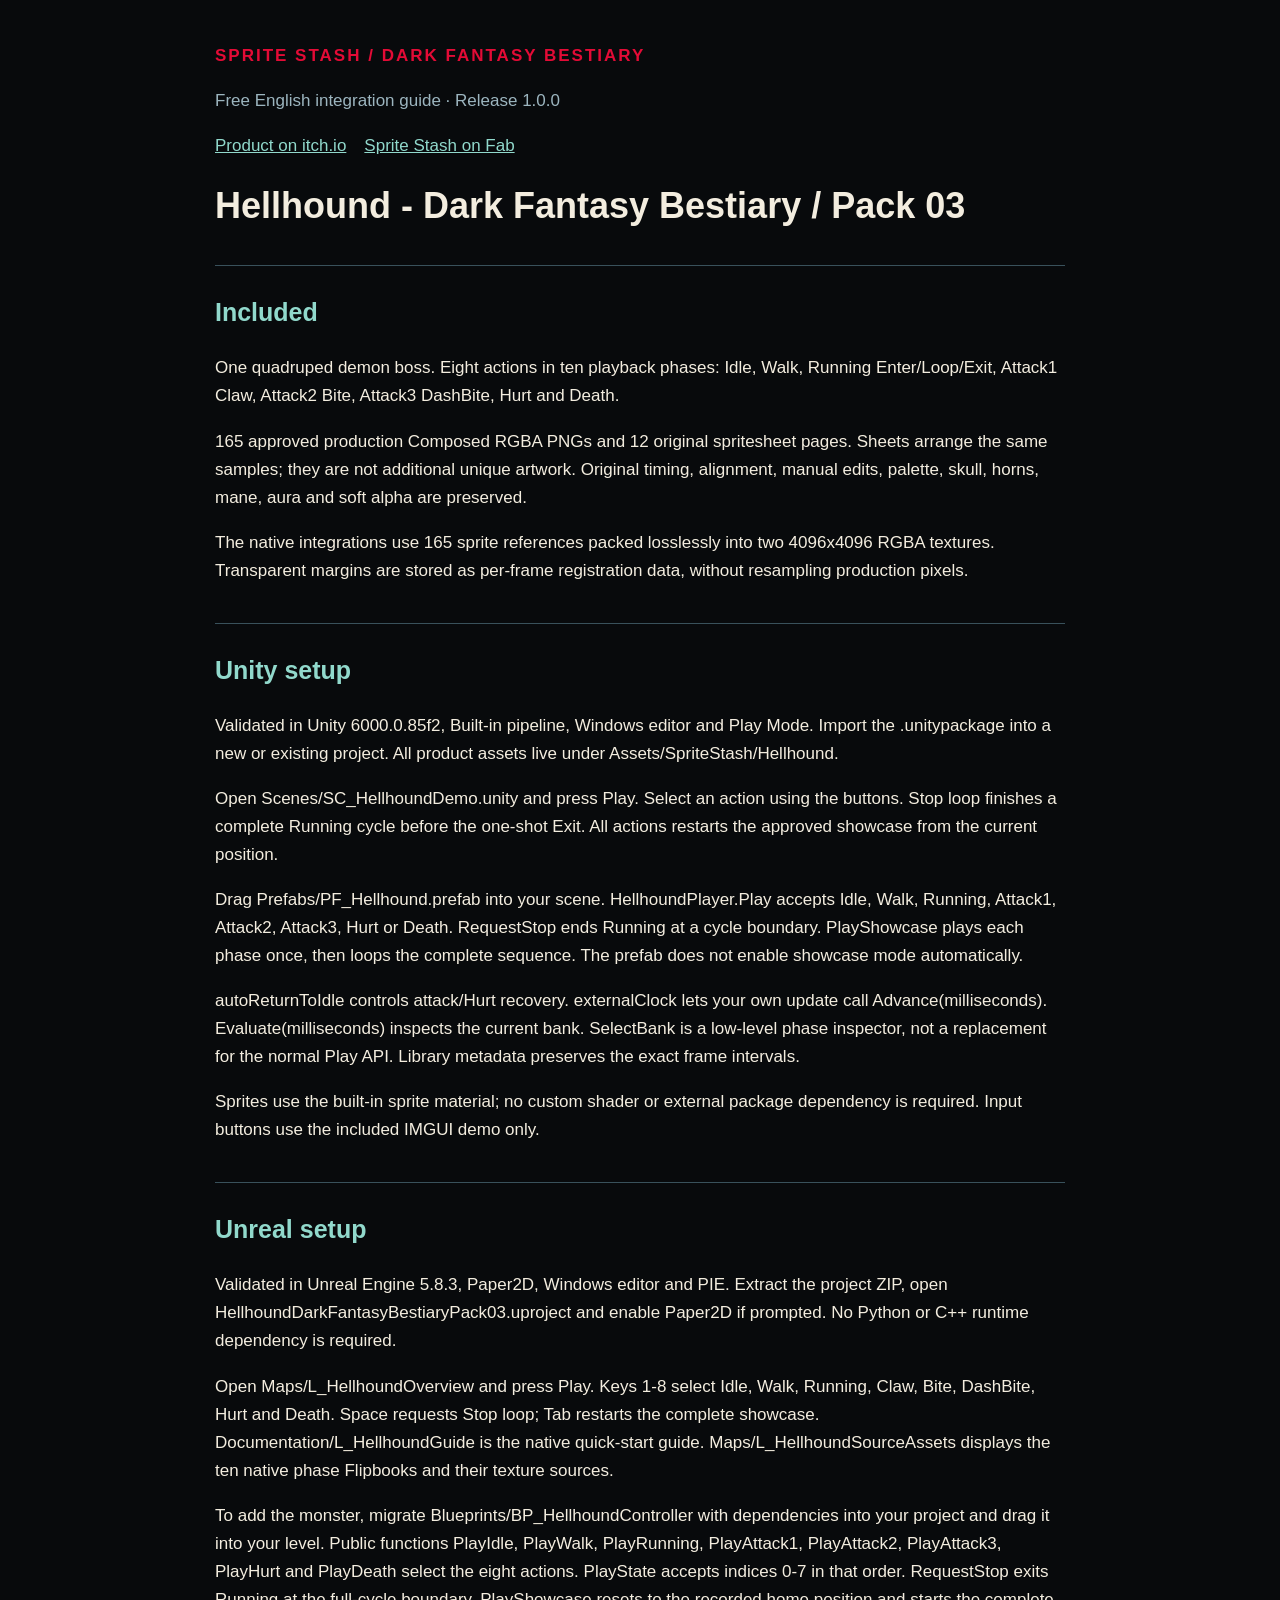
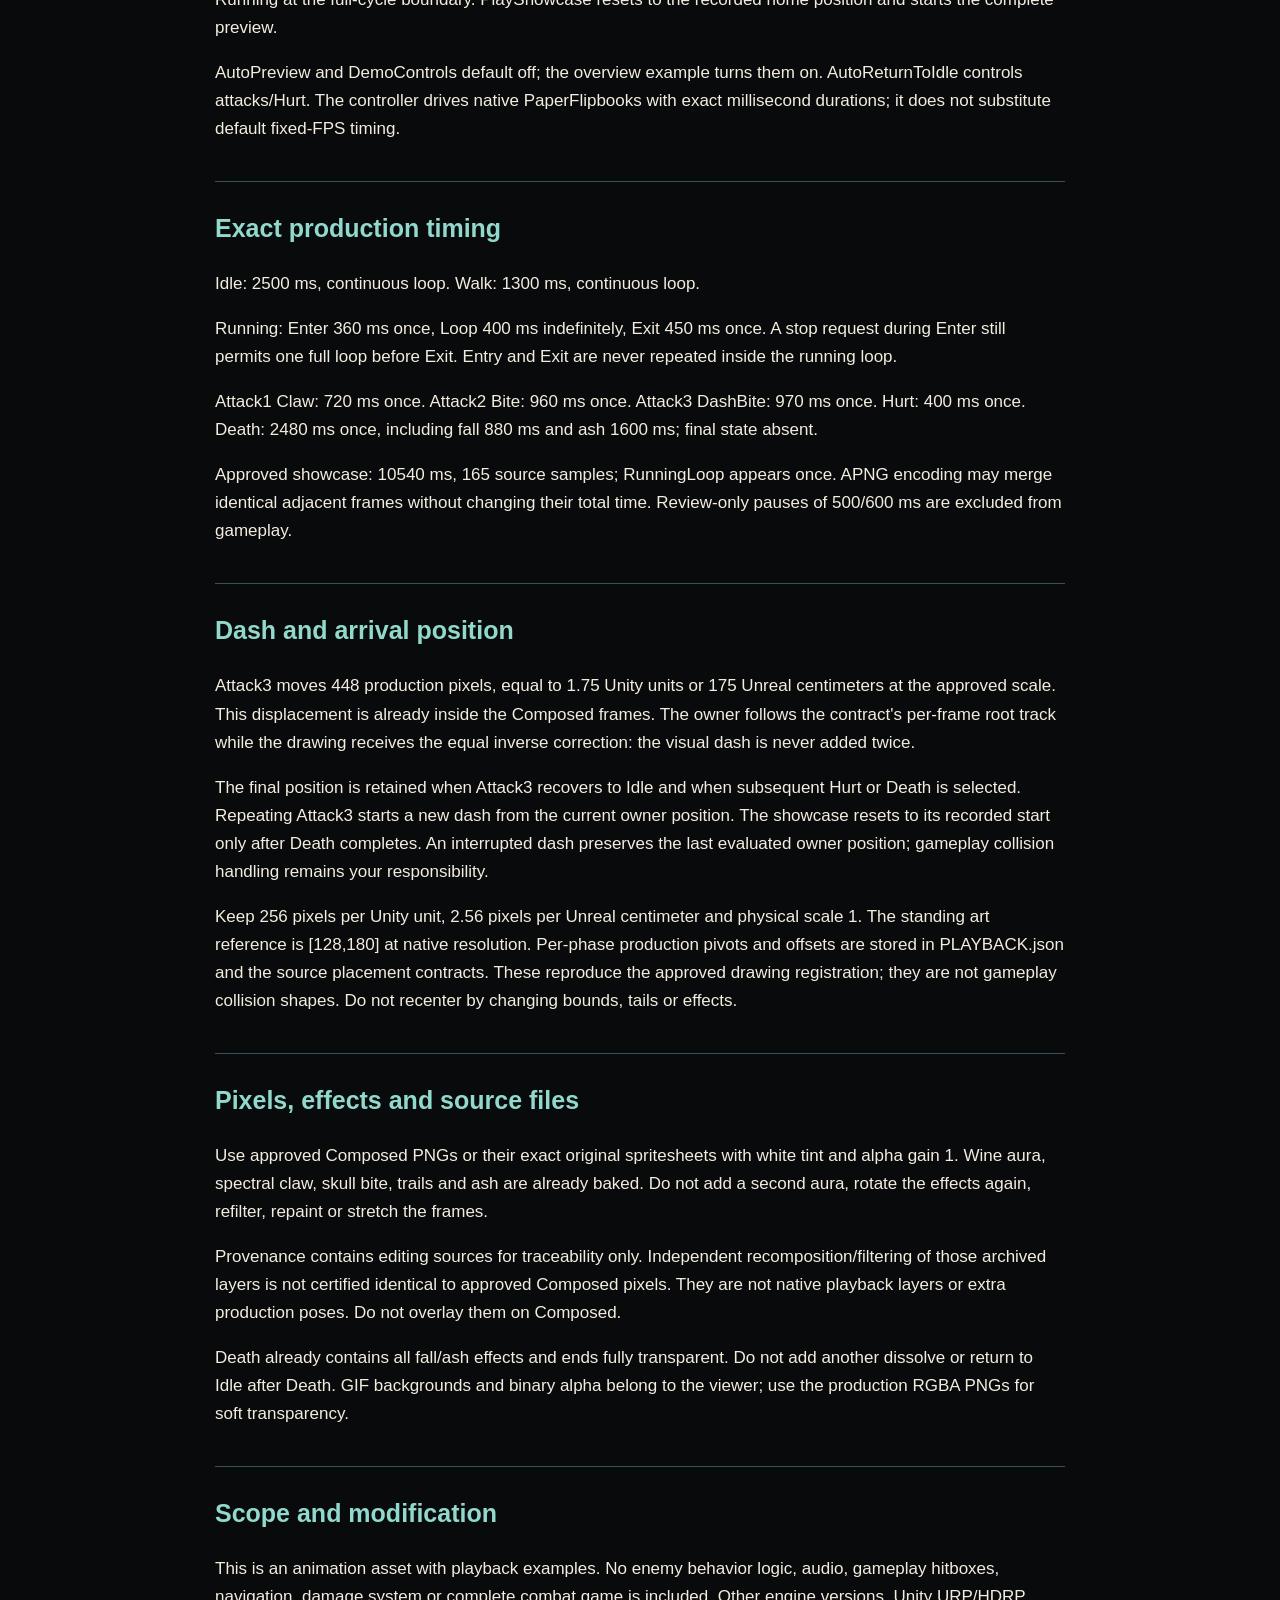
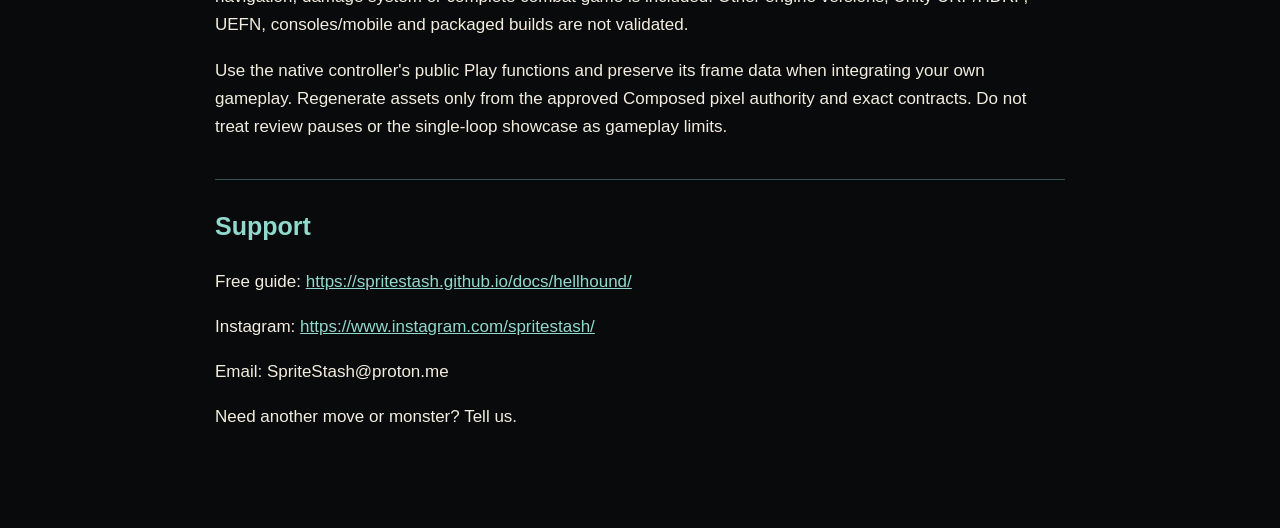
<file: docs/hellhound/index.html>
<!doctype html><html lang="en"><head><meta charset="utf-8"><meta name="viewport" content="width=device-width,initial-scale=1"><title>Hellhound — Integration Guide | Sprite Stash</title><style>body{margin:0;background:#080a0c;color:#f3eddf;font:17px/1.65 Arial,sans-serif}main{max-width:850px;margin:auto;padding:42px 24px 80px}a{color:#91d9cc;overflow-wrap:anywhere}h1{font-size:36px;line-height:1.2}h2{border-top:1px solid #39515b;padding-top:26px;margin-top:38px;color:#91d9cc;font-size:25px}p,li{overflow-wrap:anywhere}.brand{color:#e30b36;letter-spacing:2px;font-weight:bold}.version{color:#9cb5bf}nav{display:flex;flex-wrap:wrap;gap:18px}</style></head><body><main><div class="brand">SPRITE STASH / DARK FANTASY BESTIARY</div><p class="version">Free English integration guide · Release 1.0.0</p><nav><a href="https://spritestash.itch.io/hellhound">Product on itch.io</a><a href="https://www.fab.com/sellers/SpriteStash">Sprite Stash on Fab</a></nav><h1>Hellhound - Dark Fantasy Bestiary / Pack 03</h1><h2>Included</h2><p>One quadruped demon boss. Eight actions in ten playback phases: Idle, Walk, Running Enter/Loop/Exit, Attack1 Claw, Attack2 Bite, Attack3 DashBite, Hurt and Death.</p><p>165 approved production Composed RGBA PNGs and 12 original spritesheet pages. Sheets arrange the same samples; they are not additional unique artwork. Original timing, alignment, manual edits, palette, skull, horns, mane, aura and soft alpha are preserved.</p><p>The native integrations use 165 sprite references packed losslessly into two 4096x4096 RGBA textures. Transparent margins are stored as per-frame registration data, without resampling production pixels.</p><h2>Unity setup</h2><p>Validated in Unity 6000.0.85f2, Built-in pipeline, Windows editor and Play Mode. Import the .unitypackage into a new or existing project. All product assets live under Assets/SpriteStash/Hellhound.</p><p>Open Scenes/SC_HellhoundDemo.unity and press Play. Select an action using the buttons. Stop loop finishes a complete Running cycle before the one-shot Exit. All actions restarts the approved showcase from the current position.</p><p>Drag Prefabs/PF_Hellhound.prefab into your scene. HellhoundPlayer.Play accepts Idle, Walk, Running, Attack1, Attack2, Attack3, Hurt or Death. RequestStop ends Running at a cycle boundary. PlayShowcase plays each phase once, then loops the complete sequence. The prefab does not enable showcase mode automatically.</p><p>autoReturnToIdle controls attack/Hurt recovery. externalClock lets your own update call Advance(milliseconds). Evaluate(milliseconds) inspects the current bank. SelectBank is a low-level phase inspector, not a replacement for the normal Play API. Library metadata preserves the exact frame intervals.</p><p>Sprites use the built-in sprite material; no custom shader or external package dependency is required. Input buttons use the included IMGUI demo only.</p><h2>Unreal setup</h2><p>Validated in Unreal Engine 5.8.3, Paper2D, Windows editor and PIE. Extract the project ZIP, open HellhoundDarkFantasyBestiaryPack03.uproject and enable Paper2D if prompted. No Python or C++ runtime dependency is required.</p><p>Open Maps/L_HellhoundOverview and press Play. Keys 1-8 select Idle, Walk, Running, Claw, Bite, DashBite, Hurt and Death. Space requests Stop loop; Tab restarts the complete showcase. Documentation/L_HellhoundGuide is the native quick-start guide. Maps/L_HellhoundSourceAssets displays the ten native phase Flipbooks and their texture sources.</p><p>To add the monster, migrate Blueprints/BP_HellhoundController with dependencies into your project and drag it into your level. Public functions PlayIdle, PlayWalk, PlayRunning, PlayAttack1, PlayAttack2, PlayAttack3, PlayHurt and PlayDeath select the eight actions. PlayState accepts indices 0-7 in that order. RequestStop exits Running at the full-cycle boundary. PlayShowcase resets to the recorded home position and starts the complete preview.</p><p>AutoPreview and DemoControls default off; the overview example turns them on. AutoReturnToIdle controls attacks/Hurt. The controller drives native PaperFlipbooks with exact millisecond durations; it does not substitute default fixed-FPS timing.</p><h2>Exact production timing</h2><p>Idle: 2500 ms, continuous loop. Walk: 1300 ms, continuous loop.</p><p>Running: Enter 360 ms once, Loop 400 ms indefinitely, Exit 450 ms once. A stop request during Enter still permits one full loop before Exit. Entry and Exit are never repeated inside the running loop.</p><p>Attack1 Claw: 720 ms once. Attack2 Bite: 960 ms once. Attack3 DashBite: 970 ms once. Hurt: 400 ms once. Death: 2480 ms once, including fall 880 ms and ash 1600 ms; final state absent.</p><p>Approved showcase: 10540 ms, 165 source samples; RunningLoop appears once. APNG encoding may merge identical adjacent frames without changing their total time. Review-only pauses of 500/600 ms are excluded from gameplay.</p><h2>Dash and arrival position</h2><p>Attack3 moves 448 production pixels, equal to 1.75 Unity units or 175 Unreal centimeters at the approved scale. This displacement is already inside the Composed frames. The owner follows the contract&#x27;s per-frame root track while the drawing receives the equal inverse correction: the visual dash is never added twice.</p><p>The final position is retained when Attack3 recovers to Idle and when subsequent Hurt or Death is selected. Repeating Attack3 starts a new dash from the current owner position. The showcase resets to its recorded start only after Death completes. An interrupted dash preserves the last evaluated owner position; gameplay collision handling remains your responsibility.</p><p>Keep 256 pixels per Unity unit, 2.56 pixels per Unreal centimeter and physical scale 1. The standing art reference is [128,180] at native resolution. Per-phase production pivots and offsets are stored in PLAYBACK.json and the source placement contracts. These reproduce the approved drawing registration; they are not gameplay collision shapes. Do not recenter by changing bounds, tails or effects.</p><h2>Pixels, effects and source files</h2><p>Use approved Composed PNGs or their exact original spritesheets with white tint and alpha gain 1. Wine aura, spectral claw, skull bite, trails and ash are already baked. Do not add a second aura, rotate the effects again, refilter, repaint or stretch the frames.</p><p>Provenance contains editing sources for traceability only. Independent recomposition/filtering of those archived layers is not certified identical to approved Composed pixels. They are not native playback layers or extra production poses. Do not overlay them on Composed.</p><p>Death already contains all fall/ash effects and ends fully transparent. Do not add another dissolve or return to Idle after Death. GIF backgrounds and binary alpha belong to the viewer; use the production RGBA PNGs for soft transparency.</p><h2>Scope and modification</h2><p>This is an animation asset with playback examples. No enemy behavior logic, audio, gameplay hitboxes, navigation, damage system or complete combat game is included. Other engine versions, Unity URP/HDRP, UEFN, consoles/mobile and packaged builds are not validated.</p><p>Use the native controller&#x27;s public Play functions and preserve its frame data when integrating your own gameplay. Regenerate assets only from the approved Composed pixel authority and exact contracts. Do not treat review pauses or the single-loop showcase as gameplay limits.</p><h2>Support</h2><p>Free guide: <a href="https://spritestash.github.io/docs/hellhound/">https://spritestash.github.io/docs/hellhound/</a></p><p>Instagram: <a href="https://www.instagram.com/spritestash/">https://www.instagram.com/spritestash/</a></p><p>Email: SpriteStash@proton.me</p><p>Need another move or monster? Tell us.</p></main></body></html>
</file>
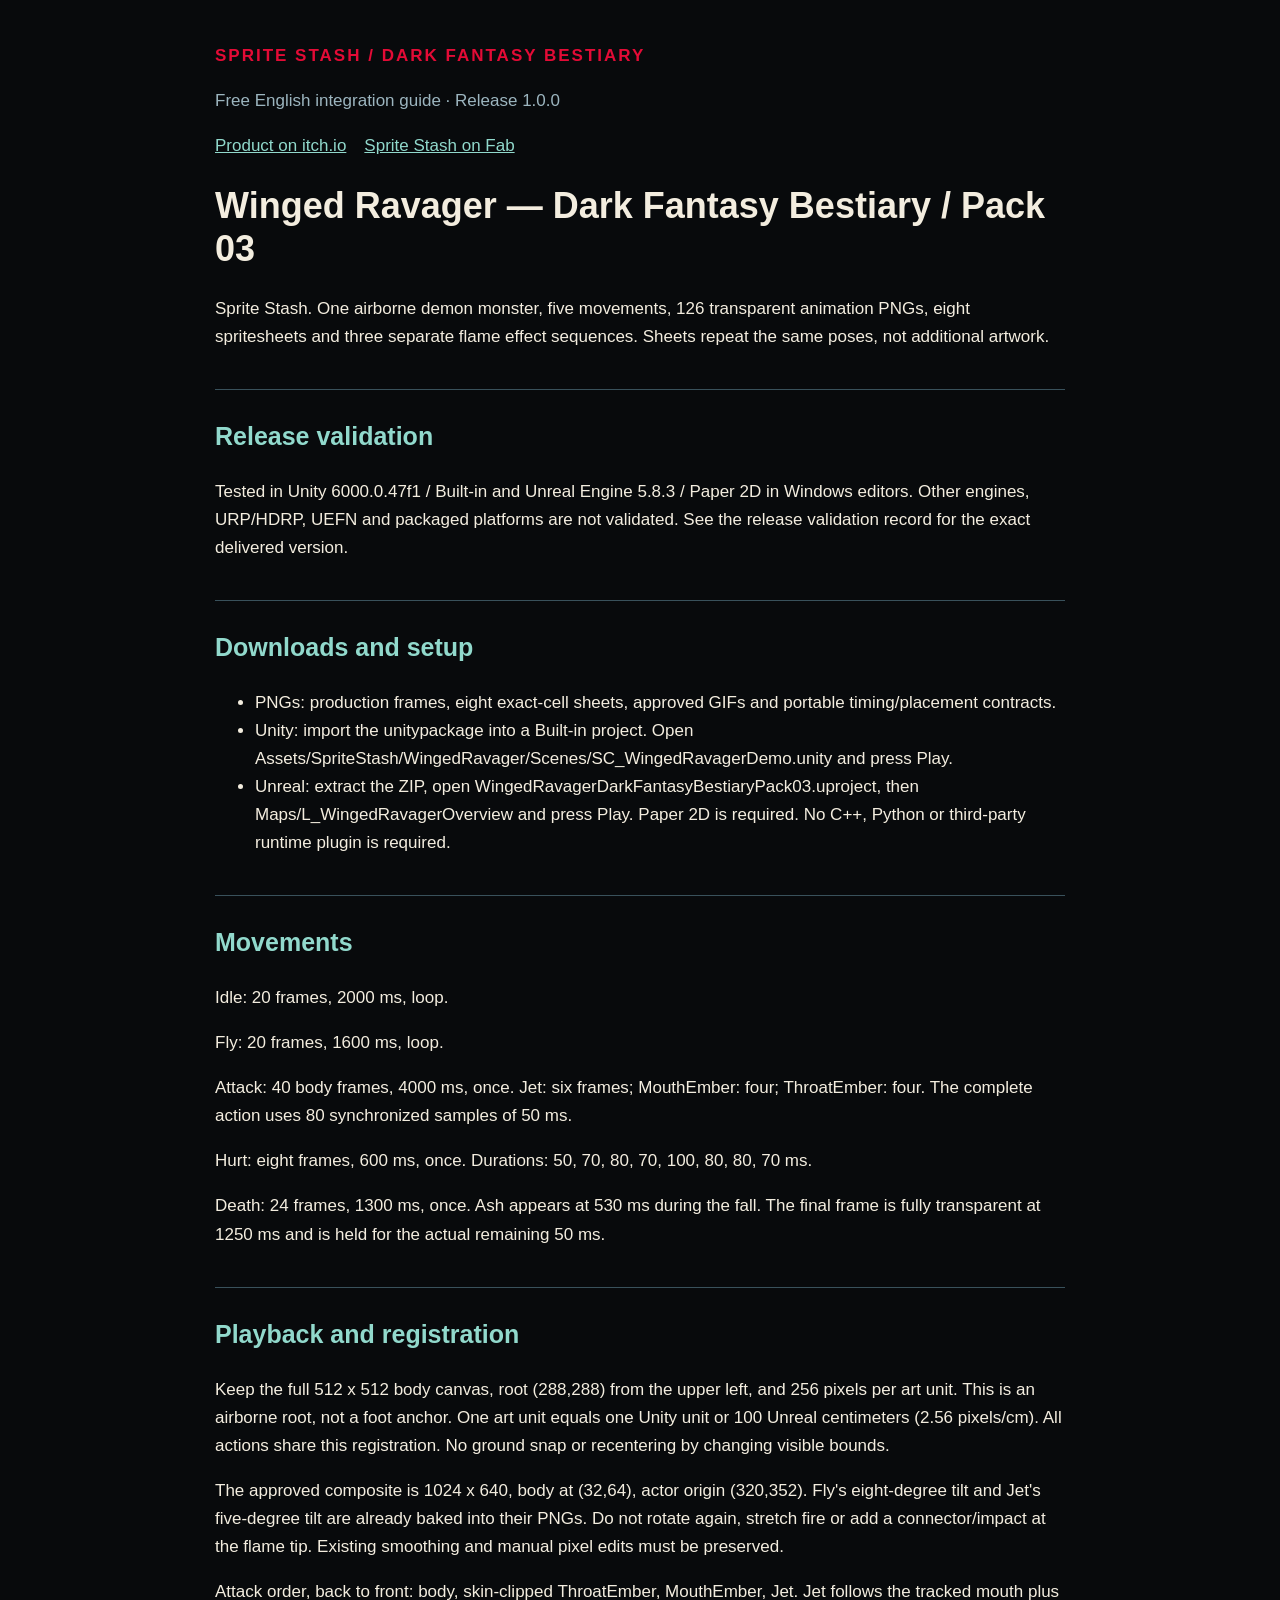
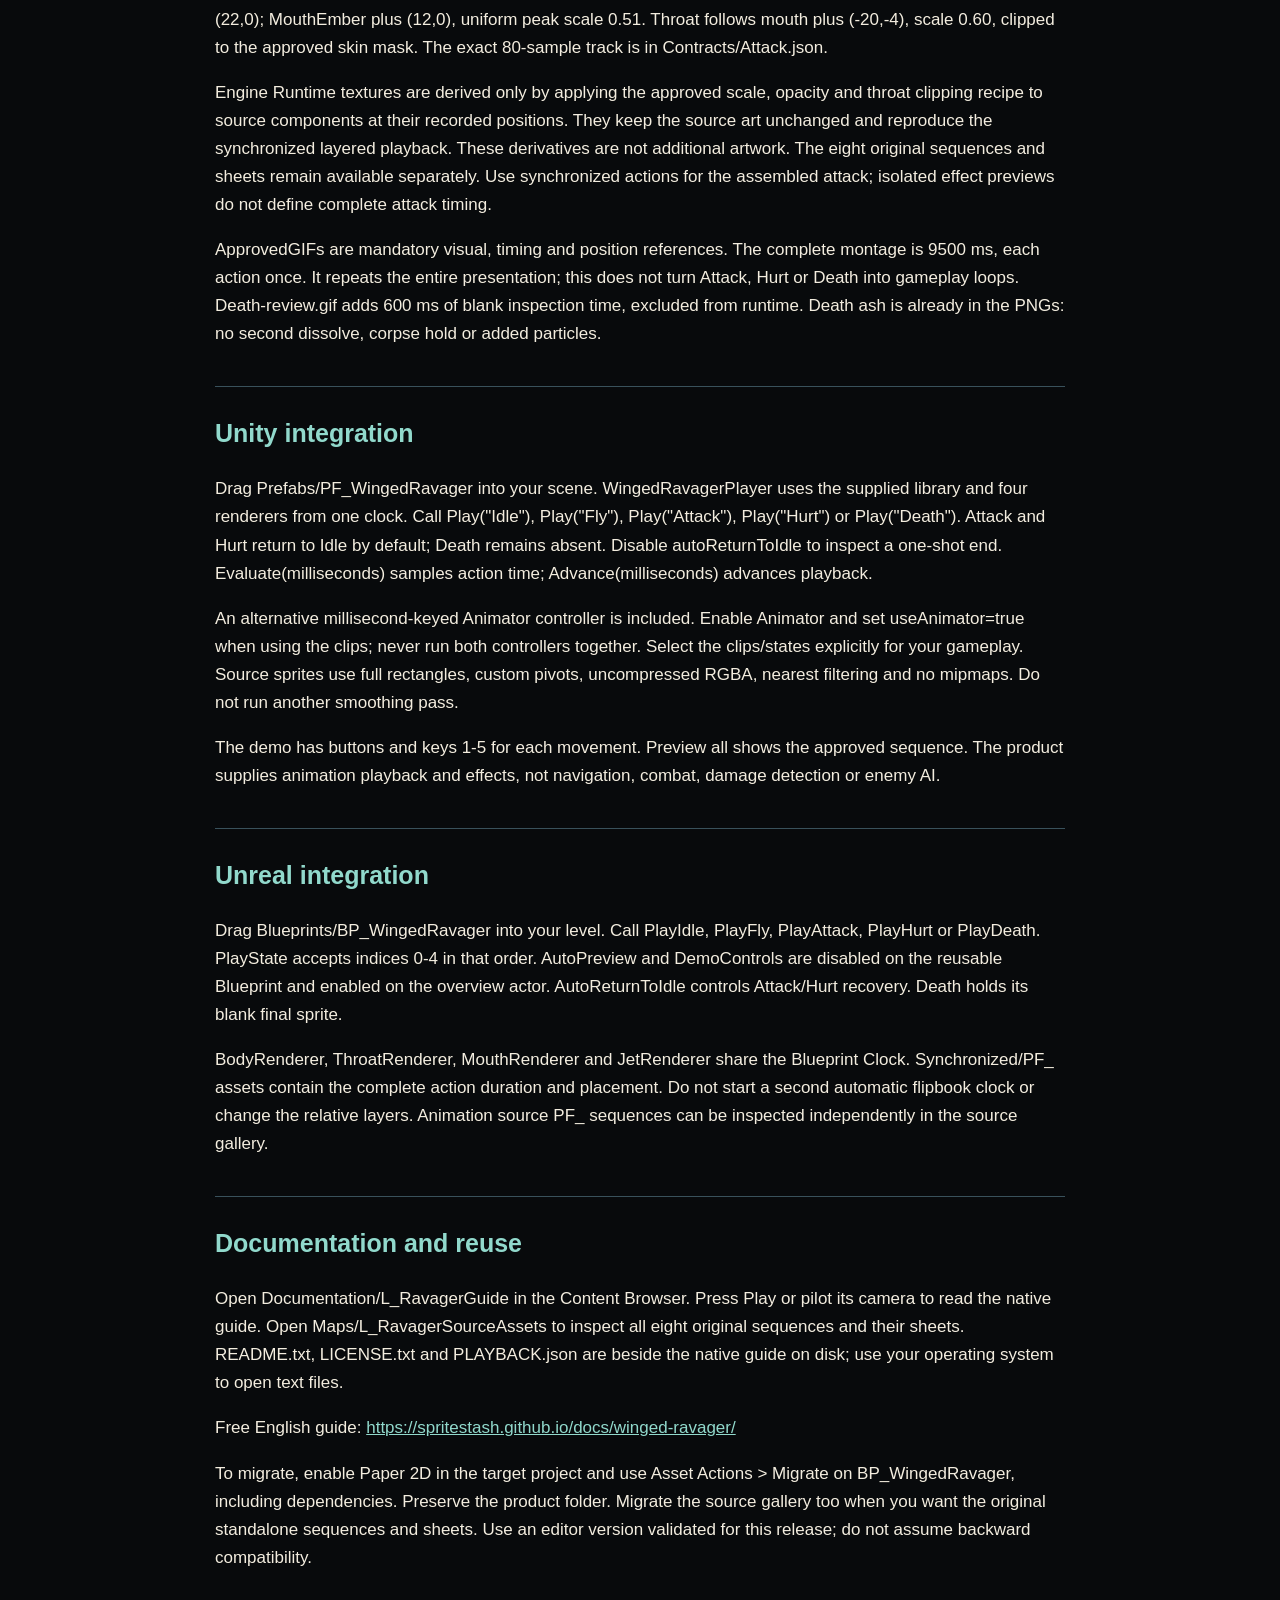
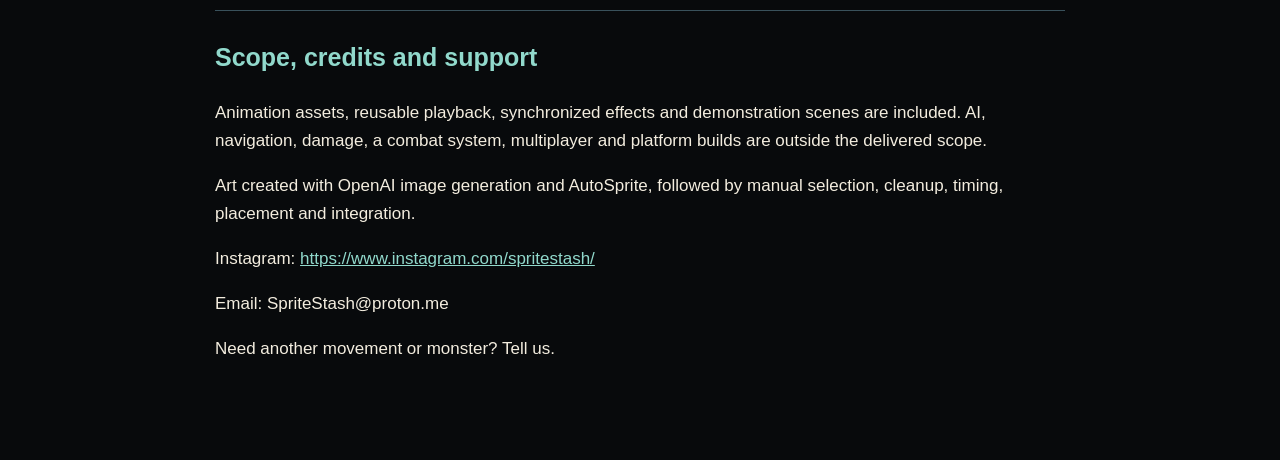
<file: docs/winged-ravager/index.html>
<!doctype html><html lang="en"><head><meta charset="utf-8"><meta name="viewport" content="width=device-width,initial-scale=1"><title>Winged Ravager — Dark Fantasy Bestiary / Pack 03 — Integration Guide | Sprite Stash</title><style>body{margin:0;background:#080a0c;color:#f3eddf;font:17px/1.65 Arial,sans-serif}main{max-width:850px;margin:auto;padding:42px 24px 80px}a{color:#91d9cc;overflow-wrap:anywhere}h1{font-size:36px;line-height:1.2}h2{border-top:1px solid #39515b;padding-top:26px;margin-top:38px;color:#91d9cc;font-size:25px}p,li{overflow-wrap:anywhere}.brand{color:#e30b36;letter-spacing:2px;font-weight:bold}.version{color:#9cb5bf}nav{display:flex;flex-wrap:wrap;gap:18px}</style></head><body><main><div class="brand">SPRITE STASH / DARK FANTASY BESTIARY</div><p class="version">Free English integration guide · Release 1.0.0</p><nav><a href="https://spritestash.itch.io/winged-ravager">Product on itch.io</a><a href="https://www.fab.com/sellers/SpriteStash">Sprite Stash on Fab</a></nav><h1>Winged Ravager — Dark Fantasy Bestiary / Pack 03</h1><p>Sprite Stash. One airborne demon monster, five movements, 126 transparent animation PNGs, eight spritesheets and three separate flame effect sequences. Sheets repeat the same poses, not additional artwork.</p><h2>Release validation</h2><p>Tested in Unity 6000.0.47f1 / Built-in and Unreal Engine 5.8.3 / Paper 2D in Windows editors. Other engines, URP/HDRP, UEFN and packaged platforms are not validated. See the release validation record for the exact delivered version.</p><h2>Downloads and setup</h2><ul><li>PNGs: production frames, eight exact-cell sheets, approved GIFs and portable timing/placement contracts.</li><li>Unity: import the unitypackage into a Built-in project. Open Assets/SpriteStash/WingedRavager/Scenes/SC_WingedRavagerDemo.unity and press Play.</li><li>Unreal: extract the ZIP, open WingedRavagerDarkFantasyBestiaryPack03.uproject, then Maps/L_WingedRavagerOverview and press Play. Paper 2D is required. No C++, Python or third-party runtime plugin is required.</li></ul><h2>Movements</h2><p>Idle: 20 frames, 2000 ms, loop.</p><p>Fly: 20 frames, 1600 ms, loop.</p><p>Attack: 40 body frames, 4000 ms, once. Jet: six frames; MouthEmber: four; ThroatEmber: four. The complete action uses 80 synchronized samples of 50 ms.</p><p>Hurt: eight frames, 600 ms, once. Durations: 50, 70, 80, 70, 100, 80, 80, 70 ms.</p><p>Death: 24 frames, 1300 ms, once. Ash appears at 530 ms during the fall. The final frame is fully transparent at 1250 ms and is held for the actual remaining 50 ms.</p><h2>Playback and registration</h2><p>Keep the full 512 x 512 body canvas, root (288,288) from the upper left, and 256 pixels per art unit. This is an airborne root, not a foot anchor. One art unit equals one Unity unit or 100 Unreal centimeters (2.56 pixels/cm). All actions share this registration. No ground snap or recentering by changing visible bounds.</p><p>The approved composite is 1024 x 640, body at (32,64), actor origin (320,352). Fly&#x27;s eight-degree tilt and Jet&#x27;s five-degree tilt are already baked into their PNGs. Do not rotate again, stretch fire or add a connector/impact at the flame tip. Existing smoothing and manual pixel edits must be preserved.</p><p>Attack order, back to front: body, skin-clipped ThroatEmber, MouthEmber, Jet. Jet follows the tracked mouth plus (22,0); MouthEmber plus (12,0), uniform peak scale 0.51. Throat follows mouth plus (-20,-4), scale 0.60, clipped to the approved skin mask. The exact 80-sample track is in Contracts/Attack.json.</p><p>Engine Runtime textures are derived only by applying the approved scale, opacity and throat clipping recipe to source components at their recorded positions. They keep the source art unchanged and reproduce the synchronized layered playback. These derivatives are not additional artwork. The eight original sequences and sheets remain available separately. Use synchronized actions for the assembled attack; isolated effect previews do not define complete attack timing.</p><p>ApprovedGIFs are mandatory visual, timing and position references. The complete montage is 9500 ms, each action once. It repeats the entire presentation; this does not turn Attack, Hurt or Death into gameplay loops. Death-review.gif adds 600 ms of blank inspection time, excluded from runtime. Death ash is already in the PNGs: no second dissolve, corpse hold or added particles.</p><h2>Unity integration</h2><p>Drag Prefabs/PF_WingedRavager into your scene. WingedRavagerPlayer uses the supplied library and four renderers from one clock. Call Play(&quot;Idle&quot;), Play(&quot;Fly&quot;), Play(&quot;Attack&quot;), Play(&quot;Hurt&quot;) or Play(&quot;Death&quot;). Attack and Hurt return to Idle by default; Death remains absent. Disable autoReturnToIdle to inspect a one-shot end. Evaluate(milliseconds) samples action time; Advance(milliseconds) advances playback.</p><p>An alternative millisecond-keyed Animator controller is included. Enable Animator and set useAnimator=true when using the clips; never run both controllers together. Select the clips/states explicitly for your gameplay. Source sprites use full rectangles, custom pivots, uncompressed RGBA, nearest filtering and no mipmaps. Do not run another smoothing pass.</p><p>The demo has buttons and keys 1-5 for each movement. Preview all shows the approved sequence. The product supplies animation playback and effects, not navigation, combat, damage detection or enemy AI.</p><h2>Unreal integration</h2><p>Drag Blueprints/BP_WingedRavager into your level. Call PlayIdle, PlayFly, PlayAttack, PlayHurt or PlayDeath. PlayState accepts indices 0-4 in that order. AutoPreview and DemoControls are disabled on the reusable Blueprint and enabled on the overview actor. AutoReturnToIdle controls Attack/Hurt recovery. Death holds its blank final sprite.</p><p>BodyRenderer, ThroatRenderer, MouthRenderer and JetRenderer share the Blueprint Clock. Synchronized/PF_ assets contain the complete action duration and placement. Do not start a second automatic flipbook clock or change the relative layers. Animation source PF_ sequences can be inspected independently in the source gallery.</p><h2>Documentation and reuse</h2><p>Open Documentation/L_RavagerGuide in the Content Browser. Press Play or pilot its camera to read the native guide. Open Maps/L_RavagerSourceAssets to inspect all eight original sequences and their sheets. README.txt, LICENSE.txt and PLAYBACK.json are beside the native guide on disk; use your operating system to open text files.</p><p>Free English guide: <a href="https://spritestash.github.io/docs/winged-ravager/">https://spritestash.github.io/docs/winged-ravager/</a></p><p>To migrate, enable Paper 2D in the target project and use Asset Actions &gt; Migrate on BP_WingedRavager, including dependencies. Preserve the product folder. Migrate the source gallery too when you want the original standalone sequences and sheets. Use an editor version validated for this release; do not assume backward compatibility.</p><h2>Scope, credits and support</h2><p>Animation assets, reusable playback, synchronized effects and demonstration scenes are included. AI, navigation, damage, a combat system, multiplayer and platform builds are outside the delivered scope.</p><p>Art created with OpenAI image generation and AutoSprite, followed by manual selection, cleanup, timing, placement and integration.</p><p>Instagram: <a href="https://www.instagram.com/spritestash/">https://www.instagram.com/spritestash/</a></p><p>Email: SpriteStash@proton.me</p><p>Need another movement or monster? Tell us.</p></main></body></html>
</file>
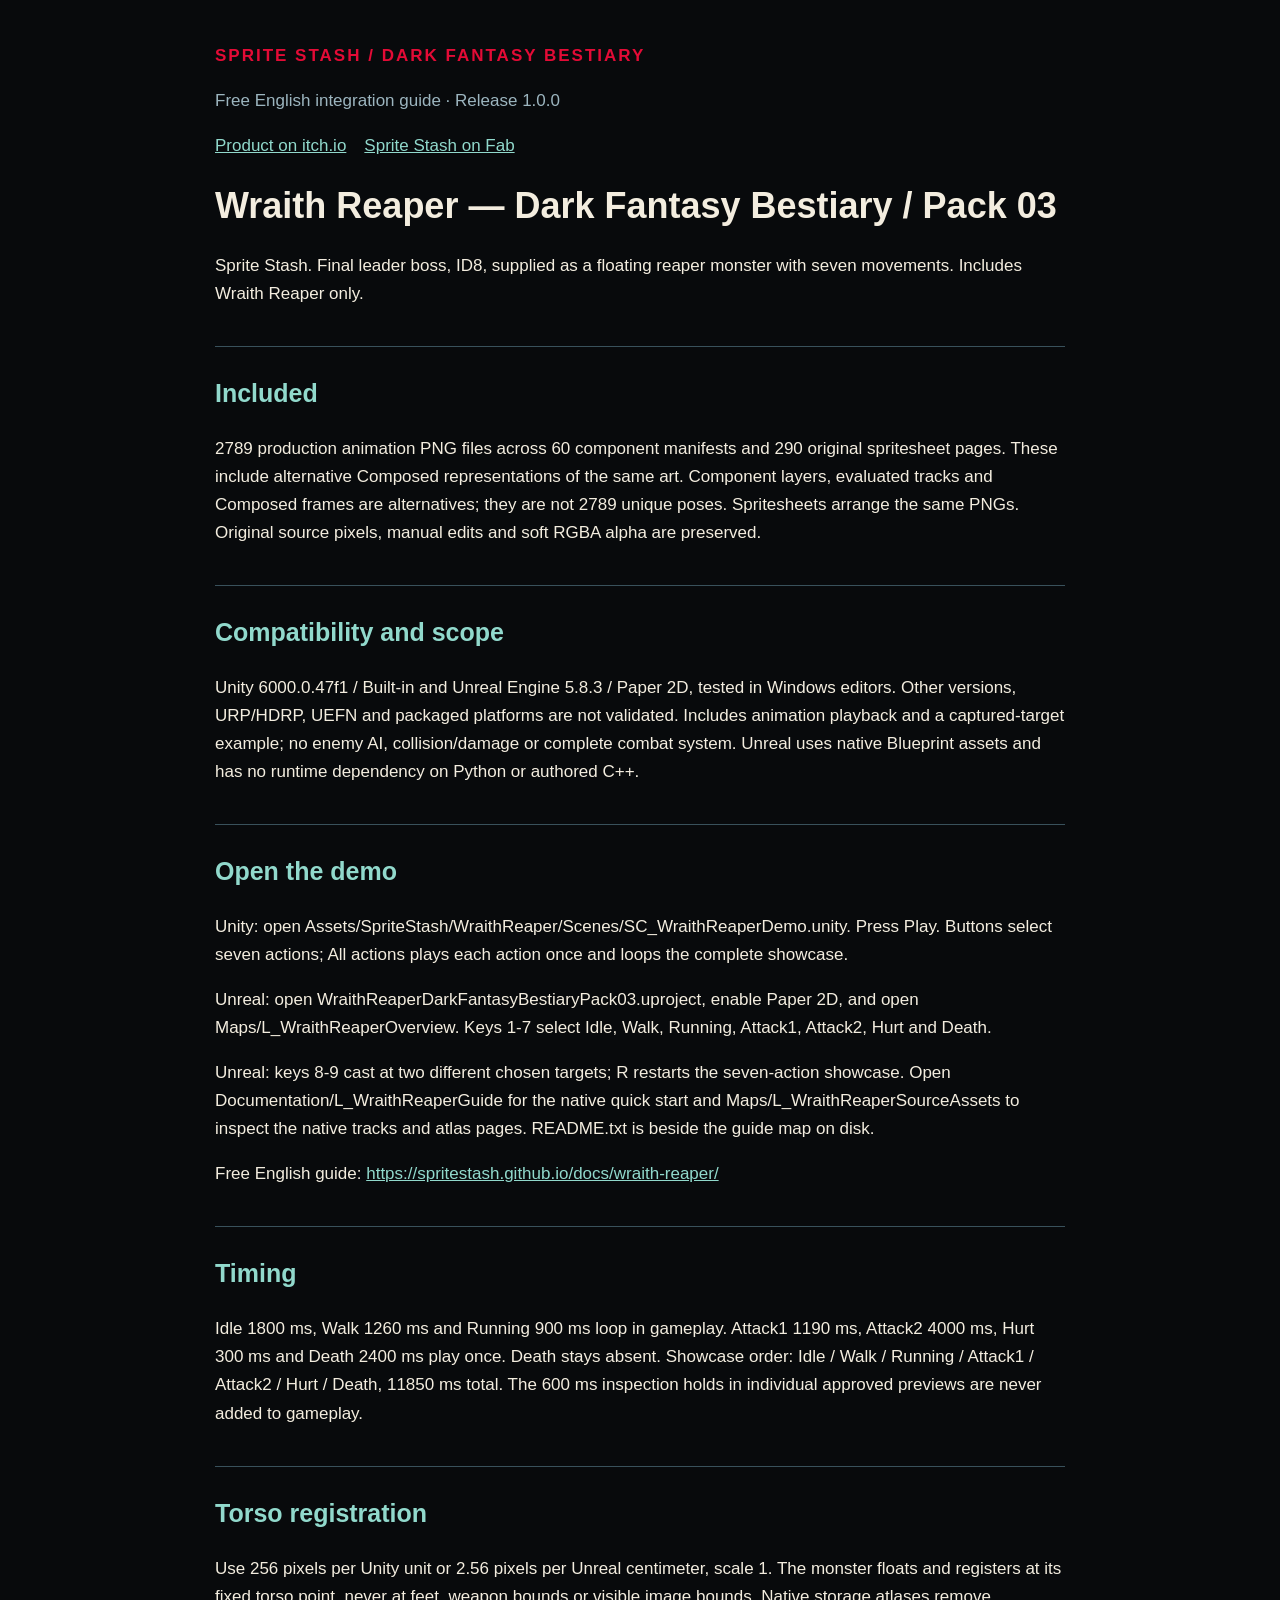
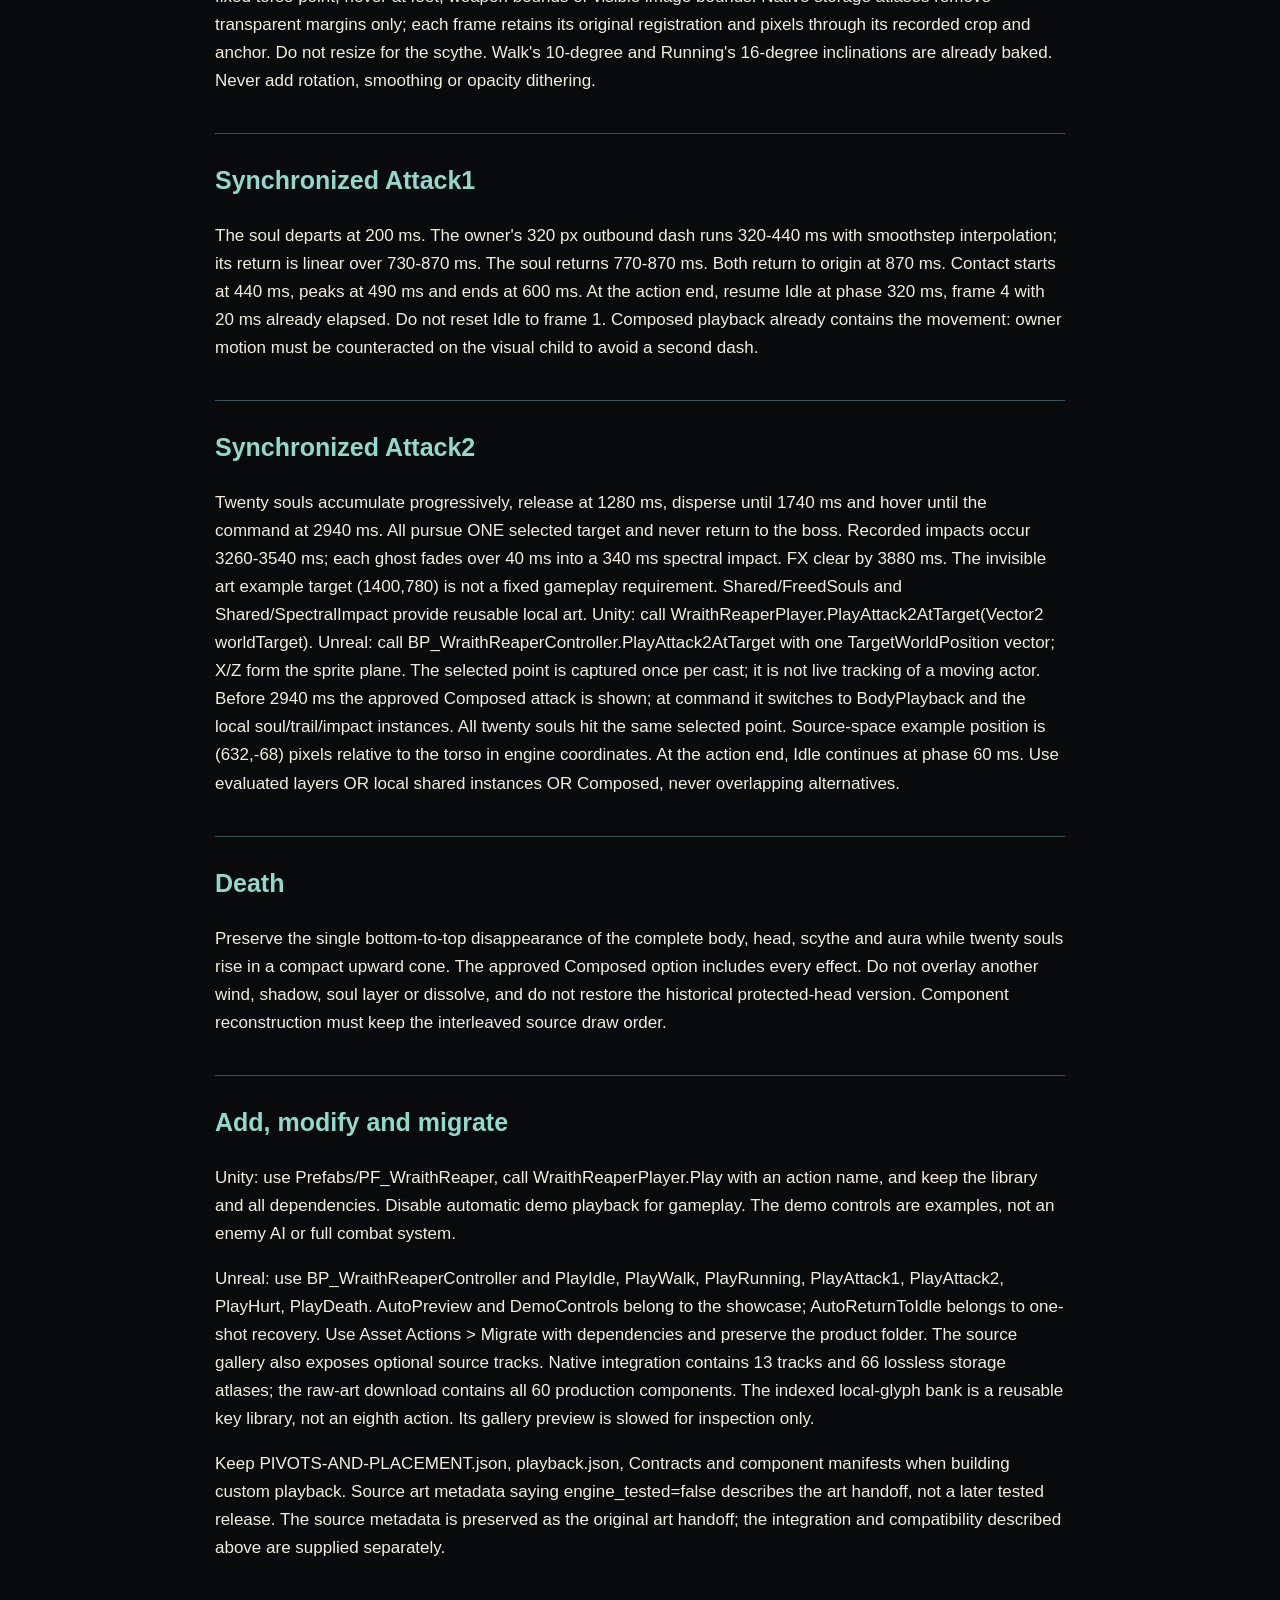
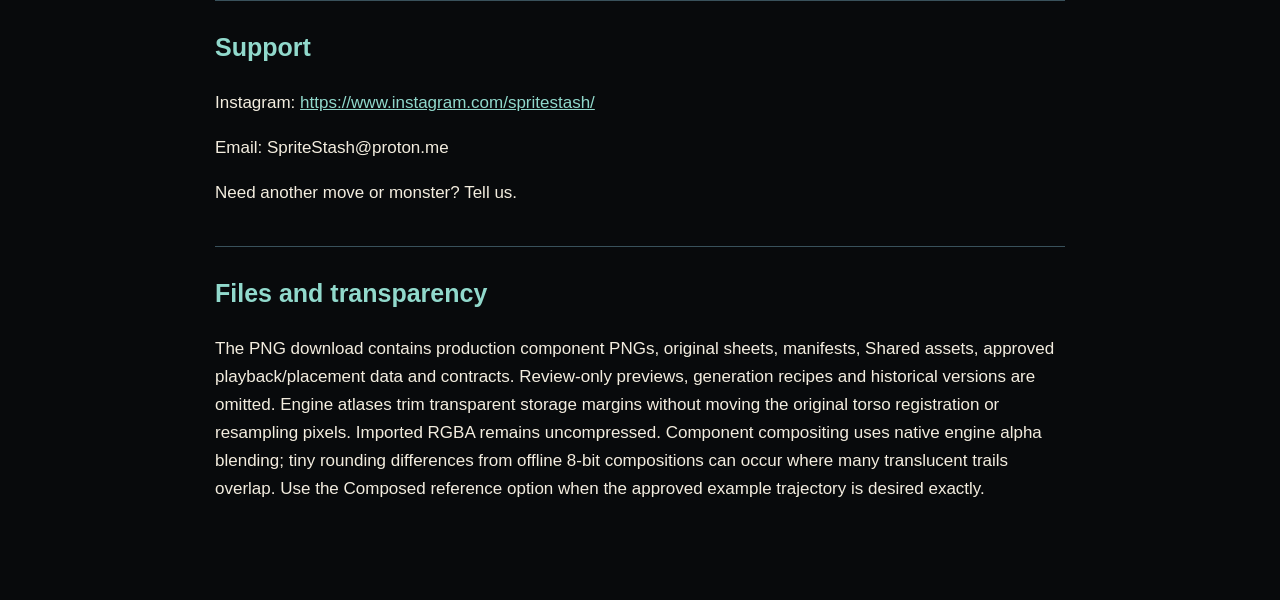
<file: docs/wraith-reaper/index.html>
<!doctype html><html lang="en"><head><meta charset="utf-8"><meta name="viewport" content="width=device-width,initial-scale=1"><title>Wraith Reaper — Integration Guide | Sprite Stash</title><style>body{margin:0;background:#080a0c;color:#f3eddf;font:17px/1.65 Arial,sans-serif}main{max-width:850px;margin:auto;padding:42px 24px 80px}a{color:#91d9cc;overflow-wrap:anywhere}h1{font-size:36px;line-height:1.2}h2{border-top:1px solid #39515b;padding-top:26px;margin-top:38px;color:#91d9cc;font-size:25px}p,li{overflow-wrap:anywhere}.brand{color:#e30b36;letter-spacing:2px;font-weight:bold}.version{color:#9cb5bf}nav{display:flex;flex-wrap:wrap;gap:18px}</style></head><body><main><div class="brand">SPRITE STASH / DARK FANTASY BESTIARY</div><p class="version">Free English integration guide · Release 1.0.0</p><nav><a href="https://spritestash.itch.io/wraith-reaper">Product on itch.io</a><a href="https://www.fab.com/sellers/SpriteStash">Sprite Stash on Fab</a></nav><h1>Wraith Reaper — Dark Fantasy Bestiary / Pack 03</h1><p>Sprite Stash. Final leader boss, ID8, supplied as a floating reaper monster with seven movements. Includes Wraith Reaper only.</p><h2>Included</h2><p>2789 production animation PNG files across 60 component manifests and 290 original spritesheet pages. These include alternative Composed representations of the same art. Component layers, evaluated tracks and Composed frames are alternatives; they are not 2789 unique poses. Spritesheets arrange the same PNGs. Original source pixels, manual edits and soft RGBA alpha are preserved.</p><h2>Compatibility and scope</h2><p>Unity 6000.0.47f1 / Built-in and Unreal Engine 5.8.3 / Paper 2D, tested in Windows editors. Other versions, URP/HDRP, UEFN and packaged platforms are not validated. Includes animation playback and a captured-target example; no enemy AI, collision/damage or complete combat system. Unreal uses native Blueprint assets and has no runtime dependency on Python or authored C++.</p><h2>Open the demo</h2><p>Unity: open Assets/SpriteStash/WraithReaper/Scenes/SC_WraithReaperDemo.unity. Press Play. Buttons select seven actions; All actions plays each action once and loops the complete showcase.</p><p>Unreal: open WraithReaperDarkFantasyBestiaryPack03.uproject, enable Paper 2D, and open Maps/L_WraithReaperOverview. Keys 1-7 select Idle, Walk, Running, Attack1, Attack2, Hurt and Death.</p><p>Unreal: keys 8-9 cast at two different chosen targets; R restarts the seven-action showcase. Open Documentation/L_WraithReaperGuide for the native quick start and Maps/L_WraithReaperSourceAssets to inspect the native tracks and atlas pages. README.txt is beside the guide map on disk.</p><p>Free English guide: <a href="https://spritestash.github.io/docs/wraith-reaper/">https://spritestash.github.io/docs/wraith-reaper/</a></p><h2>Timing</h2><p>Idle 1800 ms, Walk 1260 ms and Running 900 ms loop in gameplay. Attack1 1190 ms, Attack2 4000 ms, Hurt 300 ms and Death 2400 ms play once. Death stays absent. Showcase order: Idle / Walk / Running / Attack1 / Attack2 / Hurt / Death, 11850 ms total. The 600 ms inspection holds in individual approved previews are never added to gameplay.</p><h2>Torso registration</h2><p>Use 256 pixels per Unity unit or 2.56 pixels per Unreal centimeter, scale 1. The monster floats and registers at its fixed torso point, never at feet, weapon bounds or visible image bounds. Native storage atlases remove transparent margins only; each frame retains its original registration and pixels through its recorded crop and anchor. Do not resize for the scythe. Walk&#x27;s 10-degree and Running&#x27;s 16-degree inclinations are already baked. Never add rotation, smoothing or opacity dithering.</p><h2>Synchronized Attack1</h2><p>The soul departs at 200 ms. The owner&#x27;s 320 px outbound dash runs 320-440 ms with smoothstep interpolation; its return is linear over 730-870 ms. The soul returns 770-870 ms. Both return to origin at 870 ms. Contact starts at 440 ms, peaks at 490 ms and ends at 600 ms. At the action end, resume Idle at phase 320 ms, frame 4 with 20 ms already elapsed. Do not reset Idle to frame 1. Composed playback already contains the movement: owner motion must be counteracted on the visual child to avoid a second dash.</p><h2>Synchronized Attack2</h2><p>Twenty souls accumulate progressively, release at 1280 ms, disperse until 1740 ms and hover until the command at 2940 ms. All pursue ONE selected target and never return to the boss. Recorded impacts occur 3260-3540 ms; each ghost fades over 40 ms into a 340 ms spectral impact. FX clear by 3880 ms. The invisible art example target (1400,780) is not a fixed gameplay requirement. Shared/FreedSouls and Shared/SpectralImpact provide reusable local art. Unity: call WraithReaperPlayer.PlayAttack2AtTarget(Vector2 worldTarget). Unreal: call BP_WraithReaperController.PlayAttack2AtTarget with one TargetWorldPosition vector; X/Z form the sprite plane. The selected point is captured once per cast; it is not live tracking of a moving actor. Before 2940 ms the approved Composed attack is shown; at command it switches to BodyPlayback and the local soul/trail/impact instances. All twenty souls hit the same selected point. Source-space example position is (632,-68) pixels relative to the torso in engine coordinates. At the action end, Idle continues at phase 60 ms. Use evaluated layers OR local shared instances OR Composed, never overlapping alternatives.</p><h2>Death</h2><p>Preserve the single bottom-to-top disappearance of the complete body, head, scythe and aura while twenty souls rise in a compact upward cone. The approved Composed option includes every effect. Do not overlay another wind, shadow, soul layer or dissolve, and do not restore the historical protected-head version. Component reconstruction must keep the interleaved source draw order.</p><h2>Add, modify and migrate</h2><p>Unity: use Prefabs/PF_WraithReaper, call WraithReaperPlayer.Play with an action name, and keep the library and all dependencies. Disable automatic demo playback for gameplay. The demo controls are examples, not an enemy AI or full combat system.</p><p>Unreal: use BP_WraithReaperController and PlayIdle, PlayWalk, PlayRunning, PlayAttack1, PlayAttack2, PlayHurt, PlayDeath. AutoPreview and DemoControls belong to the showcase; AutoReturnToIdle belongs to one-shot recovery. Use Asset Actions &gt; Migrate with dependencies and preserve the product folder. The source gallery also exposes optional source tracks. Native integration contains 13 tracks and 66 lossless storage atlases; the raw-art download contains all 60 production components. The indexed local-glyph bank is a reusable key library, not an eighth action. Its gallery preview is slowed for inspection only.</p><p>Keep PIVOTS-AND-PLACEMENT.json, playback.json, Contracts and component manifests when building custom playback. Source art metadata saying engine_tested=false describes the art handoff, not a later tested release. The source metadata is preserved as the original art handoff; the integration and compatibility described above are supplied separately.</p><h2>Support</h2><p>Instagram: <a href="https://www.instagram.com/spritestash/">https://www.instagram.com/spritestash/</a></p><p>Email: SpriteStash@proton.me</p><p>Need another move or monster? Tell us.</p><h2>Files and transparency</h2><p>The PNG download contains production component PNGs, original sheets, manifests, Shared assets, approved playback/placement data and contracts. Review-only previews, generation recipes and historical versions are omitted. Engine atlases trim transparent storage margins without moving the original torso registration or resampling pixels. Imported RGBA remains uncompressed. Component compositing uses native engine alpha blending; tiny rounding differences from offline 8-bit compositions can occur where many translucent trails overlap. Use the Composed reference option when the approved example trajectory is desired exactly.</p></main></body></html>
</file>
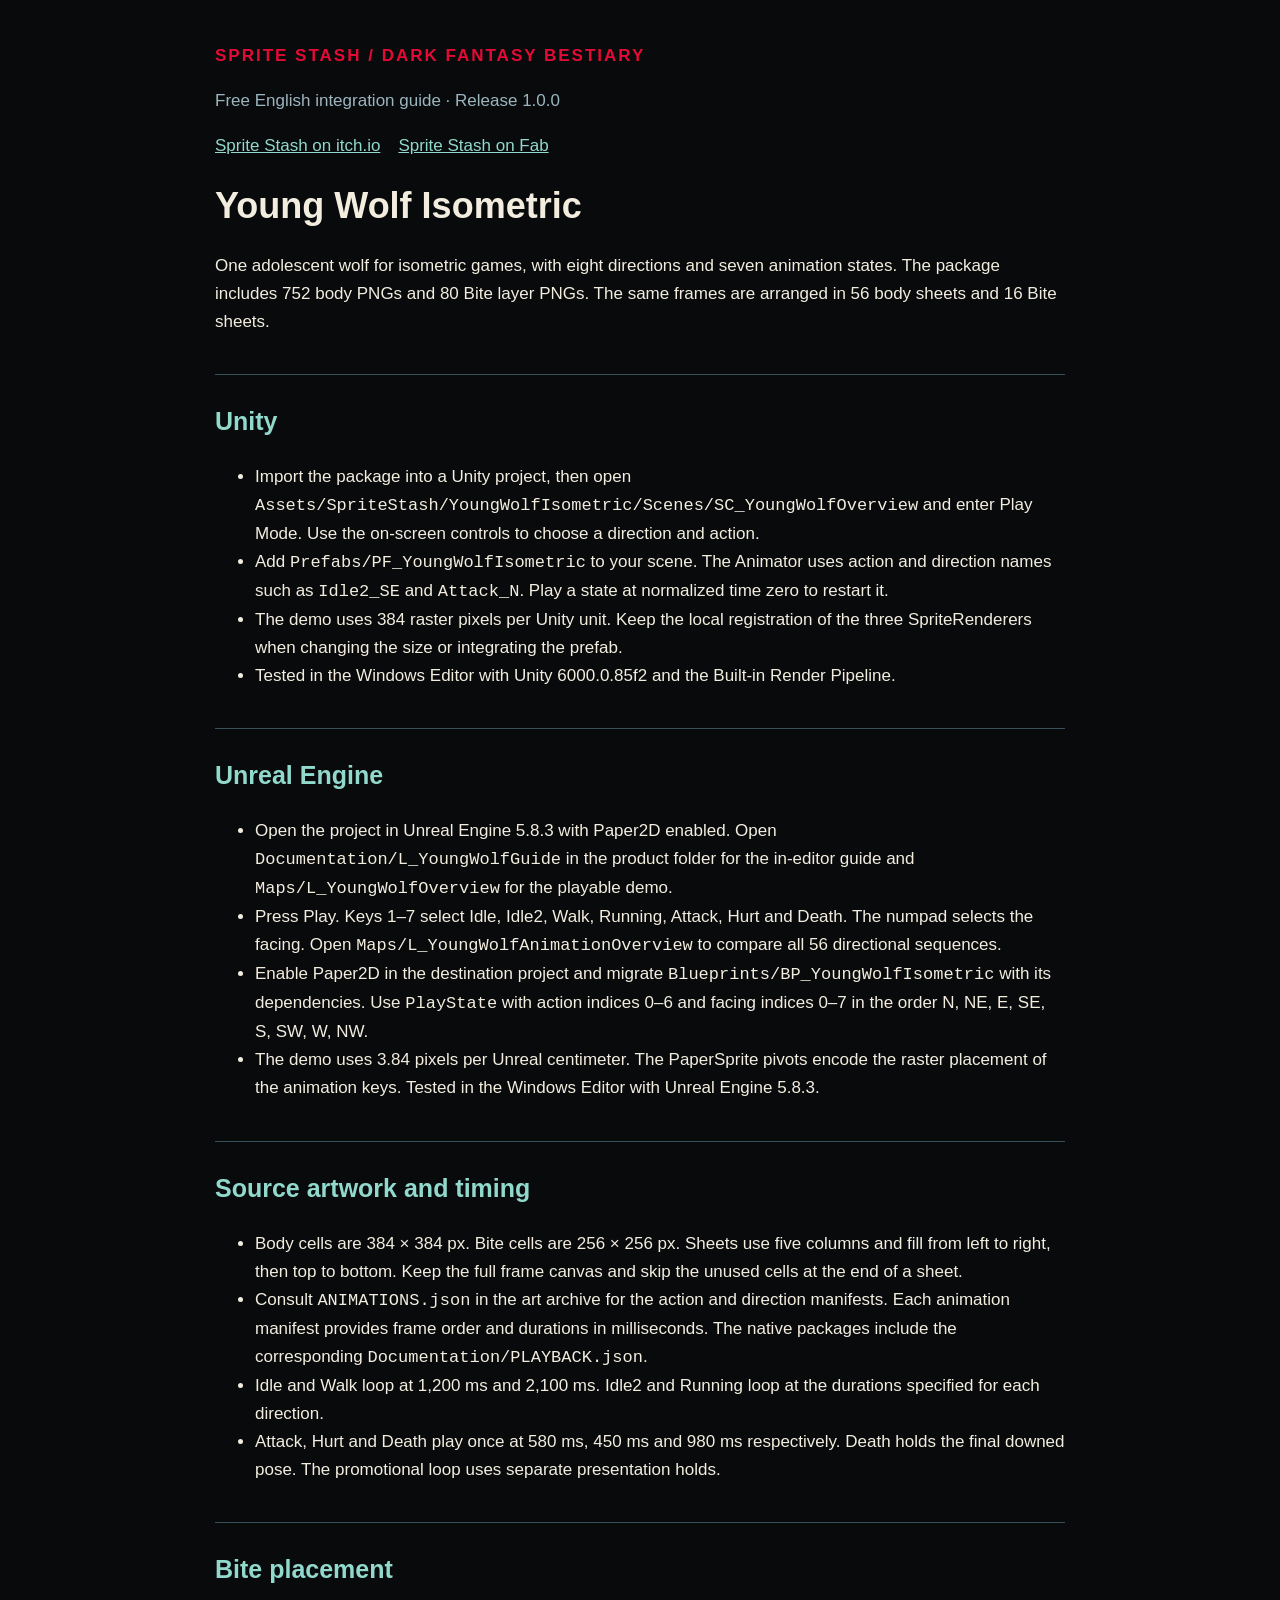
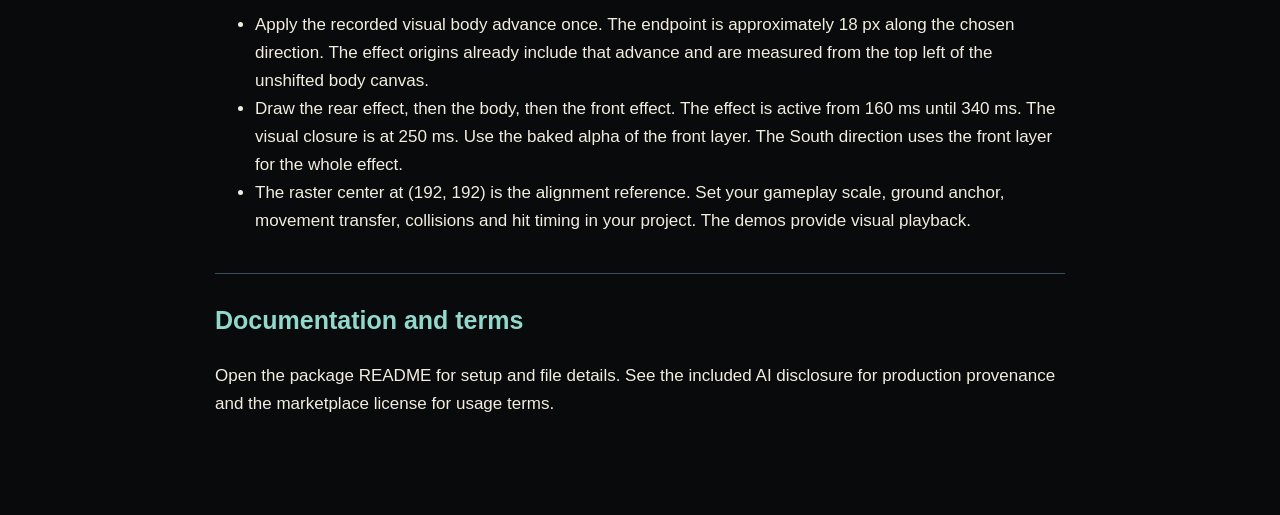
<file: docs/young-wolf-isometric/index.html>
<!doctype html><html lang="en"><head><meta charset="utf-8"><meta name="viewport" content="width=device-width,initial-scale=1"><title>Young Wolf Isometric — Integration Guide | Sprite Stash</title><style>body{margin:0;background:#080a0c;color:#f3eddf;font:17px/1.65 Arial,sans-serif}main{max-width:850px;margin:auto;padding:42px 24px 80px}a{color:#91d9cc;overflow-wrap:anywhere}h1{font-size:36px;line-height:1.2}h2{border-top:1px solid #39515b;padding-top:26px;margin-top:38px;color:#91d9cc;font-size:25px}p,li{overflow-wrap:anywhere}.brand{color:#e30b36;letter-spacing:2px;font-weight:bold}.version{color:#9cb5bf}nav{display:flex;flex-wrap:wrap;gap:18px}</style></head><body><main><div class="brand">SPRITE STASH / DARK FANTASY BESTIARY</div><p class="version">Free English integration guide · Release 1.0.0</p><nav><a href="https://spritestash.itch.io/">Sprite Stash on itch.io</a><a href="https://www.fab.com/sellers/SpriteStash">Sprite Stash on Fab</a></nav><h1>Young Wolf Isometric</h1><p>One adolescent wolf for isometric games, with eight directions and seven animation states. The package includes 752 body PNGs and 80 Bite layer PNGs. The same frames are arranged in 56 body sheets and 16 Bite sheets.</p><h2>Unity</h2><ul><li>Import the package into a Unity project, then open <code>Assets/SpriteStash/YoungWolfIsometric/Scenes/SC_YoungWolfOverview</code> and enter Play Mode. Use the on-screen controls to choose a direction and action.</li><li>Add <code>Prefabs/PF_YoungWolfIsometric</code> to your scene. The Animator uses action and direction names such as <code>Idle2_SE</code> and <code>Attack_N</code>. Play a state at normalized time zero to restart it.</li><li>The demo uses 384 raster pixels per Unity unit. Keep the local registration of the three SpriteRenderers when changing the size or integrating the prefab.</li><li>Tested in the Windows Editor with Unity 6000.0.85f2 and the Built-in Render Pipeline.</li></ul><h2>Unreal Engine</h2><ul><li>Open the project in Unreal Engine 5.8.3 with Paper2D enabled. Open <code>Documentation/L_YoungWolfGuide</code> in the product folder for the in-editor guide and <code>Maps/L_YoungWolfOverview</code> for the playable demo.</li><li>Press Play. Keys 1–7 select Idle, Idle2, Walk, Running, Attack, Hurt and Death. The numpad selects the facing. Open <code>Maps/L_YoungWolfAnimationOverview</code> to compare all 56 directional sequences.</li><li>Enable Paper2D in the destination project and migrate <code>Blueprints/BP_YoungWolfIsometric</code> with its dependencies. Use <code>PlayState</code> with action indices 0–6 and facing indices 0–7 in the order N, NE, E, SE, S, SW, W, NW.</li><li>The demo uses 3.84 pixels per Unreal centimeter. The PaperSprite pivots encode the raster placement of the animation keys. Tested in the Windows Editor with Unreal Engine 5.8.3.</li></ul><h2>Source artwork and timing</h2><ul><li>Body cells are 384 × 384 px. Bite cells are 256 × 256 px. Sheets use five columns and fill from left to right, then top to bottom. Keep the full frame canvas and skip the unused cells at the end of a sheet.</li><li>Consult <code>ANIMATIONS.json</code> in the art archive for the action and direction manifests. Each animation manifest provides frame order and durations in milliseconds. The native packages include the corresponding <code>Documentation/PLAYBACK.json</code>.</li><li>Idle and Walk loop at 1,200 ms and 2,100 ms. Idle2 and Running loop at the durations specified for each direction.</li><li>Attack, Hurt and Death play once at 580 ms, 450 ms and 980 ms respectively. Death holds the final downed pose. The promotional loop uses separate presentation holds.</li></ul><h2>Bite placement</h2><ul><li>Apply the recorded visual body advance once. The endpoint is approximately 18 px along the chosen direction. The effect origins already include that advance and are measured from the top left of the unshifted body canvas.</li><li>Draw the rear effect, then the body, then the front effect. The effect is active from 160 ms until 340 ms. The visual closure is at 250 ms. Use the baked alpha of the front layer. The South direction uses the front layer for the whole effect.</li><li>The raster center at (192, 192) is the alignment reference. Set your gameplay scale, ground anchor, movement transfer, collisions and hit timing in your project. The demos provide visual playback.</li></ul><h2>Documentation and terms</h2><p>Open the package README for setup and file details. See the included AI disclosure for production provenance and the marketplace license for usage terms.</p></main></body></html>
</file>
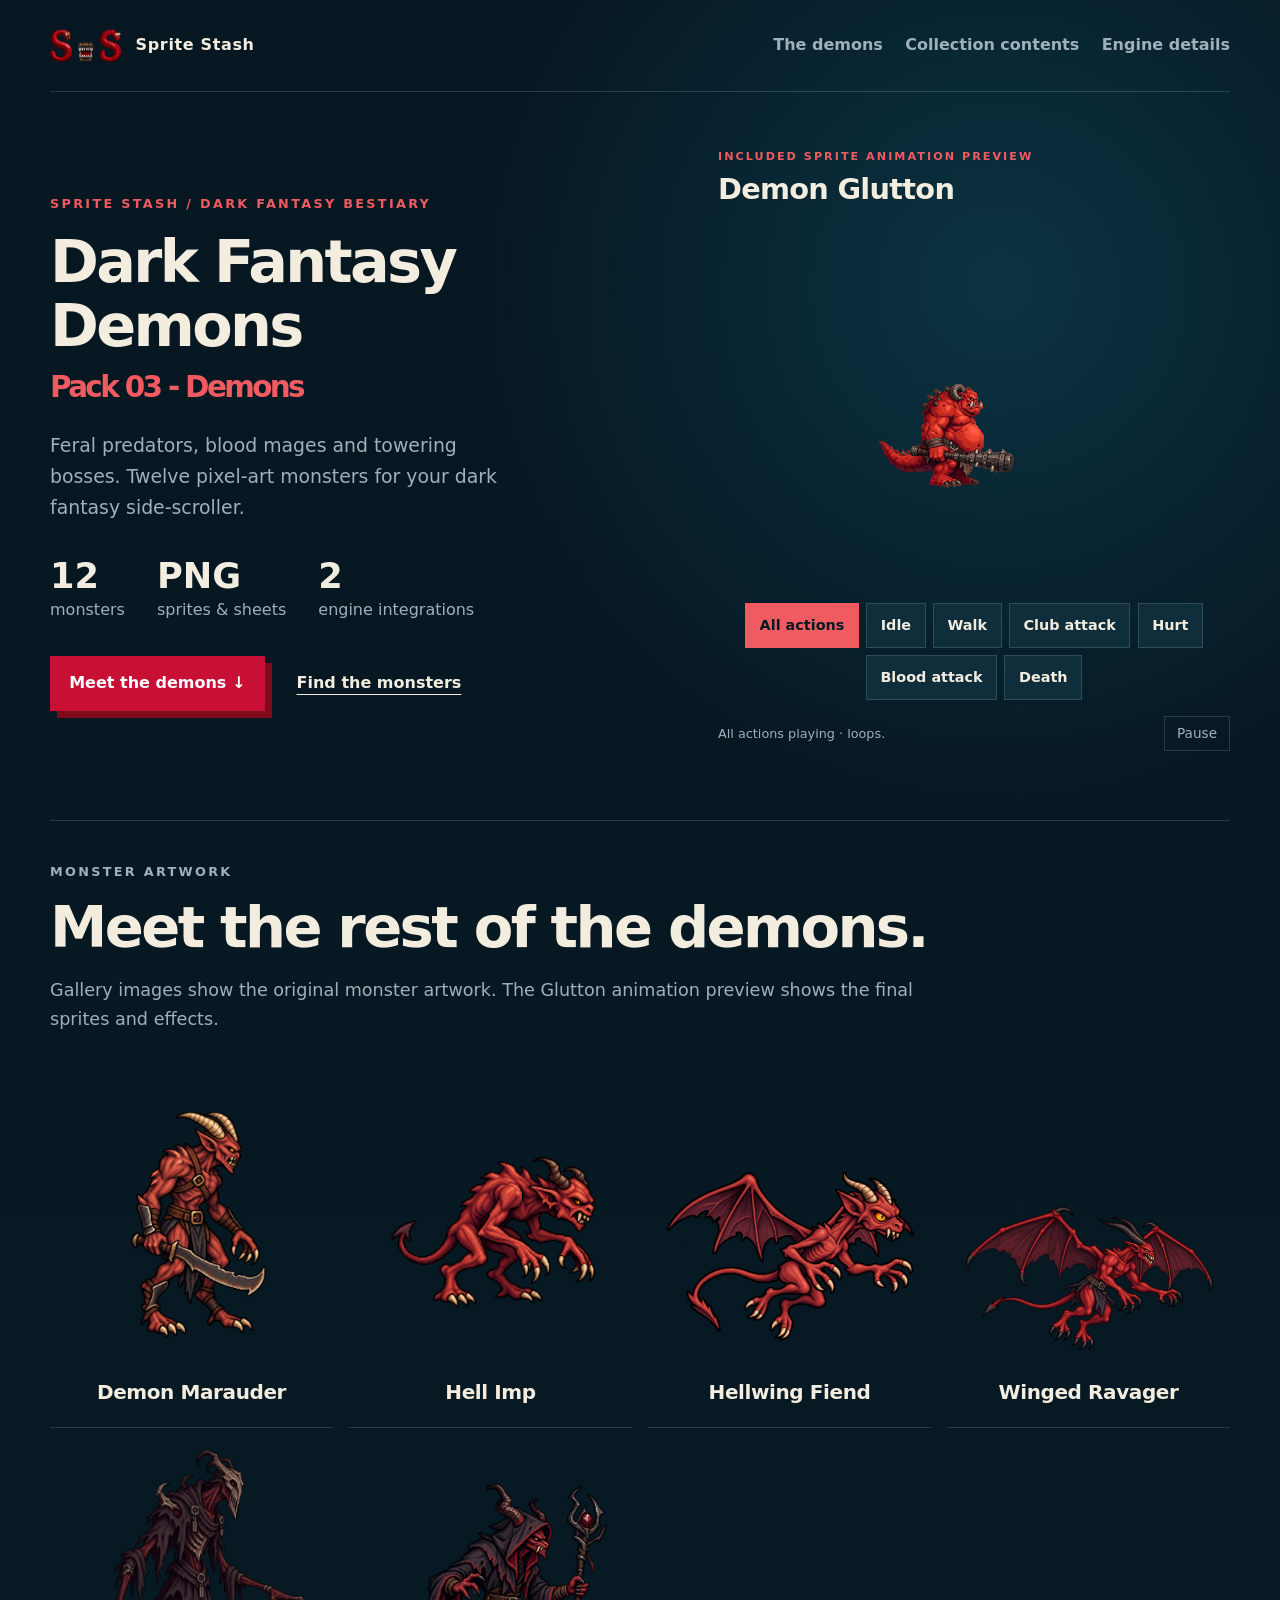
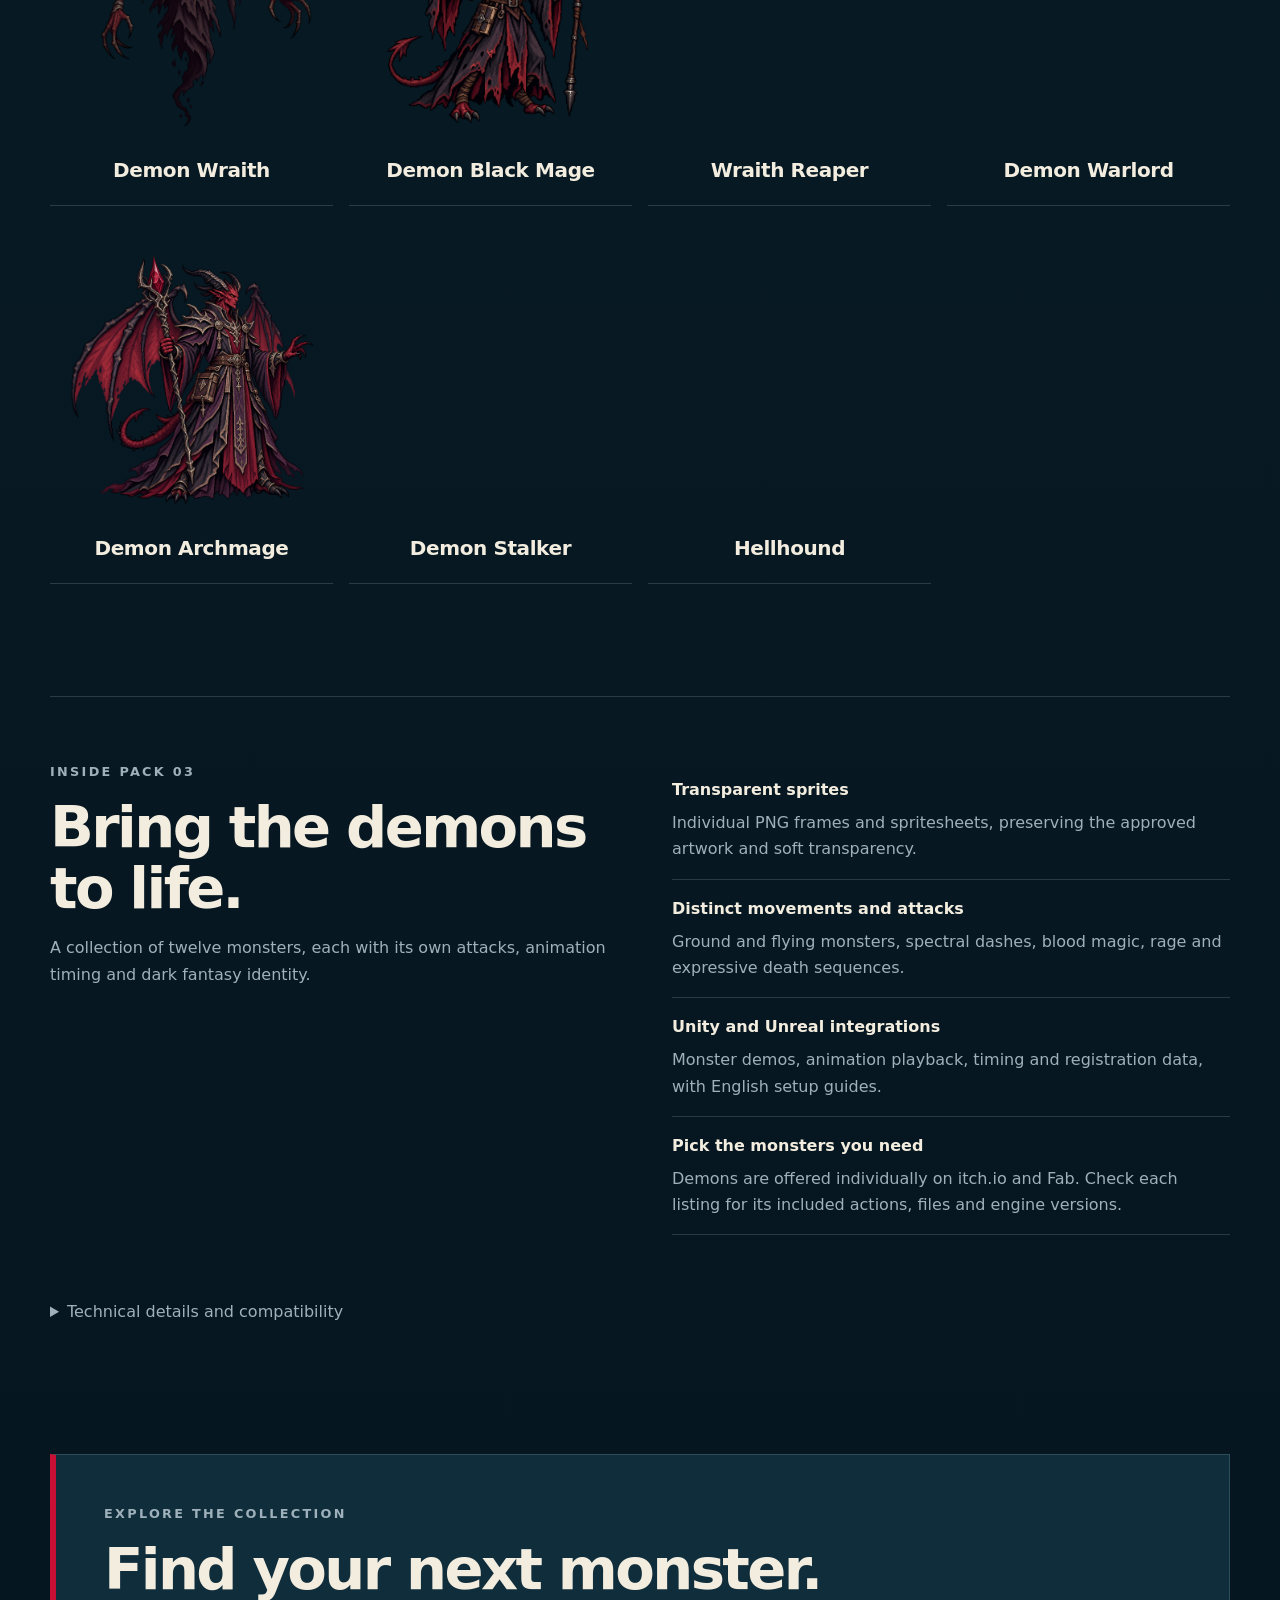
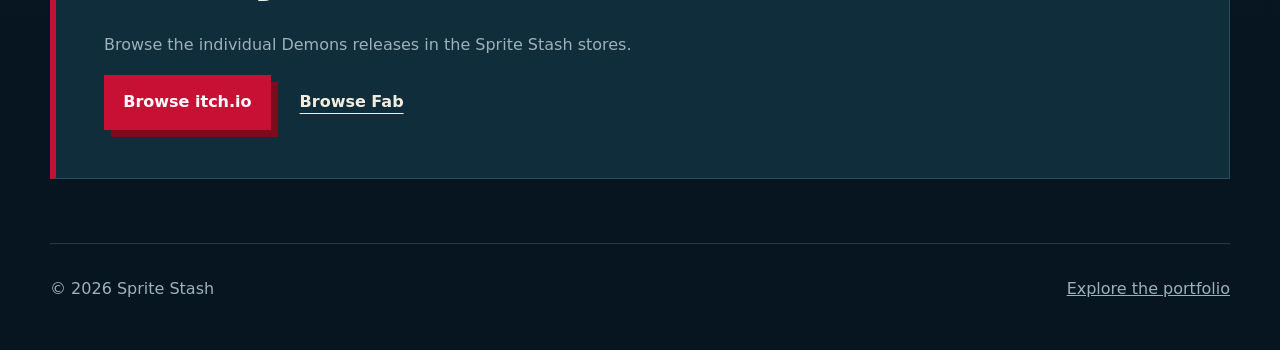
<file: dark-fantasy-demons-pack-03.html>
<!doctype html>
<html lang="en"><head>
<meta charset="utf-8"><meta name="viewport" content="width=device-width,initial-scale=1">
<title>Dark Fantasy Demons — Pack 03 | Sprite Stash</title>
<meta name="description" content="Meet twelve dark fantasy pixel-art monsters, from feral imps to demon bosses. Preview Demon Glutton and explore Pack 03 — Demons.">
<meta name="theme-color" content="#071923"><link rel="canonical" href="https://spritestash.github.io/dark-fantasy-demons-pack-03.html">
<meta property="og:title" content="Dark Fantasy Demons — Pack 03"><meta property="og:description" content="Twelve monsters. Spectral attacks, blood magic and towering bosses."><meta property="og:type" content="website"><meta property="og:url" content="https://spritestash.github.io/dark-fantasy-demons-pack-03.html"><meta property="og:image" content="https://spritestash.github.io/assets/bestiary-pack-03/social-card.png">
<link rel="stylesheet" href="styles.css?v=3"><link rel="stylesheet" href="bestiary.css?v=4"><link rel="stylesheet" href="demons.css?v=3"><link rel="stylesheet" href="artwork-guard.css?v=2"><script src="demons.js?v=1" defer></script><script src="artwork-guard.js" defer></script></head>
<body class="single-preview-page demons-page"><a class="skip-link" href="#content">Skip to content</a>
<header class="site-header"><a class="brand" href="index.html" aria-label="Sprite Stash home"><img src="assets/spritestash-logo.png" alt="Sprite Stash logo"><span>Sprite Stash</span></a><nav aria-label="Main navigation"><a href="#roster">The demons</a><a href="#contents">Collection contents</a><a href="#compatibility">Engine details</a></nav></header>
<main id="content">
<section class="pack-intro pack-showcase" aria-labelledby="pack-title"><div class="pack-summary"><p class="eyebrow">Sprite Stash / Dark Fantasy Bestiary</p><h1 id="pack-title">Dark Fantasy Demons<span>Pack 03 - Demons</span></h1><p class="lead">Feral predators, blood mages and towering bosses. Twelve pixel-art monsters for your dark fantasy side-scroller.</p><ul class="pack-facts" aria-label="Collection highlights"><li><strong>12</strong> monsters</li><li><strong>PNG</strong> sprites &amp; sheets</li><li><strong>2</strong> engine integrations</li></ul><div class="pack-actions"><a class="button" href="#roster">Meet the demons ↓</a><a class="text-link" href="#availability">Find the monsters</a></div></div>
<div class="warrior-preview" aria-labelledby="warrior-title"><div class="warrior-heading"><p class="eyebrow">Included sprite animation preview</p><h2 id="warrior-title">Demon Glutton</h2></div><div class="warrior-stage"><img id="warrior-poster" src="assets/bestiary-pack-03/glutton-poster.png" alt="Demon Glutton idle pose" width="576" height="448" fetchpriority="high"><canvas id="warrior-canvas" width="576" height="448" role="img" aria-label="Demon Glutton animation preview" hidden>Demon Glutton animation preview.</canvas></div><div class="preview-controls" role="group" aria-label="Choose Demon Glutton animation"><button type="button" data-action="All" aria-pressed="true" disabled>All actions</button><button type="button" data-action="Idle" aria-pressed="false" disabled>Idle</button><button type="button" data-action="Walk" aria-pressed="false" disabled>Walk</button><button type="button" data-action="Attack1" aria-pressed="false" disabled>Club attack</button><button type="button" data-action="Hurt" aria-pressed="false" disabled>Hurt</button><button type="button" data-action="Attack2" aria-pressed="false" disabled>Blood attack</button><button type="button" data-action="Death" aria-pressed="false" disabled>Death</button></div><div class="playback-controls"><p id="preview-status" class="media-note" role="status" aria-live="polite">Loading preview…</p><button type="button" id="pause-previews" aria-pressed="false" disabled>Pause</button></div><noscript><p class="media-note">Enable JavaScript to try the animation controls. <a href="assets/bestiary-pack-03/glutton-preview.gif">View the Glutton animation</a>.</p></noscript></div></section>
<section class="pack-section" id="roster"><div class="section-heading"><p class="eyebrow">Monster artwork</p><h2>Meet the rest of the demons.</h2><p>Gallery images show the original monster artwork. The Glutton animation preview shows the final sprites and effects.</p></div><div class="monster-grid static-roster"><article class="monster"><div class="monster-stage"><img src="assets/bestiary-pack-03/demon-marauder.webp?art=original-v1" alt="Demon Marauder monster artwork" width="1240" height="1201" loading="lazy" decoding="async"></div><div class="monster-copy"><h3>Demon Marauder</h3></div></article>
<article class="monster"><div class="monster-stage"><img src="assets/bestiary-pack-03/hell-imp.webp?art=original-v1" alt="Hell Imp monster artwork" width="1238" height="1239" loading="lazy" decoding="async"></div><div class="monster-copy"><h3>Hell Imp</h3></div></article>
<article class="monster"><div class="monster-stage"><img src="assets/bestiary-pack-03/hellwing-fiend.webp?art=original-v1" alt="Hellwing Fiend monster artwork" width="1358" height="1140" loading="lazy" decoding="async"></div><div class="monster-copy"><h3>Hellwing Fiend</h3></div></article>
<article class="monster"><div class="monster-stage"><img src="assets/bestiary-pack-03/winged-ravager.webp?art=original-v1" alt="Winged Ravager monster artwork" width="1628" height="933" loading="lazy" decoding="async"></div><div class="monster-copy"><h3>Winged Ravager</h3></div></article>
<article class="monster"><div class="monster-stage"><img src="assets/bestiary-pack-03/demon-wraith.webp?art=original-v1" alt="Demon Wraith monster artwork" width="1142" height="1300" loading="lazy" decoding="async"></div><div class="monster-copy"><h3>Demon Wraith</h3></div></article>
<article class="monster"><div class="monster-stage"><img src="assets/bestiary-pack-03/demon-black-mage.webp?art=original-v1" alt="Demon Black Mage monster artwork" width="1248" height="1237" loading="lazy" decoding="async"></div><div class="monster-copy"><h3>Demon Black Mage</h3></div></article>
<article class="monster"><div class="monster-stage"><img src="assets/bestiary-pack-03/wraith-reaper.webp?v=86c5755ba222" alt="Wraith Reaper monster artwork" width="1144" height="1367" loading="lazy" decoding="async"></div><div class="monster-copy"><h3>Wraith Reaper</h3></div></article>
<article class="monster"><div class="monster-stage"><img src="assets/bestiary-pack-03/demon-warlord.webp?v=60c19ec48199" alt="Demon Warlord monster artwork" width="1295" height="1172" loading="lazy" decoding="async"></div><div class="monster-copy"><h3>Demon Warlord</h3></div></article>
<article class="monster"><div class="monster-stage"><img src="assets/bestiary-pack-03/demon-archmage.webp?v=f93fd41ef97b" alt="Demon Archmage monster artwork" width="1248" height="1247" loading="lazy" decoding="async"></div><div class="monster-copy"><h3>Demon Archmage</h3></div></article>
<article class="monster"><div class="monster-stage"><img src="assets/bestiary-pack-03/demon-stalker.webp?art=original-v1" alt="Demon Stalker monster artwork" width="1312" height="1199" loading="lazy" decoding="async"></div><div class="monster-copy"><h3>Demon Stalker</h3></div></article>
<article class="monster"><div class="monster-stage"><img src="assets/bestiary-pack-03/hellhound.webp?art=original-v1" alt="Hellhound monster artwork" width="1774" height="887" loading="lazy" decoding="async"></div><div class="monster-copy"><h3>Hellhound</h3></div></article></div></section>
<section class="pack-section contents" id="contents"><div><p class="eyebrow">Inside Pack 03</p><h2>Bring the demons to life.</h2><p>A collection of twelve monsters, each with its own attacks, animation timing and dark fantasy identity.</p></div><ul class="contents-list"><li><strong>Transparent sprites</strong><span>Individual PNG frames and spritesheets, preserving the approved artwork and soft transparency.</span></li><li><strong>Distinct movements and attacks</strong><span>Ground and flying monsters, spectral dashes, blood magic, rage and expressive death sequences.</span></li><li><strong>Unity and Unreal integrations</strong><span>Monster demos, animation playback, timing and registration data, with English setup guides.</span></li><li><strong>Pick the monsters you need</strong><span>Demons are offered individually on itch.io and Fab. Check each listing for its included actions, files and engine versions.</span></li></ul></section>
<section class="pack-section production" id="compatibility"><details><summary>Technical details and compatibility</summary><p>Each monster has its own animation contracts, timings, pivots and effects. Unity and Unreal downloads are provided through the individual listings; refer to their documentation for tested editor versions and render pipelines.</p><p>Animation previews demonstrate the included sprites. The artwork gallery is promotional illustration. PNGs and spritesheets contain the same poses in different arrangements. Integration demos are animation examples, rather than complete enemy AI or combat systems.</p></details></section>
<section class="pack-section" id="availability"><div class="release-update"><p class="eyebrow">Explore the collection</p><h2>Find your next monster.</h2><p>Browse the individual Demons releases in the Sprite Stash stores.</p><div class="pack-actions"><a class="button" href="https://spritestash.itch.io/">Browse itch.io</a><a class="text-link" href="https://www.fab.com/sellers/SpriteStash">Browse Fab</a></div></div></section>
</main><footer><span>© 2026 Sprite Stash</span><a href="index.html">Explore the portfolio</a></footer></body></html>
</file>
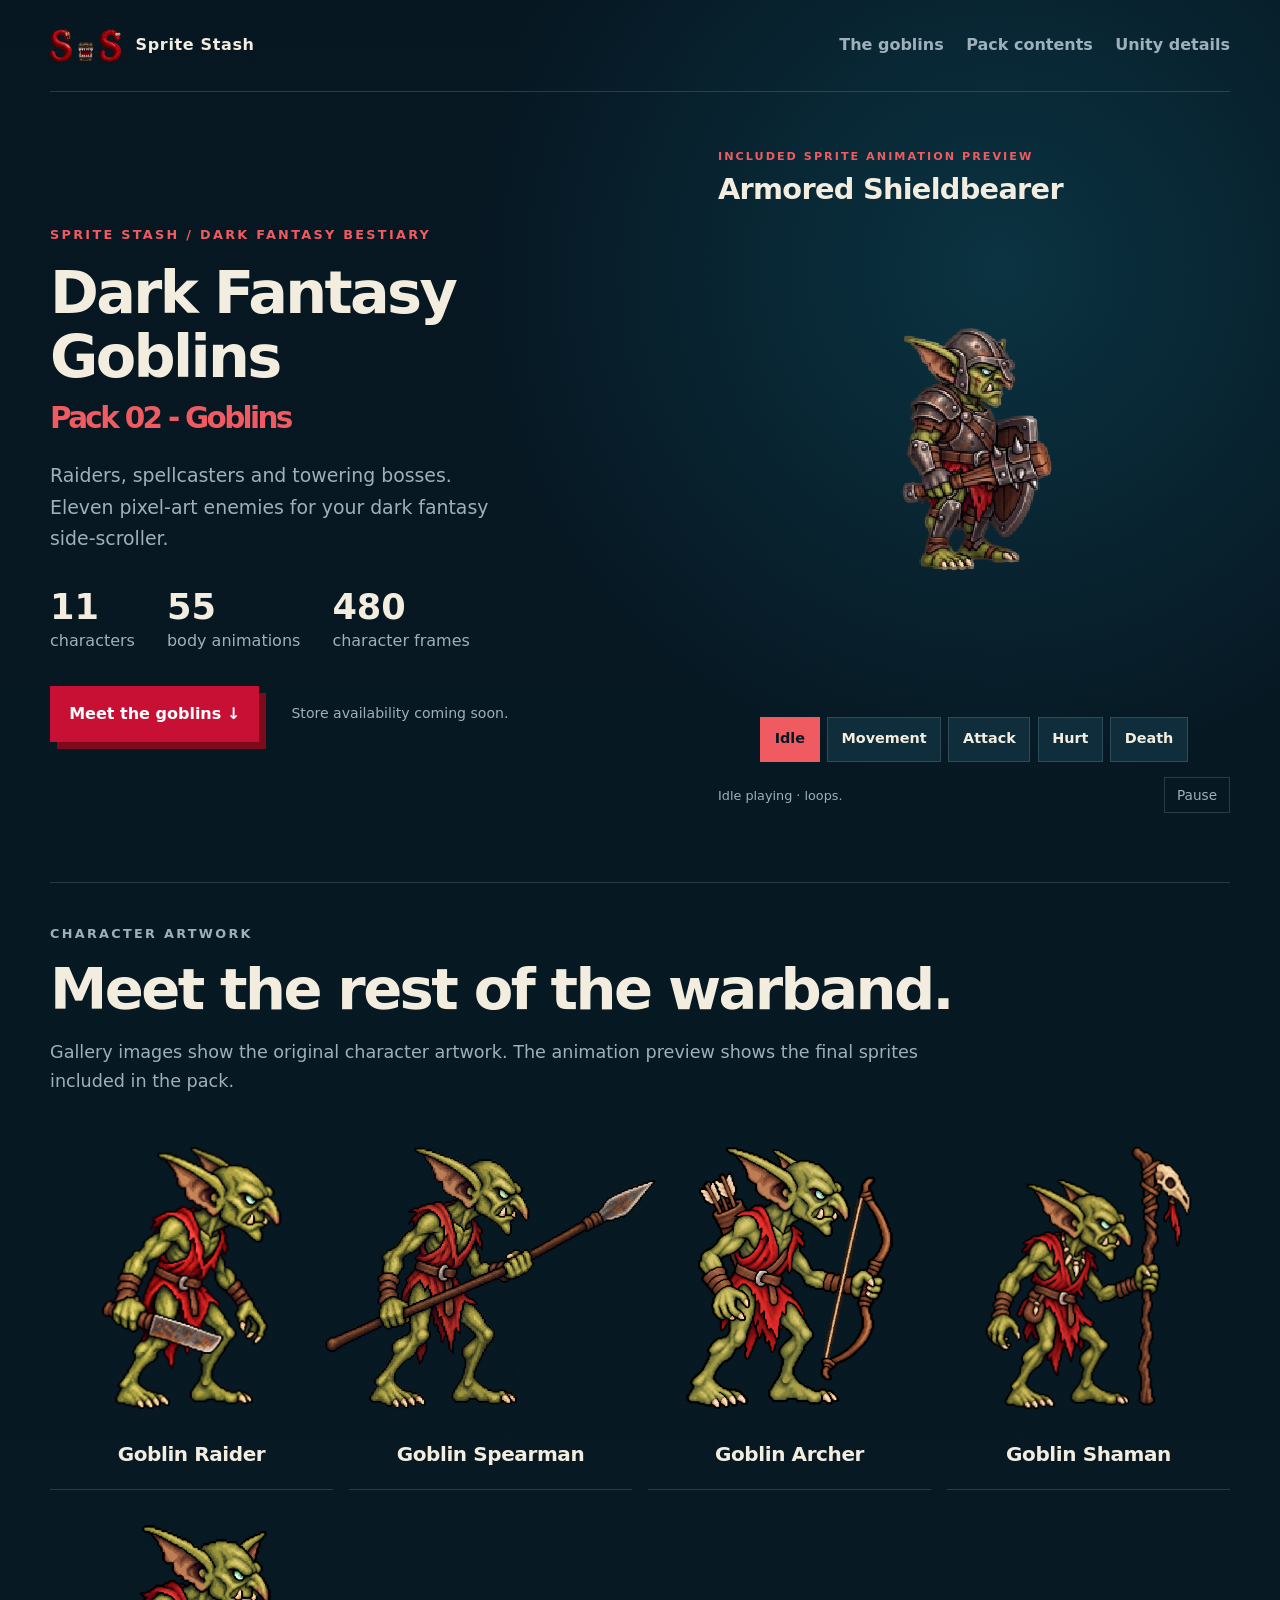
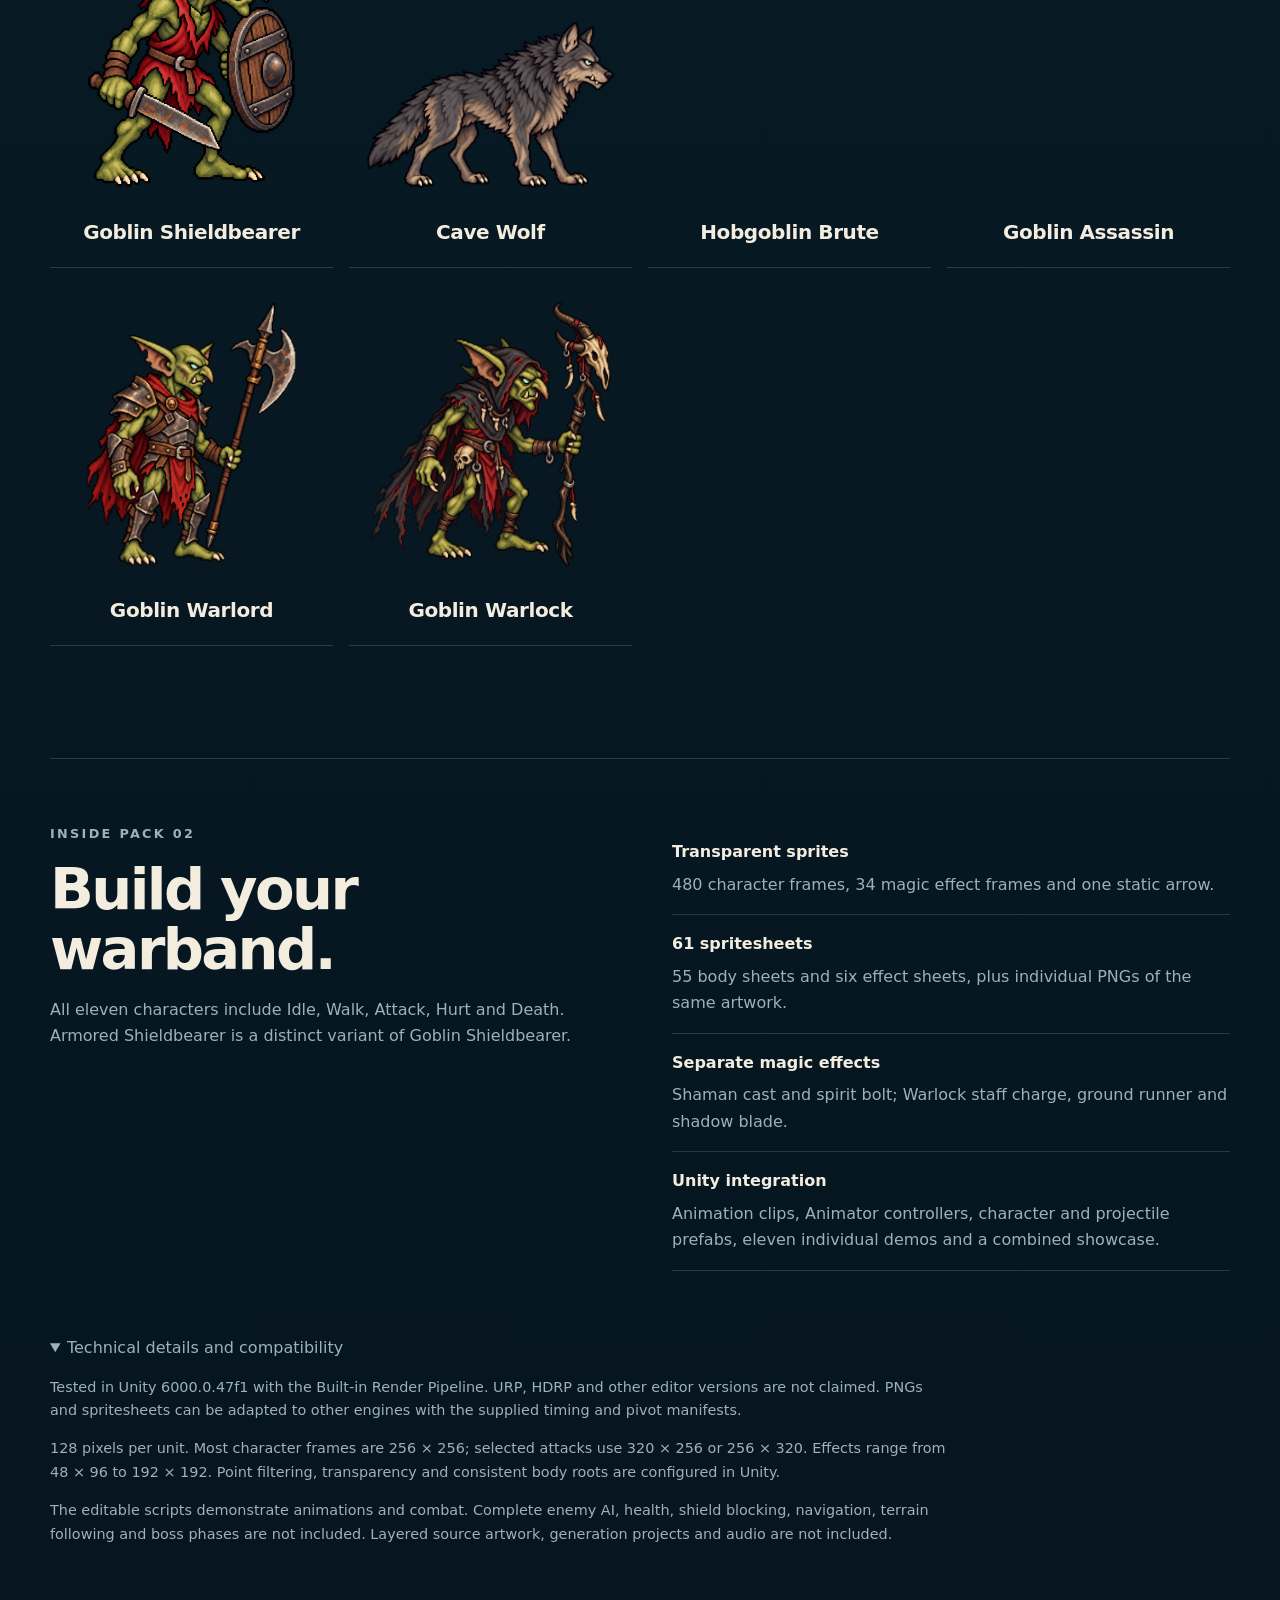
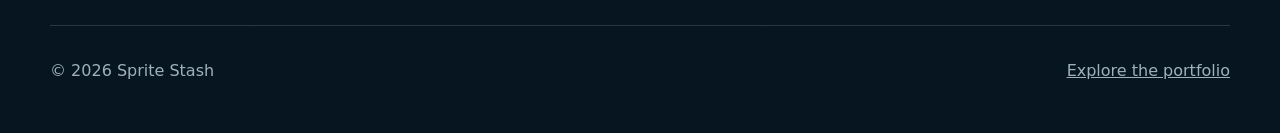
<file: dark-fantasy-goblins-pack-02.html>
<!doctype html><html lang="en"><head>
<meta charset="utf-8"><meta name="viewport" content="width=device-width,initial-scale=1">
<title>Dark Fantasy Goblins — Pack 02 | Sprite Stash</title>
<meta name="description" content="Eleven dark fantasy pixel-art enemies. 55 body animations, 480 character frames and separate magic effects. Preview the Armored Shieldbearer.">
<meta name="theme-color" content="#071923"><link rel="stylesheet" href="styles.css?v=3"><link rel="stylesheet" href="bestiary.css?v=2"><link rel="stylesheet" href="goblins.css?v=16"><script src="goblins.js?v=4" defer></script><link rel="stylesheet" href="artwork-guard.css?v=2"><script src="artwork-guard.js" defer></script></head>
<body class="single-preview-page goblins-page"><a class="skip-link" href="#content">Skip to content</a>
<header class="site-header"><a class="brand" href="index.html" aria-label="Sprite Stash home"><img src="assets/spritestash-logo.png" alt="Sprite Stash logo"><span>Sprite Stash</span></a><nav aria-label="Main navigation"><a href="#roster">The goblins</a><a href="#contents">Pack contents</a><a href="#compatibility">Unity details</a></nav></header>
<main id="content">
<section class="pack-intro pack-showcase" aria-labelledby="pack-title"><div class="pack-summary"><p class="eyebrow">Sprite Stash / Dark Fantasy Bestiary</p><h1 id="pack-title">Dark Fantasy Goblins<span>Pack 02 - Goblins</span></h1><p class="lead">Raiders, spellcasters and towering bosses. Eleven pixel-art enemies for your dark fantasy side-scroller.</p><ul class="pack-facts" aria-label="Pack highlights"><li><strong>11</strong> characters</li><li><strong>55</strong> body animations</li><li><strong>480</strong> character frames</li></ul><div class="pack-actions"><a class="button" href="#roster">Meet the goblins ↓</a><span class="media-note">Store availability coming soon.</span></div></div>
<div class="warrior-preview" aria-labelledby="warrior-title"><div class="warrior-heading"><p class="eyebrow">Included sprite animation preview</p><h2 id="warrior-title">Armored Shieldbearer</h2></div><div class="warrior-stage"><img id="warrior-poster" src="assets/bestiary-pack-02/shieldbearer-poster.png" alt="Armored Shieldbearer idle pose" width="256" height="256" fetchpriority="high"><canvas id="warrior-canvas" width="256" height="256" role="img" aria-label="Armored Shieldbearer idle animation" hidden>Armored Shieldbearer animation preview.</canvas></div><div class="preview-controls" role="group" aria-label="Choose Armored Shieldbearer animation"><button type="button" data-action="Idle" aria-pressed="true" disabled>Idle</button><button type="button" data-action="Movement" aria-pressed="false" disabled>Movement</button><button type="button" data-action="Attack" aria-pressed="false" disabled>Attack</button><button type="button" data-action="Hurt" aria-pressed="false" disabled>Hurt</button><button type="button" data-action="Death" aria-pressed="false" disabled>Death</button></div><div class="playback-controls"><p id="preview-status" class="media-note" role="status" aria-live="polite">Loading preview…</p><button type="button" id="pause-previews" aria-pressed="false" disabled>Pause</button></div><noscript><p class="media-note">Enable JavaScript to try the five animation previews.</p></noscript></div></section>
<section class="pack-section" id="roster"><div class="section-heading"><p class="eyebrow">Character artwork</p><h2>Meet the rest of the warband.</h2><p>Gallery images show the original character artwork. The animation preview shows the final sprites included in the pack.</p></div><div class="monster-grid static-roster"><article class="monster"><div class="monster-stage"><img src="assets/bestiary-pack-02/goblin-raider-two-ears.webp?art=original-v1" alt="Goblin Raider character artwork" width="761" height="1108" loading="lazy" decoding="async"></div><div class="monster-copy"><h3>Goblin Raider</h3></div></article>
<article class="monster"><div class="monster-stage"><img src="assets/bestiary-pack-02/goblin-spearman.webp?art=original-v1" alt="Goblin Spearman original character artwork" width="1143" height="909" loading="lazy" decoding="async"></div><div class="monster-copy"><h3>Goblin Spearman</h3></div></article>
<article class="monster"><div class="monster-stage"><img src="assets/bestiary-pack-02/goblin-archer-two-ears-v2.webp?art=original-v1" alt="Goblin Archer character artwork" width="813" height="1024" loading="lazy" decoding="async"></div><div class="monster-copy"><h3>Goblin Archer</h3></div></article>
<article class="monster"><div class="monster-stage"><img src="assets/bestiary-pack-02/goblin-shaman-two-ears.webp?art=original-v1" alt="Goblin Shaman character artwork" width="908" height="1156" loading="lazy" decoding="async"></div><div class="monster-copy"><h3>Goblin Shaman</h3></div></article>
<article class="monster"><div class="monster-stage"><img src="assets/bestiary-pack-02/goblin-shieldbearer.webp?art=original-v1" alt="Goblin Shieldbearer original character artwork" width="785" height="984" loading="lazy" decoding="async"></div><div class="monster-copy"><h3>Goblin Shieldbearer</h3></div></article>
<article class="monster"><div class="monster-stage"><img src="assets/bestiary-pack-02/cave-wolf.webp?art=original-v1" alt="Cave Wolf original character artwork" width="1217" height="823" loading="lazy" decoding="async"></div><div class="monster-copy"><h3>Cave Wolf</h3></div></article>
<article class="monster"><div class="monster-stage"><img src="assets/bestiary-pack-02/hobgoblin-brute.webp?art=original-v1" alt="Hobgoblin Brute original character artwork" width="856" height="1097" loading="lazy" decoding="async"></div><div class="monster-copy"><h3>Hobgoblin Brute</h3></div></article>
<article class="monster"><div class="monster-stage"><img src="assets/bestiary-pack-02/goblin-assassin.webp?art=original-v1" alt="Goblin Assassin original character artwork" width="685" height="991" loading="lazy" decoding="async"></div><div class="monster-copy"><h3>Goblin Assassin</h3></div></article>
<article class="monster"><div class="monster-stage"><img src="assets/bestiary-pack-02/goblin-warlord.webp?art=original-v1" alt="Goblin Warlord original character artwork" width="956" height="1187" loading="lazy" decoding="async"></div><div class="monster-copy"><h3>Goblin Warlord</h3></div></article>
<article class="monster"><div class="monster-stage"><img src="assets/bestiary-pack-02/goblin-warlock.webp?art=original-v1" alt="Goblin Warlock original character artwork" width="1149" height="1252" loading="lazy" decoding="async"></div><div class="monster-copy"><h3>Goblin Warlock</h3></div></article></div></section>
<section class="pack-section contents" id="contents"><div><p class="eyebrow">Inside Pack 02</p><h2>Build your warband.</h2><p>All eleven characters include Idle, Walk, Attack, Hurt and Death. Armored Shieldbearer is a distinct variant of Goblin Shieldbearer.</p></div><ul class="contents-list"><li><strong>Transparent sprites</strong><span>480 character frames, 34 magic effect frames and one static arrow.</span></li><li><strong>61 spritesheets</strong><span>55 body sheets and six effect sheets, plus individual PNGs of the same artwork.</span></li><li><strong>Separate magic effects</strong><span>Shaman cast and spirit bolt; Warlock staff charge, ground runner and shadow blade.</span></li><li><strong>Unity integration</strong><span>Animation clips, Animator controllers, character and projectile prefabs, eleven individual demos and a combined showcase.</span></li></ul></section>
<section class="pack-section production" id="compatibility"><details open><summary>Technical details and compatibility</summary><p>Tested in Unity 6000.0.47f1 with the Built-in Render Pipeline. URP, HDRP and other editor versions are not claimed. PNGs and spritesheets can be adapted to other engines with the supplied timing and pivot manifests.</p><p>128 pixels per unit. Most character frames are 256 × 256; selected attacks use 320 × 256 or 256 × 320. Effects range from 48 × 96 to 192 × 192. Point filtering, transparency and consistent body roots are configured in Unity.</p><p>The editable scripts demonstrate animations and combat. Complete enemy AI, health, shield blocking, navigation, terrain following and boss phases are not included. Layered source artwork, generation projects and audio are not included.</p></details></section>
</main><footer><span>© 2026 Sprite Stash</span><a href="index.html">Explore the portfolio</a></footer></body></html>
</file>
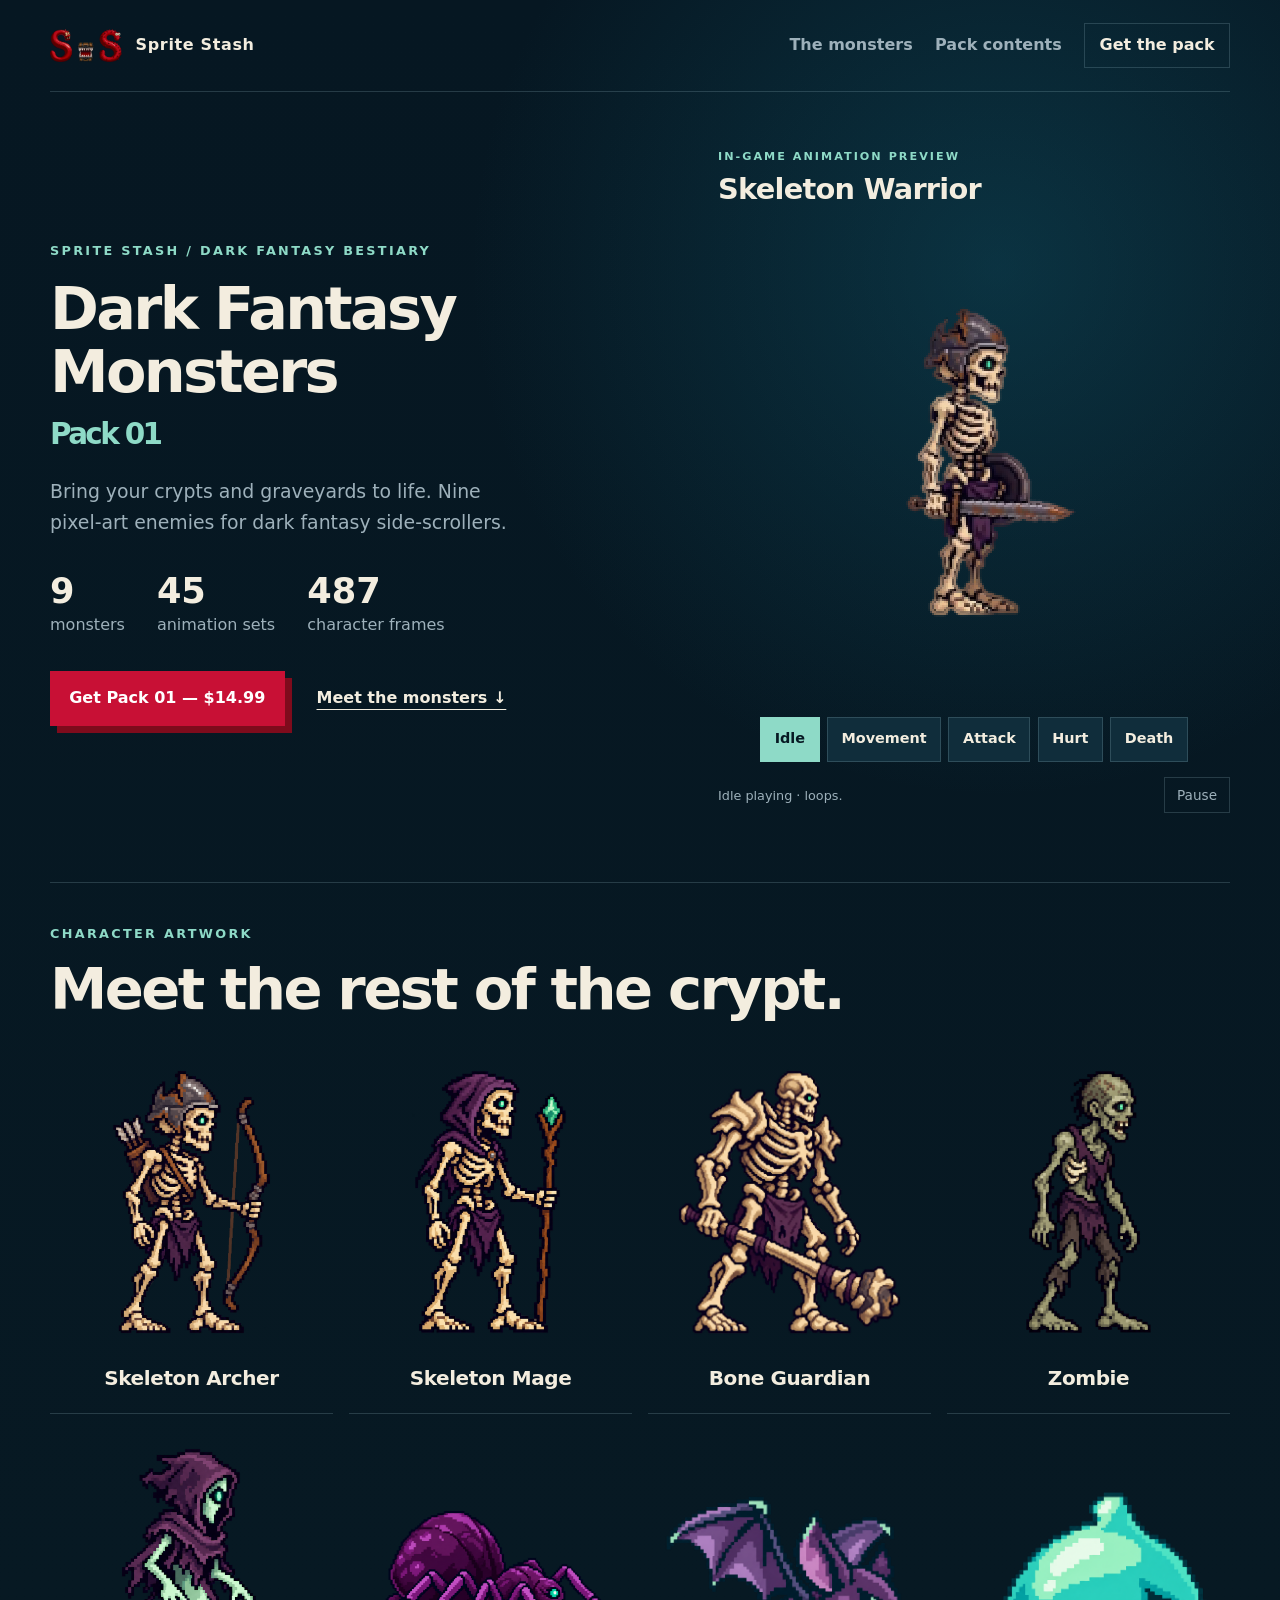
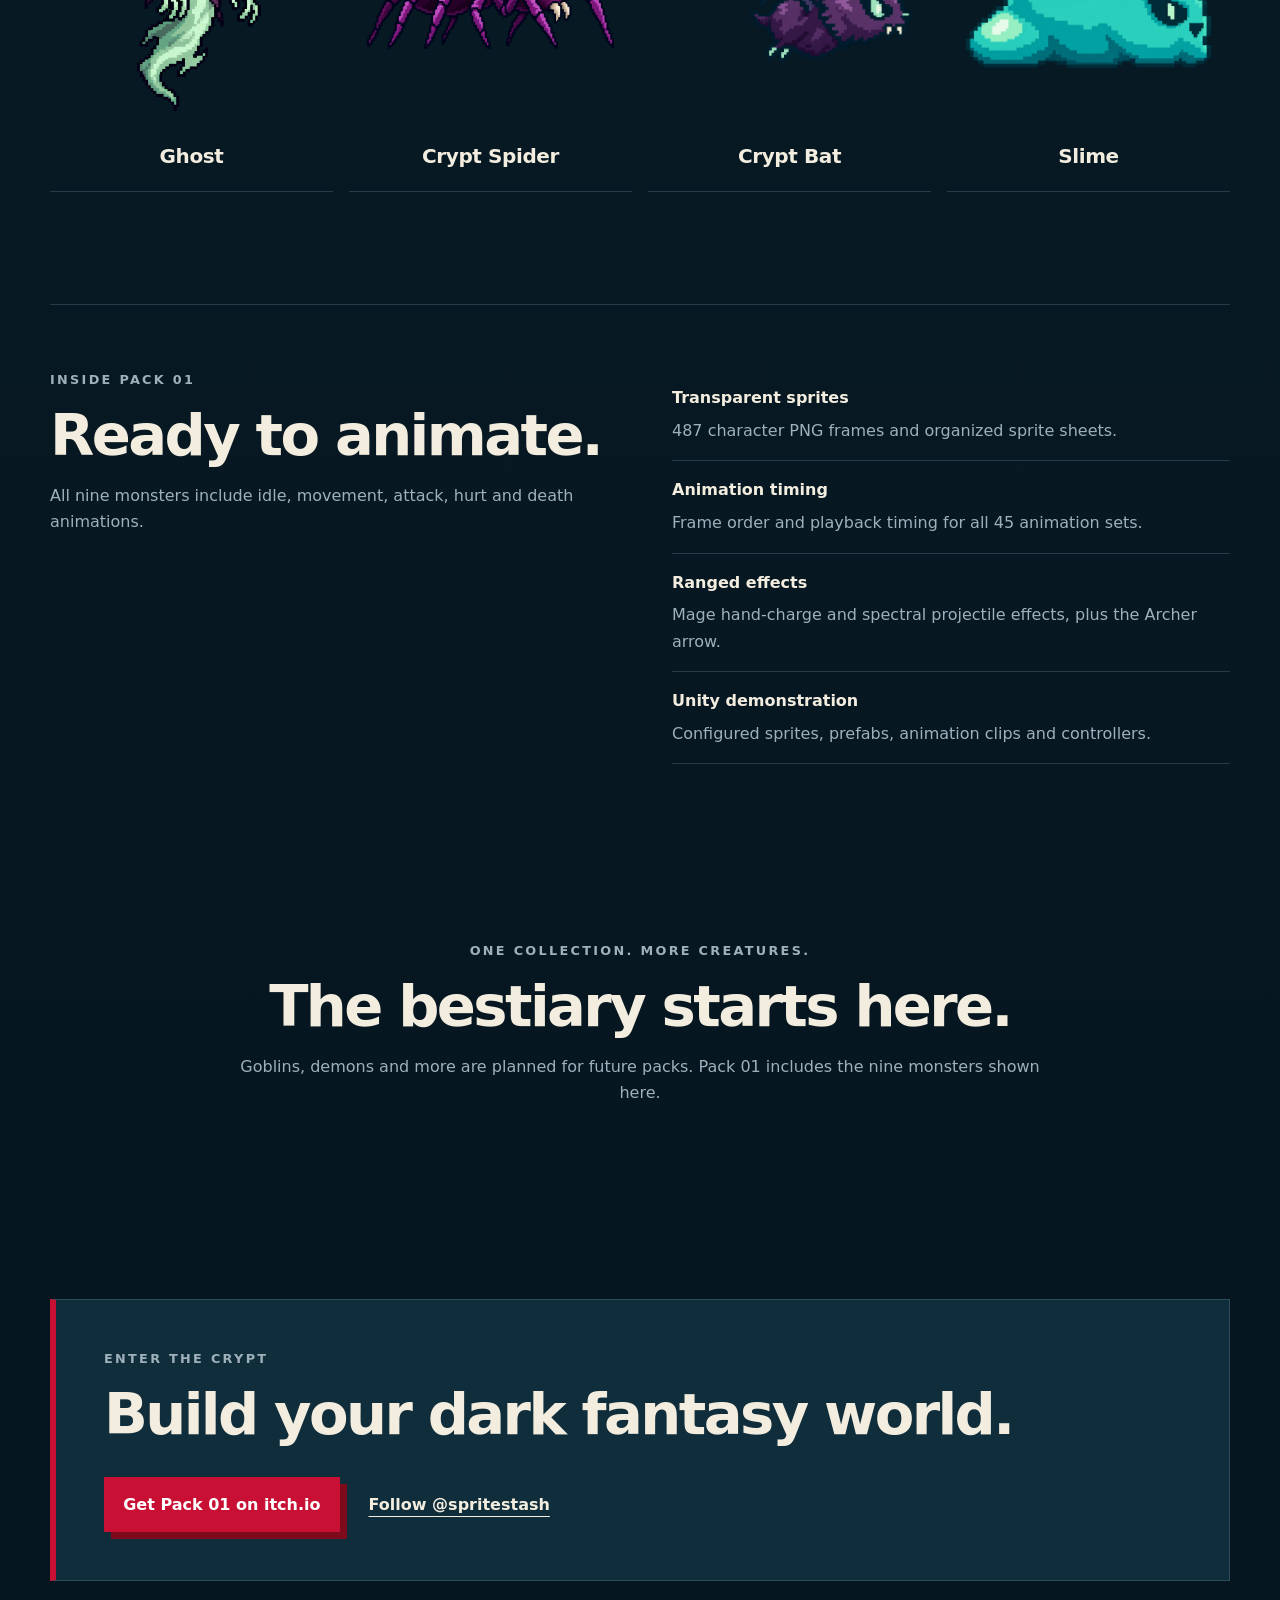
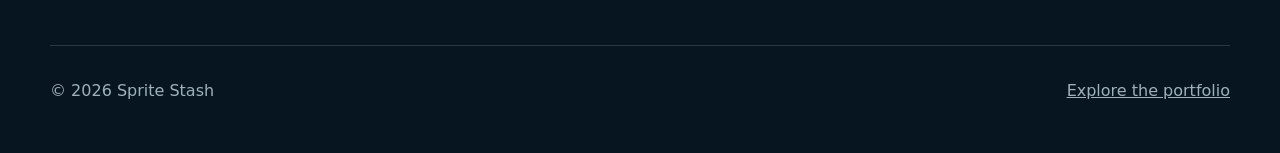
<file: dark-fantasy-monsters-pack-01.html>
<!doctype html>
<html lang="en">
<head>
  <meta charset="utf-8"><meta name="viewport" content="width=device-width,initial-scale=1">
  <title>Dark Fantasy Monsters — Pack 01 | Sprite Stash</title>
  <meta name="description" content="Nine dark fantasy pixel-art monsters, 45 animation sets and 487 character frames. Preview the Skeleton Warrior and meet the Crypta cast.">
  <meta name="theme-color" content="#071923">
  <meta property="og:title" content="Dark Fantasy Monsters — Pack 01">
  <meta property="og:description" content="Nine animated enemies. One growing dark fantasy bestiary.">
  <meta property="og:image" content="https://spritestash.github.io/assets/bestiary-pack-01/social-card.png">
  <meta property="og:type" content="website"><meta property="og:url" content="https://spritestash.github.io/dark-fantasy-monsters-pack-01.html">
  <link rel="stylesheet" href="styles.css?v=3"><link rel="stylesheet" href="bestiary.css?v=2">
  <script src="bestiary.js?v=2" defer></script>
<link rel="stylesheet" href="artwork-guard.css?v=2"><script src="artwork-guard.js" defer></script></head>
<body class="single-preview-page">
<a class="skip-link" href="#content">Skip to content</a>
<header class="site-header">
  <a class="brand" href="index.html" aria-label="Sprite Stash home"><img src="assets/spritestash-logo.png" alt="Sprite Stash logo"><span>Sprite Stash</span></a>
  <nav aria-label="Main navigation"><a href="#roster">The monsters</a><a href="#contents">Pack contents</a><a class="contact-link" href="https://spritestash.itch.io/dark-fantasy-monsters-pack-01">Get the pack</a></nav>
</header>
<main id="content">
  <section class="pack-intro pack-showcase" aria-labelledby="pack-title">
    <div class="pack-summary">
      <p class="eyebrow">Sprite Stash / Dark Fantasy Bestiary</p>
      <h1 id="pack-title">Dark Fantasy Monsters<span>Pack 01</span></h1>
      <p class="lead">Bring your crypts and graveyards to life. Nine pixel-art enemies for dark fantasy side-scrollers.</p>
      <ul class="pack-facts" aria-label="Pack highlights"><li><strong>9</strong> monsters</li><li><strong>45</strong> animation sets</li><li><strong>487</strong> character frames</li></ul>
      <div class="pack-actions"><a class="button" href="https://spritestash.itch.io/dark-fantasy-monsters-pack-01">Get Pack 01 — $14.99</a><a class="text-link" href="#roster">Meet the monsters ↓</a></div>
    </div>
    <div class="warrior-preview" aria-labelledby="warrior-title">
      <div class="warrior-heading"><p class="eyebrow">In-game animation preview</p><h2 id="warrior-title">Skeleton Warrior</h2></div>
      <div class="warrior-stage">
        <img id="warrior-poster" src="assets/bestiary-pack-01/single-preview/warrior-idle-poster.png" alt="Skeleton Warrior idle pose" width="256" height="256" fetchpriority="high">
        <canvas id="warrior-canvas" width="256" height="256" role="img" aria-label="Skeleton Warrior idle animation" hidden>Skeleton Warrior animation preview.</canvas>
      </div>
      <div class="preview-controls" role="group" aria-label="Choose Skeleton Warrior animation">
        <button type="button" data-action="Idle" aria-pressed="true" disabled>Idle</button>
        <button type="button" data-action="Movement" aria-pressed="false" disabled>Movement</button>
        <button type="button" data-action="Attack" aria-pressed="false" disabled>Attack</button>
        <button type="button" data-action="Hurt" aria-pressed="false" disabled>Hurt</button>
        <button type="button" data-action="Death" aria-pressed="false" disabled>Death</button>
      </div>
      <div class="playback-controls"><p id="preview-status" class="media-note" role="status" aria-live="polite">Loading preview…</p><button type="button" id="pause-previews" aria-pressed="false" disabled>Pause</button></div>
      <noscript><p class="media-note">Enable JavaScript to try the five animation previews.</p></noscript>
    </div>
  </section>
  <section class="pack-section" id="roster" aria-labelledby="roster-title">
    <div class="section-heading"><p class="eyebrow">Character artwork</p><h2 id="roster-title">Meet the rest of the crypt.</h2></div>
    <div class="monster-grid static-roster">
      <article class="monster"><div class="monster-stage"><img src="assets/bestiary-pack-01/single-preview/skeleton-archer-artwork.webp?art=original-v1" alt="Skeleton Archer character artwork" width="620" height="1025" loading="lazy" decoding="async"></div><div class="monster-copy"><h3>Skeleton Archer</h3></div></article>
      <article class="monster"><div class="monster-stage"><img src="assets/bestiary-pack-01/single-preview/skeleton-mage-artwork.webp?art=original-v1" alt="Skeleton Mage character artwork" width="560" height="953" loading="lazy" decoding="async"></div><div class="monster-copy"><h3>Skeleton Mage</h3></div></article>
      <article class="monster"><div class="monster-stage"><img src="assets/bestiary-pack-01/single-preview/bone-guardian-artwork.webp?art=original-v1" alt="Bone Guardian character artwork" width="928" height="1091" loading="lazy" decoding="async"></div><div class="monster-copy"><h3>Bone Guardian</h3></div></article>
      <article class="monster"><div class="monster-stage"><img src="assets/bestiary-pack-01/single-preview/zombie-artwork.webp?art=original-v1" alt="Zombie character artwork" width="476" height="970" loading="lazy" decoding="async"></div><div class="monster-copy"><h3>Zombie</h3></div></article>
      <article class="monster"><div class="monster-stage"><img src="assets/bestiary-pack-01/single-preview/ghost-artwork.webp?art=original-v1" alt="Ghost character artwork" width="534" height="991" loading="lazy" decoding="async"></div><div class="monster-copy"><h3>Ghost</h3></div></article>
      <article class="monster"><div class="monster-stage"><img src="assets/bestiary-pack-01/single-preview/crypt-spider-artwork.webp?art=original-v1" alt="Crypt Spider character artwork" width="1467" height="830" loading="lazy" decoding="async"></div><div class="monster-copy"><h3>Crypt Spider</h3></div></article>
      <article class="monster"><div class="monster-stage"><img src="assets/bestiary-pack-01/single-preview/crypt-bat-artwork.webp?art=original-v1" alt="Crypt Bat character artwork" width="1087" height="744" loading="lazy" decoding="async"></div><div class="monster-copy"><h3>Crypt Bat</h3></div></article>
      <article class="monster"><div class="monster-stage"><img src="assets/bestiary-pack-01/single-preview/slime-artwork.webp?art=original-v1" alt="Slime character artwork" width="1082" height="779" loading="lazy" decoding="async"></div><div class="monster-copy"><h3>Slime</h3></div></article>
    </div>
  </section>
  <section class="pack-section contents" id="contents">
    <div><p class="eyebrow">Inside Pack 01</p><h2>Ready to animate.</h2><p>All nine monsters include idle, movement, attack, hurt and death animations.</p></div>
    <ul class="contents-list">
      <li><strong>Transparent sprites</strong><span>487 character PNG frames and organized sprite sheets.</span></li>
      <li><strong>Animation timing</strong><span>Frame order and playback timing for all 45 animation sets.</span></li>
      <li><strong>Ranged effects</strong><span>Mage hand-charge and spectral projectile effects, plus the Archer arrow.</span></li>
      <li><strong>Unity demonstration</strong><span>Configured sprites, prefabs, animation clips and controllers.</span></li>
    </ul>
  </section>
  <section class="pack-section future"><p class="eyebrow">One collection. More creatures.</p><h2>The bestiary starts here.</h2><p>Goblins, demons and more are planned for future packs. Pack 01 includes the nine monsters shown here.</p></section>
  <section class="pack-section" id="updates"><div class="release-update"><p class="eyebrow">Enter the crypt</p><h2>Build your dark fantasy world.</h2><div class="pack-actions"><a class="button" href="https://spritestash.itch.io/dark-fantasy-monsters-pack-01">Get Pack 01 on itch.io</a><a class="text-link" href="https://www.instagram.com/spritestash/" target="_blank" rel="noopener noreferrer">Follow @spritestash</a></div></div></section>
  
</main>
<footer><span>© 2026 Sprite Stash</span><a href="index.html">Explore the portfolio</a></footer>
</body>
</html>
</file>
<file: styles.css>
:root {
  color-scheme: dark;
  --ink: #f7f3e8;
  --muted: #9eb1bb;
  --bg: #071a27;
  --panel: #0d2838;
  --panel-strong: #12384b;
  --line: rgba(183, 221, 232, 0.18);
  --accent: #c4142f;
  --accent-dark: #7e0b1c;
  --accent-light: #ff9c72;
  --cyan: #7ee8e3;
  --max: 1180px;
}

* { box-sizing: border-box; }
html { scroll-behavior: smooth; }
body {
  margin: 0;
  background:
    radial-gradient(circle at 78% 8%, rgba(20, 104, 126, 0.34), transparent 33rem),
    linear-gradient(180deg, #061722 0%, var(--bg) 48%, #06151f 100%);
  color: var(--ink);
  font-family: Inter, ui-sans-serif, system-ui, -apple-system, BlinkMacSystemFont, "Segoe UI", sans-serif;
  font-size: 1rem;
  line-height: 1.65;
}

img { display: block; max-width: 100%; }
a { color: inherit; }

.site-header {
  width: min(calc(100% - 2rem), var(--max));
  margin: 0 auto;
  min-height: 92px;
  display: flex;
  align-items: center;
  justify-content: space-between;
  gap: 2rem;
  border-bottom: 1px solid var(--line);
}

.brand {
  display: inline-flex;
  align-items: center;
  gap: .85rem;
  text-decoration: none;
  font-weight: 800;
  letter-spacing: .04em;
}
.brand img { width: 72px; height: 38px; object-fit: contain; object-position: left center; }
.site-header nav { display: flex; align-items: center; gap: 1.4rem; }
.site-header nav a { color: var(--muted); text-decoration: none; font-weight: 650; }
.site-header nav a:hover, .site-header nav a:focus-visible { color: var(--ink); }
.site-header .contact-link { color: var(--ink); border: 1px solid var(--line); padding: .55rem .9rem; }

main { overflow: hidden; }
.hero, .portfolio, .about, .contact, footer {
  width: min(calc(100% - 2rem), var(--max));
  margin-inline: auto;
}

.hero {
  min-height: 670px;
  display: grid;
  grid-template-columns: minmax(0, 1.15fr) minmax(320px, .85fr);
  align-items: center;
  gap: 4rem;
  padding: 6rem 0;
}
.eyebrow {
  margin: 0 0 1rem;
  color: var(--cyan);
  font-size: .8rem;
  font-weight: 850;
  letter-spacing: .18em;
  text-transform: uppercase;
}
h1, h2, h3 { margin: 0; line-height: 1.05; letter-spacing: -.045em; }
h1 { max-width: 780px; font-size: clamp(4rem, 9vw, 8.2rem); }
h2 { font-size: clamp(2.35rem, 5vw, 4.7rem); }
h3 { font-size: clamp(1.8rem, 3vw, 2.8rem); }
.hero-text { max-width: 700px; margin: 2rem 0; color: var(--muted); font-size: clamp(1.05rem, 1.6vw, 1.3rem); }
.button {
  display: inline-block;
  background: var(--accent);
  color: white;
  padding: .9rem 1.2rem;
  text-decoration: none;
  font-weight: 800;
  box-shadow: 7px 7px 0 var(--accent-dark);
}
.button:hover, .button:focus-visible { transform: translate(-2px, -2px); box-shadow: 9px 9px 0 var(--accent-dark); }
.hero-mark {
  aspect-ratio: 1;
  display: grid;
  place-items: center;
  background: linear-gradient(145deg, var(--panel-strong), rgba(8, 29, 41, .45));
  border: 1px solid var(--line);
  box-shadow: 24px 24px 0 rgba(126, 232, 227, .08);
}
.hero-mark img { width: 84%; image-rendering: pixelated; }

.portfolio { padding: 7rem 0; }
.section-heading { max-width: 780px; margin-bottom: 3rem; }
.section-heading > p:last-child { color: var(--muted); font-size: 1.1rem; }
.project-grid { display: grid; gap: 2rem; }
.project-card {
  display: grid;
  grid-template-columns: minmax(0, 1.25fr) minmax(300px, .75fr);
  min-height: 430px;
  overflow: hidden;
  background: var(--panel);
  border: 1px solid var(--line);
}
.project-card:nth-child(even) { grid-template-columns: minmax(300px, .75fr) minmax(0, 1.25fr); }
.project-card:nth-child(even) > img { order: 2; }
.project-card > img { width: 100%; height: 100%; object-fit: cover; image-rendering: pixelated; background: #0a2231; }
.project-copy { padding: clamp(2rem, 5vw, 4rem); align-self: center; }
.project-copy > p:not(.project-number) { color: var(--muted); }
.project-number { margin: 0 0 1.6rem; color: var(--accent-light); font-weight: 900; letter-spacing: .14em; }
.project-copy ul { margin: 1.4rem 0 0; padding: 0; list-style: none; }
.project-copy li { padding: .5rem 0; border-top: 1px solid var(--line); color: #d4e1e5; }

.about {
  display: grid;
  grid-template-columns: 1fr 1fr;
  gap: 5rem;
  padding: 8rem 0;
  border-top: 1px solid var(--line);
}
.about-copy { color: var(--muted); font-size: 1.12rem; }
.about-copy p:first-child { margin-top: 0; }

.contact {
  padding: clamp(3rem, 8vw, 7rem);
  background: var(--accent);
  color: white;
  margin-bottom: 5rem;
}
.contact .eyebrow { color: white; opacity: .75; }
.contact p { margin-bottom: .5rem; }
.contact-options { display: flex; flex-wrap: wrap; gap: 1rem 2rem; margin-top: 1.3rem; }
.contact-options a { font-size: clamp(1.05rem, 2.5vw, 1.65rem); font-weight: 850; text-underline-offset: .25em; overflow-wrap: anywhere; }

footer {
  display: flex;
  justify-content: space-between;
  gap: 1rem;
  padding: 2rem 0 3rem;
  color: var(--muted);
  border-top: 1px solid var(--line);
}

@media (max-width: 820px) {
  .site-header { min-height: 80px; }
  .site-header nav a:not(.contact-link) { display: none; }
  .hero { min-height: auto; grid-template-columns: 1fr; padding: 4rem 0 6rem; }
  .hero-mark { max-width: 500px; width: 100%; }
  .project-card, .project-card:nth-child(even) { grid-template-columns: 1fr; }
  .project-card:nth-child(even) > img { order: 0; }
  .project-card > img { aspect-ratio: 3 / 2; height: auto; }
  .about { grid-template-columns: 1fr; gap: 2rem; padding: 6rem 0; }
}

@media (max-width: 520px) {
  .brand span { display: none; }
  .hero, .portfolio, .about, .contact, footer, .site-header { width: min(calc(100% - 1.2rem), var(--max)); }
  h1 { font-size: clamp(3.2rem, 18vw, 5rem); }
  .project-copy { padding: 1.5rem; }
  .contact { padding: 2rem 1.5rem; }
  footer { flex-direction: column; }
}

@media (prefers-reduced-motion: reduce) {
  html { scroll-behavior: auto; }
  *, *::before, *::after { transition-duration: .01ms !important; animation-duration: .01ms !important; }
}
</file>
<file: bestiary.css>
:root{--bg:#071923;--panel:#102d3b;--ink:#f3eddf;--cyan:#8edac7;--accent:#c81035}
.skip-link{position:absolute;left:1rem;top:-6rem;z-index:3;background:var(--ink);color:var(--bg);padding:1rem}.skip-link:focus{top:1rem}
.pack-intro,.pack-section{width:min(calc(100% - 2rem),var(--max));margin-inline:auto}
.pack-intro{padding:7rem 0 3rem}.pack-intro h1{font-size:clamp(3rem,7vw,6.8rem);max-width:1000px}.pack-intro h1 span{display:block;color:var(--cyan);font-size:.5em;margin-top:.5em}
.lead{font-size:clamp(1.15rem,2vw,1.45rem);color:var(--muted);max-width:820px;margin:2rem 0}.pack-actions{display:flex;align-items:center;flex-wrap:wrap;gap:1.8rem}.text-link{text-underline-offset:.35em;font-weight:750}
.pack-facts{display:flex;flex-wrap:wrap;gap:2rem 4rem;padding:0;margin:3rem 0;list-style:none;color:var(--muted)}.pack-facts strong{display:block;font-size:2.5rem;color:var(--ink);line-height:1.2}
.pack-section{padding:4rem 0}.pack-section .section-heading{max-width:920px}.pack-section h2{font-size:clamp(2rem,4.5vw,4rem)}.presentation{display:block;width:100%;border:1px solid var(--line);background:var(--panel)}
.media-note{font-size:.88rem;color:var(--muted)}.preview-controls{display:flex;flex-wrap:wrap;gap:.7rem}.preview-controls button{font:inherit;font-weight:700;cursor:pointer;border:1px solid var(--line);color:var(--ink);background:var(--panel);padding:.65rem 1.2rem}.preview-controls button[aria-pressed=true]{border-color:var(--cyan);background:var(--cyan);color:var(--bg)}.preview-controls #pause-previews{margin-left:auto}
.monster-grid{display:grid;grid-template-columns:repeat(3,minmax(0,1fr));gap:1.2rem;margin-top:1.5rem}.monster{border:1px solid var(--line);background:var(--panel)}.monster-stage{height:280px;display:flex;align-items:center;justify-content:center;overflow:hidden}.monster-stage img{width:100%;height:100%;object-fit:contain;image-rendering:pixelated}.monster-copy{padding:1.3rem}.monster-copy h3{font-size:1.7rem;letter-spacing:-.02em}.monster-copy p:last-child{color:var(--muted);font-size:.94rem}.monster-copy .eyebrow{font-size:.7rem;margin-bottom:.5rem}
.contents{display:grid;grid-template-columns:1fr 1fr;gap:4rem;border-top:1px solid var(--line);margin-top:3rem}.contents p,.future p{color:var(--muted)}.contents-list{list-style:none;padding:0;margin:0}.contents-list li{padding:1rem 0;border-bottom:1px solid var(--line)}.contents-list strong,.contents-list span{display:block}.contents-list span{color:var(--muted);margin-top:.4rem}
.future{max-width:850px;margin-left:auto;margin-right:auto;text-align:center;padding:7rem 1rem}.release-update{padding:3rem;border:1px solid var(--line);border-left:6px solid var(--accent);background:var(--panel)}.release-update p{max-width:800px;color:var(--muted)}.production{padding-top:0;color:var(--muted)}.production summary{cursor:pointer}.production p{max-width:900px;font-size:.9rem}
.bestiary-hero-media video{width:100%;border:1px solid var(--line);display:block}.bestiary-hero-media{min-width:0}.project-button{margin-top:1.5rem}.project-card:has(.project-button)>img{object-fit:contain}.hero h1{font-size:clamp(3.8rem,8vw,7.4rem)}
button:focus-visible,a:focus-visible,summary:focus-visible{outline:3px solid var(--cyan);outline-offset:5px}
@media(max-width:820px){.monster-grid{grid-template-columns:repeat(2,minmax(0,1fr))}.contents{grid-template-columns:1fr;gap:2rem}.pack-intro{padding-top:4rem}.release-update{padding:2rem}.hero{gap:2rem}}
@media(max-width:520px){.monster-grid{grid-template-columns:1fr}.monster-stage{height:300px}.preview-controls #pause-previews{margin-left:0}.preview-controls button{padding:.6rem .9rem}.pack-intro h1{font-size:3.1rem}.pack-facts{gap:1.5rem}.pack-facts strong{font-size:2rem}.release-update{padding:1.5rem}.site-header{gap:1rem}}

/* Pack page: one final-sprite preview and a static character-art gallery. */
.crypta-cover{display:grid;grid-template-columns:1.35fr .85fr 1fr;gap:.5rem;align-items:center;padding:clamp(1rem,3vw,2.5rem);background:#0a2231;min-height:430px;overflow:hidden}
.crypta-cover img{width:100%;height:460px;max-height:100%;object-fit:contain;image-rendering:pixelated}
@media(max-width:820px){.crypta-cover{min-height:0;aspect-ratio:3/2}.crypta-cover img{height:100%;min-height:0}}
.crypta-hero-cover{min-height:0;aspect-ratio:4/3;background:transparent;padding:0;gap:.5rem}
.crypta-hero-cover img{height:100%;min-height:0}
.pack-showcase{display:grid;grid-template-columns:minmax(0,1fr) 512px;gap:3rem;align-items:center;padding:3.5rem 0 4rem}
.pack-showcase h1{font-size:clamp(2.8rem,4.6vw,4.5rem);line-height:1.08}
.pack-showcase .lead{font-size:1.18rem;max-width:470px;margin:1.6rem 0}
.pack-showcase .pack-facts{gap:1.4rem 2rem;margin:2rem 0}
.pack-showcase .pack-facts strong{font-size:2.2rem}
.pack-showcase .pack-actions{gap:1.4rem 2rem}
.warrior-preview{width:512px;max-width:100%;justify-self:center}
.warrior-heading .eyebrow{font-size:.7rem;margin-bottom:.5rem}
.warrior-heading h2{font-size:1.8rem;letter-spacing:-.025em}
.warrior-stage{height:512px;display:grid;place-items:center}
.warrior-stage canvas,.warrior-stage img{width:512px;height:512px;max-width:100%;image-rendering:pixelated;object-fit:contain}
[hidden]{display:none!important}
.warrior-preview .preview-controls{gap:.45rem;justify-content:center}
.warrior-preview .preview-controls button{padding:.6rem .85rem;font-size:.9rem}
.preview-controls button:disabled,.playback-controls button:disabled{cursor:wait;opacity:.5}
.playback-controls{display:flex;align-items:center;justify-content:space-between;gap:1rem;margin-top:.7rem;min-height:2.8rem}
.playback-controls .media-note{margin:0;font-size:.8rem}
.playback-controls button{font:inherit;font-size:.85rem;background:transparent;color:var(--muted);border:1px solid var(--line);padding:.35rem .75rem;cursor:pointer}
.single-preview-page #roster{padding-top:2.5rem;border-top:1px solid var(--line)}
.single-preview-page .section-heading{margin-bottom:2rem}
.static-roster{grid-template-columns:repeat(4,minmax(0,1fr));gap:1rem}
.static-roster .monster{background:transparent;border:0;border-bottom:1px solid var(--line)}
.static-roster .monster-stage{height:300px;padding:1rem}
.static-roster .monster-stage img{object-fit:contain}
.static-roster .monster-copy{padding:1rem .5rem 1.5rem;text-align:center}
.static-roster .monster-copy h3{font-size:1.25rem;letter-spacing:-.02em}
.single-preview-page .release-update h2{margin-bottom:2rem}
@media(max-width:1080px){.pack-showcase{grid-template-columns:minmax(0,1fr) 384px;gap:2rem}.warrior-preview{width:384px}.warrior-stage{height:384px}.warrior-stage canvas,.warrior-stage img{width:256px;height:256px}.static-roster{grid-template-columns:repeat(2,minmax(0,1fr))}.static-roster .monster-stage{height:320px}}
@media(max-width:760px){.pack-showcase{grid-template-columns:1fr;padding-top:2.5rem;gap:2.8rem}.pack-showcase .pack-summary{max-width:560px}.warrior-preview{width:512px}.warrior-stage{height:512px}.warrior-stage canvas,.warrior-stage img{width:512px;height:512px}.pack-showcase h1{font-size:clamp(2.8rem,8vw,4rem)}.pack-showcase .lead{max-width:100%}}
@media(max-width:560px){.warrior-preview{width:100%}.warrior-stage{height:300px}.warrior-stage canvas,.warrior-stage img{width:256px;height:256px}.warrior-preview .preview-controls button{padding:.55rem .65rem;font-size:.85rem}.pack-showcase .pack-facts{gap:1rem 1.5rem}.static-roster{grid-template-columns:repeat(2,minmax(0,1fr))}.static-roster .monster-stage{height:240px;padding:.4rem}.static-roster .monster-copy h3{font-size:1.05rem}.single-preview-page .pack-section h2{font-size:2.35rem}}
@media(max-width:360px){.static-roster{grid-template-columns:1fr}.static-roster .monster-stage{height:300px}}
@media(max-width:760px){
  .pack-showcase{display:flex;flex-direction:column;align-items:stretch;gap:0}
  .pack-summary{display:contents}
  .pack-summary>.eyebrow{order:0}
  .pack-summary>h1{order:1}
  .pack-summary>.lead{order:2;margin:1.2rem 0 1.8rem}
  .warrior-preview{order:3;align-self:center}
  .pack-summary>.pack-facts{order:4;margin:1.8rem 0}
  .pack-summary>.pack-actions{order:5}
}
@media(max-width:560px){
  .warrior-stage{height:auto;aspect-ratio:1}
  .warrior-stage canvas,.warrior-stage img{width:100%;height:auto;aspect-ratio:1}
  .pack-showcase{padding-top:1.8rem}
}
</file>
<file: goblins.css>
.goblins-page{--cyan:#ef5b60}.goblins-page .pack-intro h1 span{color:#ef5b60}.draft-notice{max-width:1200px;margin:1rem auto;padding:1rem;border-left:4px solid #bd101e;color:#f3eddf;background:#102d3b}.pack-cover img{display:block;width:100%;height:auto}.goblins-page .monster-stage img{max-height:280px;width:auto;max-width:100%}.goblins-page .section-heading p{color:var(--muted)}
.goblins-page .warrior-stage canvas,.goblins-page .warrior-stage img{transform:scale(.7)}
.goblins-page .monster-stage:has(img[src*="goblin-spearman.webp"]){overflow:visible;align-items:center;position:relative;z-index:1}
.goblins-page .monster-stage img[src*="goblin-spearman.webp"]{max-width:none;flex-shrink:0}
.goblins-cover-trio{display:grid;grid-template-columns:repeat(3,minmax(0,1fr));gap:5%;align-items:end}
.goblins-cover-trio img{width:100%;height:clamp(100px,31vw,440px);object-fit:contain;object-position:center bottom;image-rendering:pixelated}

.goblins-cover-trio img[src*='goblin-raider-']{transform:scale(.7);transform-origin:center bottom}

.goblins-cover-trio img[src^='assets/bestiary-pack-02/goblin-warlord.webp']{transform:translateX(15%)}

.goblins-page .monster-stage img[src*="cave-wolf.webp"]{object-position:center bottom}

.project-card.goblins-project-card{grid-template-columns:minmax(0,1.25fr) minmax(300px,.75fr)}
@media(max-width:820px){.project-card.goblins-project-card{grid-template-columns:1fr}}

.goblins-project-card .goblins-cover-trio{align-content:center}
.goblins-project-card .goblins-cover-trio img{height:clamp(140px,22vw,300px)}

.goblins-hero-cover{min-height:0;padding:0;aspect-ratio:2/1;background:transparent;grid-template-rows:minmax(0,1fr)}
.goblins-hero-cover img{height:100%;min-height:0}
.project-card.crypta-project-card{grid-template-columns:minmax(0,1.25fr) minmax(300px,.75fr)}
@media(max-width:820px){.project-card.crypta-project-card{grid-template-columns:1fr}}
</file>
<file: demons.css>
/* Pack 03 inherits the established Crypt/Goblins typography and layout. */
.demons-page{--cyan:#ef5b60}
.demons-page .pack-intro h1 span{color:var(--cyan)}
.demons-page .section-heading p{color:var(--muted)}
.demons-page .warrior-stage{height:auto;aspect-ratio:9/7}
.demons-page .warrior-stage canvas,.demons-page .warrior-stage img{width:100%;height:auto;aspect-ratio:9/7;transform:none}
.demons-page .monster-stage{align-items:flex-end}
.demons-page .monster-stage img{height:auto;width:auto;max-height:280px;max-width:100%;object-position:center bottom}
.demons-cover-trio{display:grid;grid-template-columns:repeat(3,minmax(0,1fr));gap:5%;align-items:end;text-decoration:none}
.demons-cover-trio img{width:100%;height:clamp(130px,26vw,390px);min-height:0;object-fit:contain;object-position:center bottom;image-rendering:auto}
.demons-hero-cover{min-height:0;padding:0;aspect-ratio:1.9;background:transparent;grid-template-rows:minmax(0,1fr)}
.demons-hero-cover img{height:100%}
.project-card.demons-project-card{grid-template-columns:minmax(0,1.25fr) minmax(300px,.75fr)}
.demons-project-card .demons-cover-trio{align-content:center}
.demons-project-card .demons-cover-trio img{height:clamp(150px,22vw,300px)}
@media(max-width:1080px){.demons-page .warrior-stage canvas,.demons-page .warrior-stage img{width:100%;height:auto}}
@media(max-width:820px){.project-card.demons-project-card{grid-template-columns:1fr}}
@media(max-width:560px){.demons-page .monster-stage img{max-height:220px}.demons-page .warrior-stage{aspect-ratio:9/7}}

/* Keep dense artwork at native resolution with smooth browser downscaling. */
.demons-page .monster-stage img[src*="demon-archmage.webp"],
.demons-page .monster-stage img[src*="demon-stalker.webp"],
.demons-cover-trio img[src*="demon-archmage.webp"]{image-rendering:auto}
</file>
<file: artwork-guard.css>
main img, main canvas {
  -webkit-user-drag: none;
  -webkit-touch-callout: none;
  user-select: none;
}

/* Approved promotional artwork stays at native resolution. Smooth browser
   downscaling preserves fine detail; animation sprites/canvases stay pixelated. */
.monster-stage img,.crypta-cover img{image-rendering:auto}
</file>
